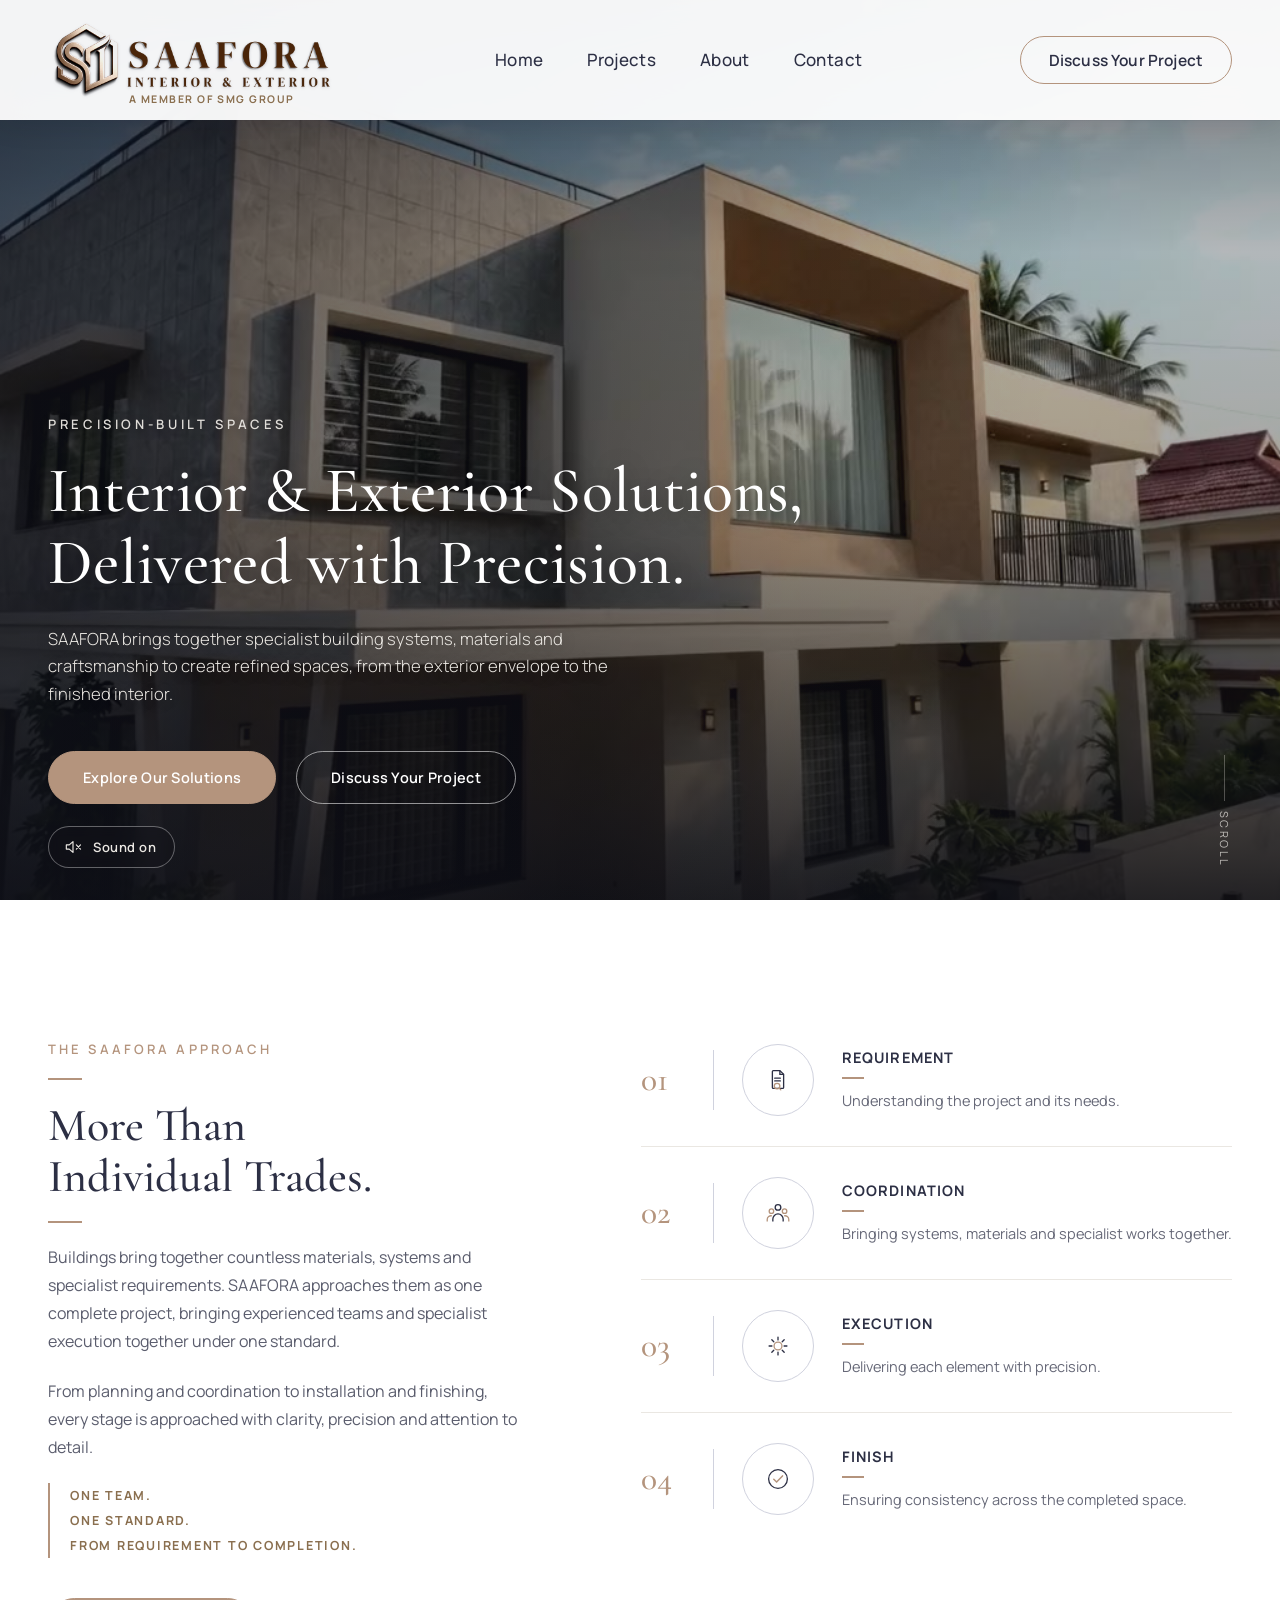
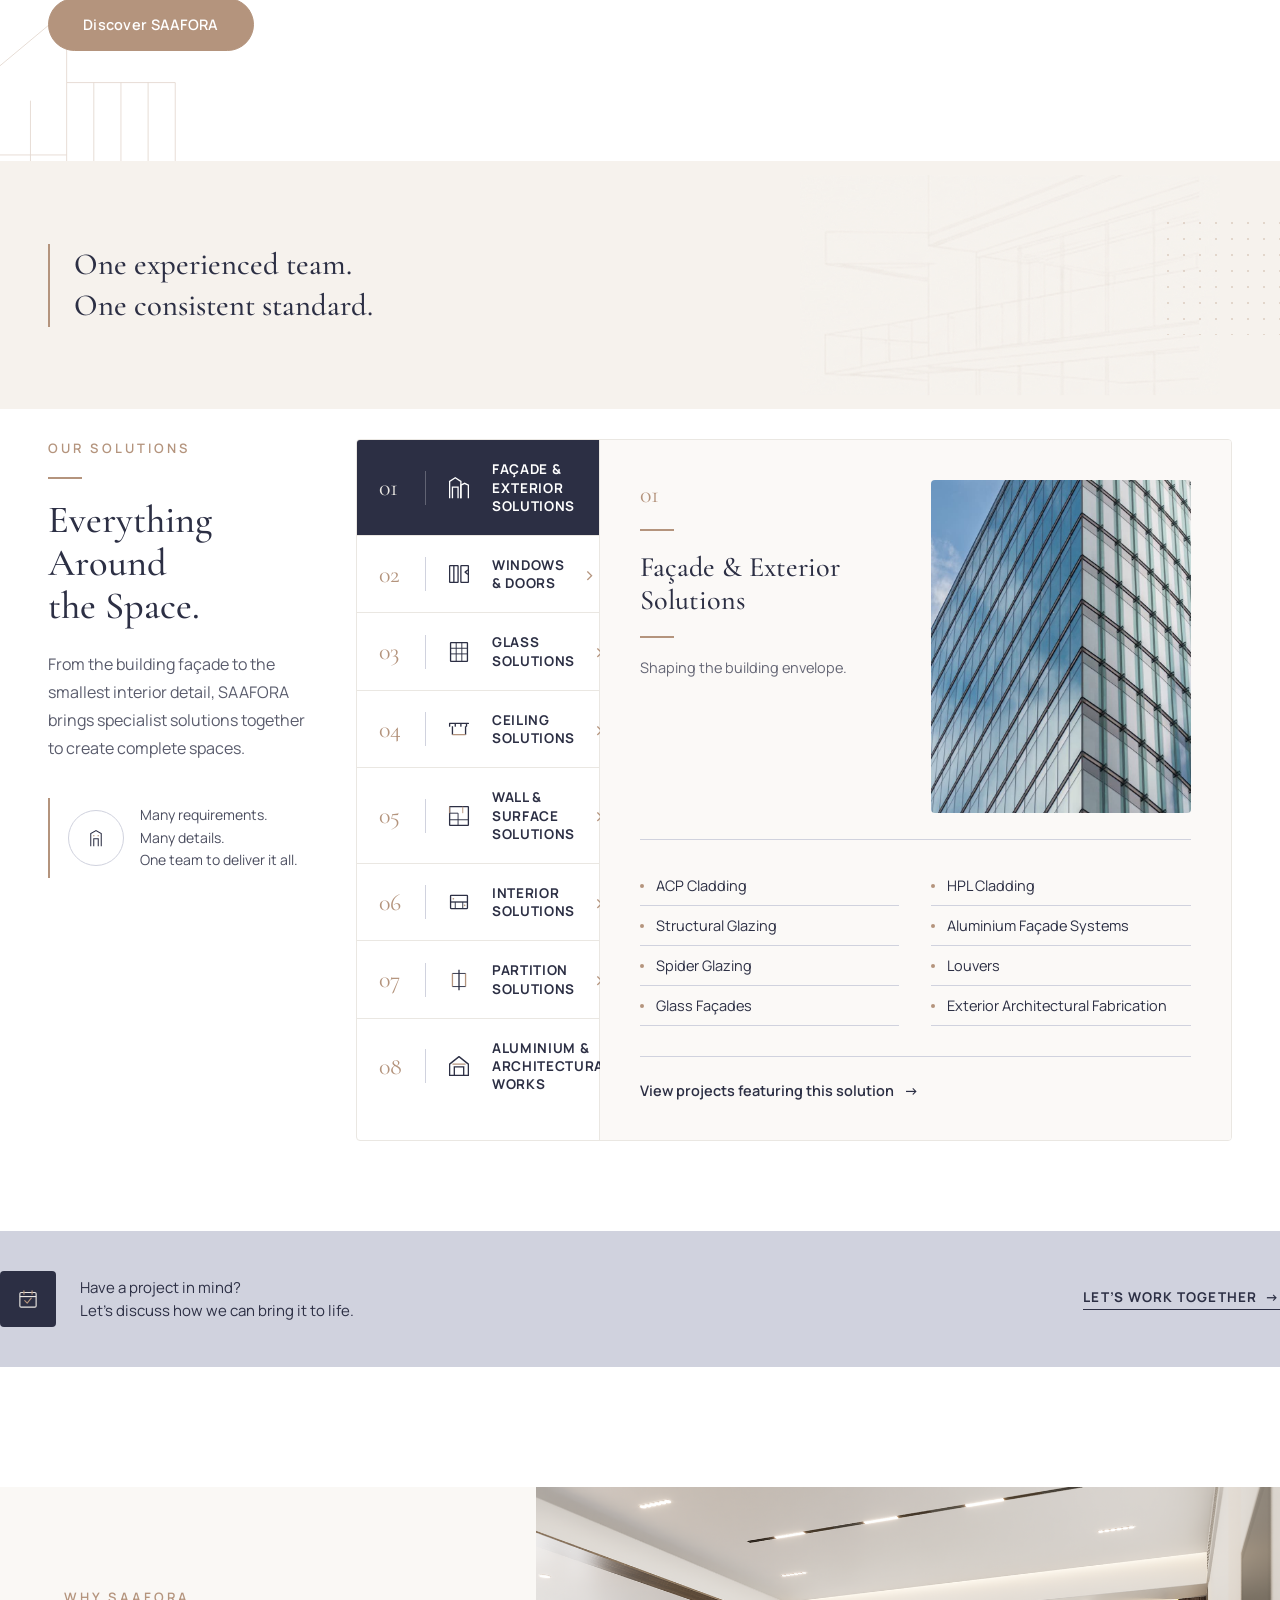
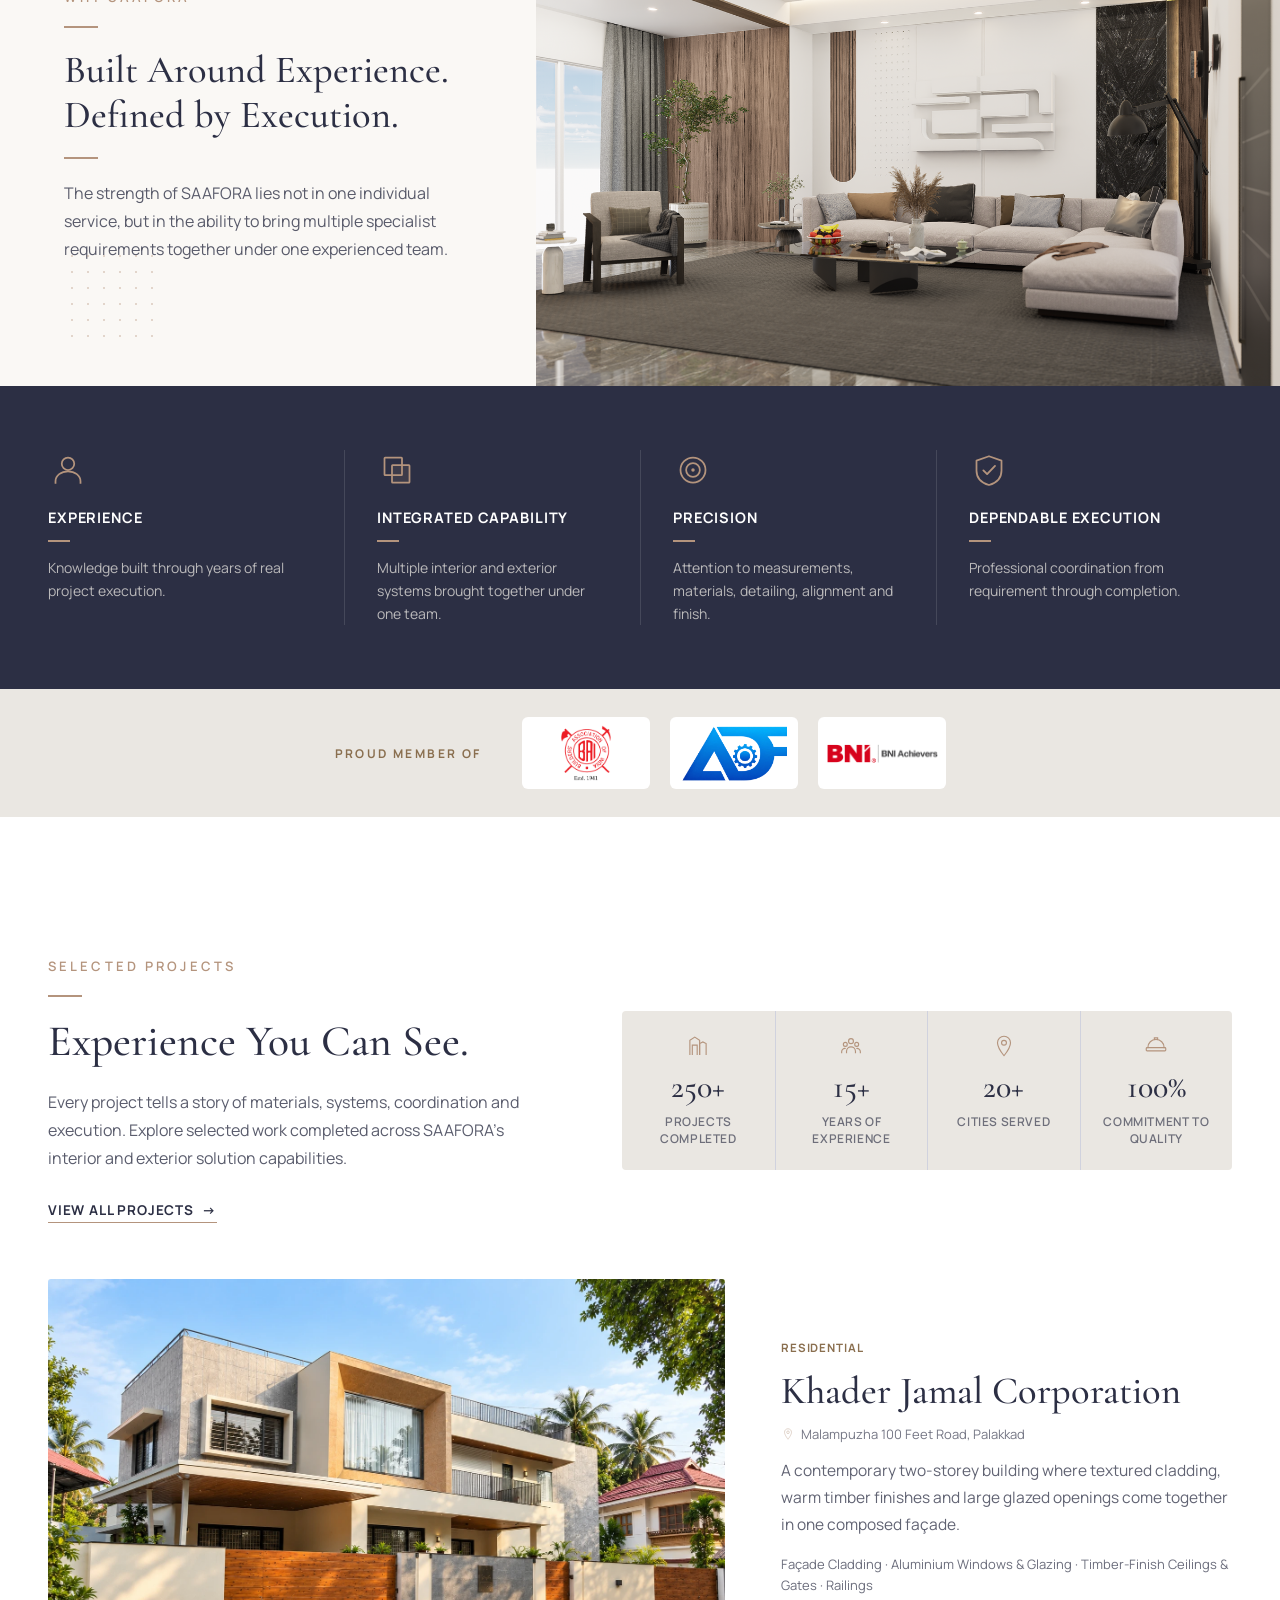
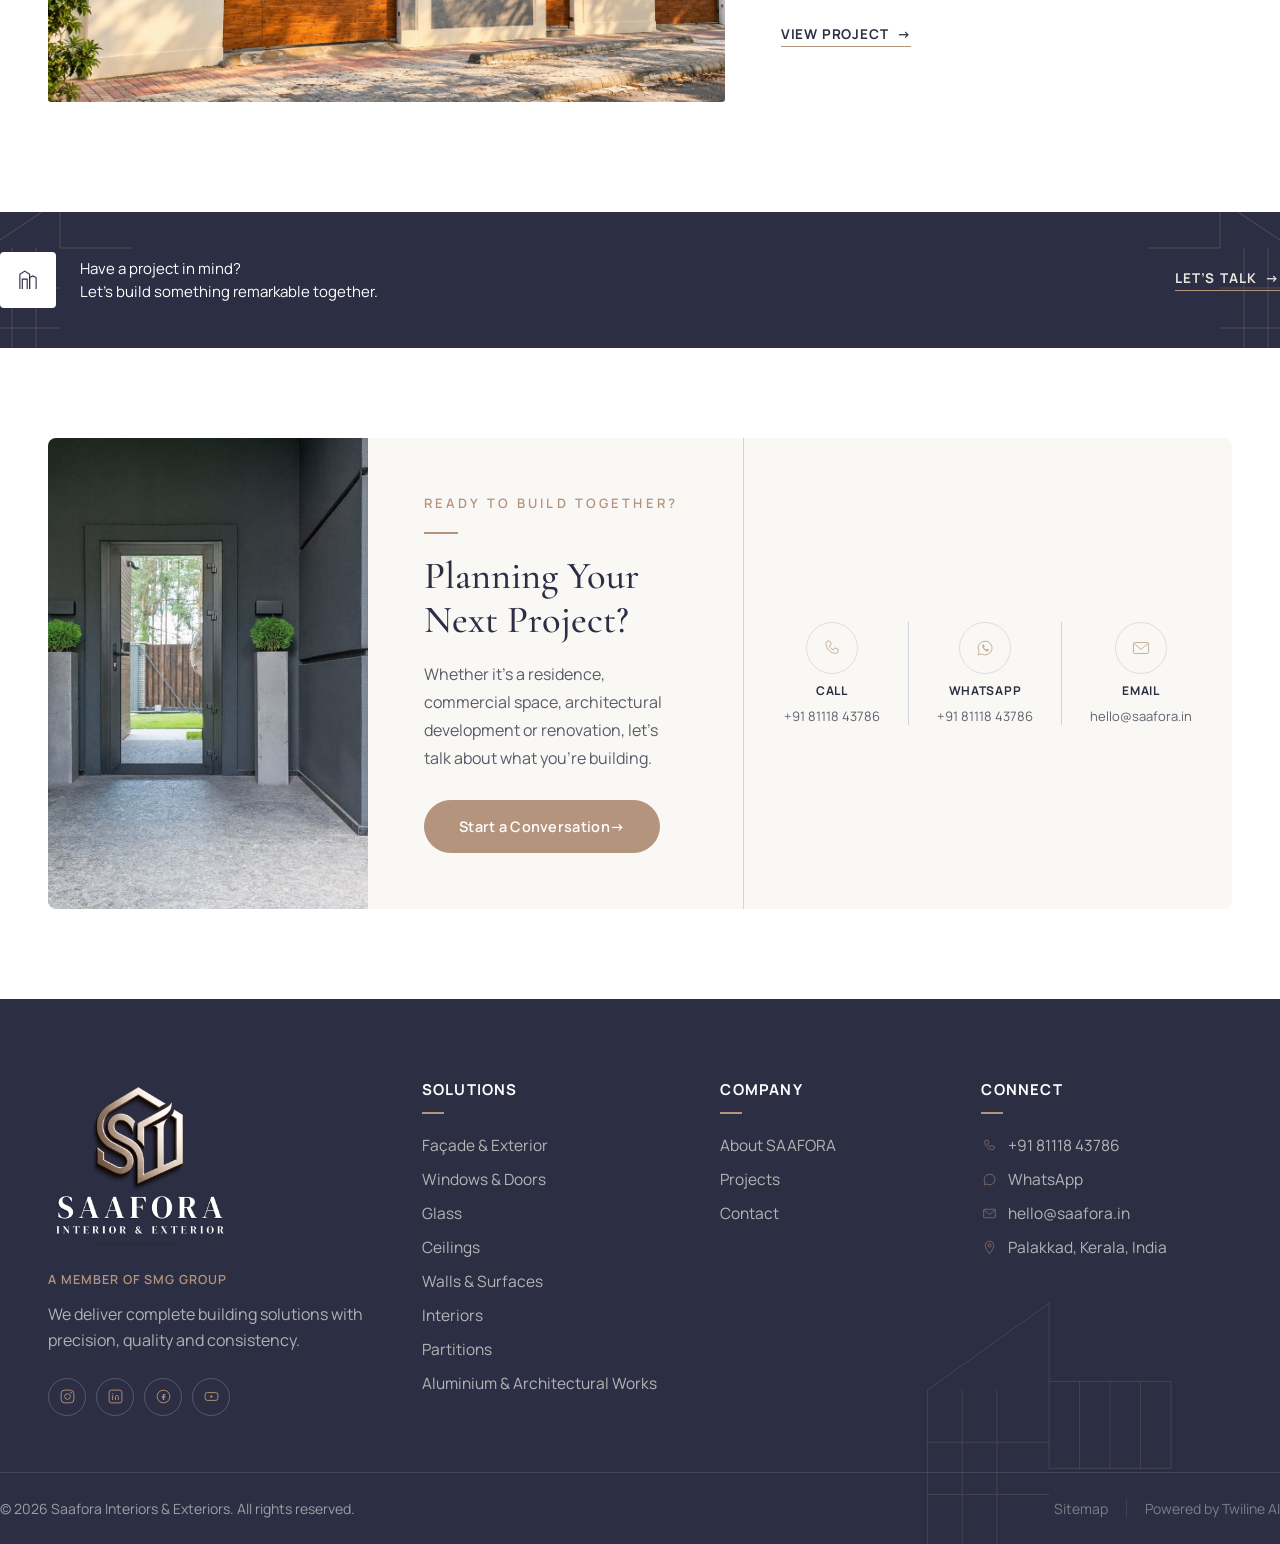
<file: index.html>
<!DOCTYPE html>
<html lang="en">
<head>
<meta charset="UTF-8">
<meta name="viewport" content="width=device-width, initial-scale=1.0">
<title>SAAFORA | Interior & Exterior Solutions, Delivered with Precision</title>
<meta name="description" content="SAAFORA brings together specialist building systems, materials and craftsmanship to create refined spaces, from the exterior envelope to the finished interior.">

<link rel="preconnect" href="https://fonts.googleapis.com">
<link rel="preconnect" href="https://fonts.gstatic.com" crossorigin>
<link href="https://fonts.googleapis.com/css2?family=Cormorant+Garamond:wght@400;500;600&family=Manrope:wght@300;400;500;600;700&display=swap" rel="stylesheet">

<link rel="stylesheet" href="assets/css/style.css?v=20261030">
<link rel="icon" href="assets/img/favicon.png">
</head>
<body>

<header class="site-header" id="siteHeader">
  <div class="nav-inner">
    <a href="index.html" class="brand" aria-label="SAAFORA">
      <img src="assets/img/saafora-lockup-color.png" alt="SAAFORA">
      <span class="brand-tag">A member of SMG Group</span>
    </a>

    <nav>
      <ul class="nav-links">
        <li><a href="index.html">Home</a></li>
        <li><a href="projects.html">Projects</a></li>
        <li><a href="about.html">About</a></li>
        <li><a href="contact.html">Contact</a></li>
        <li class="nav-menu-cta"><a href="contact.html" data-open-promo>Discuss Your Project</a></li>
      </ul>
    </nav>

    <a href="contact.html" class="nav-cta" data-open-promo>Discuss Your Project</a>

    <button class="nav-toggle" id="navToggle" aria-label="Toggle menu">
      <span></span><span></span><span></span>
    </button>
  </div>
</header>

<section class="hero">
  <div class="hero-media">
    <img src="assets/videos/hero-poster.jpg" alt="" id="heroPoster">
    <video
      id="heroVideo"
      autoplay
      muted
      loop
      playsinline
      poster="assets/videos/hero-poster.jpg">
      <source src="assets/videos/hero-saafora.mp4" type="video/mp4">
    </video>
  </div>
  <div class="hero-overlay"></div>

  <div class="hero-content">
    <span class="hero-eyebrow">Precision-Built Spaces</span>
    <h1 class="hero-title">Interior &amp; Exterior Solutions,<br>Delivered with Precision.</h1>
    <p class="hero-subtext">SAAFORA brings together specialist building systems, materials and craftsmanship to create refined spaces, from the exterior envelope to the finished interior.</p>
    <div class="hero-actions">
      <a href="projects.html" class="btn btn-primary">Explore Our Solutions</a>
      <a href="contact.html" class="btn btn-ghost" data-open-promo>Discuss Your Project</a>
    </div>
  </div>

  <button class="hero-sound" id="heroSound" type="button" aria-label="Turn sound on" aria-pressed="false">
    <svg class="icon-muted" viewBox="0 0 24 24" fill="none" xmlns="http://www.w3.org/2000/svg"><path d="M4 9.5v5h3.5L12 18.5v-13L7.5 9.5H4Z" stroke="currentColor" stroke-width="1.4" stroke-linejoin="round"/><path d="M16 9.5l5 5M21 9.5l-5 5" stroke="currentColor" stroke-width="1.4" stroke-linecap="round"/></svg>
    <svg class="icon-sound" viewBox="0 0 24 24" fill="none" xmlns="http://www.w3.org/2000/svg"><path d="M4 9.5v5h3.5L12 18.5v-13L7.5 9.5H4Z" stroke="currentColor" stroke-width="1.4" stroke-linejoin="round"/><path d="M15.5 9a4.2 4.2 0 0 1 0 6M18 6.5a7.8 7.8 0 0 1 0 11" stroke="currentColor" stroke-width="1.4" stroke-linecap="round"/></svg>
    <span class="hero-sound-label">Sound on</span>
  </button>

  <div class="hero-scroll-cue">
    <div class="line"></div>
    <span>Scroll</span>
  </div>
</section>

<section class="approach">
  <div class="approach-bg-art" aria-hidden="true">
    <svg viewBox="0 0 420 520" xmlns="http://www.w3.org/2000/svg" fill="none">
      <path d="M20 500 L20 140 L140 40 L140 120 L260 120" stroke="var(--color-taupe)" stroke-width="1"/>
      <path d="M20 200 L140 200 M20 260 L140 260 M20 320 L140 320 M20 380 L140 380 M20 440 L140 440" stroke="var(--color-taupe)" stroke-width="1"/>
      <path d="M60 140 L60 500 M100 140 L100 500" stroke="var(--color-taupe)" stroke-width="1"/>
      <path d="M140 120 L140 220 L260 220 L260 120" stroke="var(--color-taupe)" stroke-width="1"/>
      <path d="M170 120 L170 220 M200 120 L200 220 M230 120 L230 220" stroke="var(--color-taupe)" stroke-width="1"/>
      <path d="M20 500 L280 500" stroke="var(--color-taupe)" stroke-width="1"/>
    </svg>
  </div>

  <div class="container approach-grid">
    <div class="approach-copy">
      <span class="section-eyebrow">The SAAFORA Approach</span>
      <span class="rule rule-sm"></span>
      <h2 class="approach-title">More Than<br>Individual Trades.</h2>
      <span class="rule rule-sm"></span>
      <p class="approach-text">Buildings bring together countless materials, systems and specialist requirements. SAAFORA approaches them as one complete project, bringing experienced teams and specialist execution together under one standard.</p>
      <p class="approach-text">From planning and coordination to installation and finishing, every stage is approached with clarity, precision and attention to detail.</p>

      <div class="approach-pillars">
        <span>One team.</span>
        <span>One standard.</span>
        <span>From requirement to completion.</span>
      </div>

      <a href="about.html" class="btn btn-primary approach-cta">Discover SAAFORA</a>
    </div>

    <div class="approach-steps">
      <div class="step">
        <span class="step-number">01</span>
        <span class="step-divider"></span>
        <span class="step-icon">
          <svg viewBox="0 0 32 32" fill="none" xmlns="http://www.w3.org/2000/svg">
            <path d="M11 6h7l4 4v14a1 1 0 0 1-1 1H11a1 1 0 0 1-1-1V7a1 1 0 0 1 1-1Z" stroke="var(--color-navy)" stroke-width="1.4"/>
            <path d="M18 6v4h4" stroke="var(--color-navy)" stroke-width="1.4"/>
            <path d="M12.5 14h6M12.5 17h6" stroke="var(--color-navy)" stroke-width="1.4" stroke-linecap="round"/>
            <circle cx="15" cy="22.5" r="3" stroke="var(--color-taupe)" stroke-width="1.4"/>
            <path d="M17.2 24.7 19 26.5" stroke="var(--color-taupe)" stroke-width="1.4" stroke-linecap="round"/>
          </svg>
        </span>
        <div class="step-body">
          <h3>Requirement</h3>
          <span class="rule rule-xs"></span>
          <p>Understanding the project and its needs.</p>
        </div>
      </div>

      <div class="step">
        <span class="step-number">02</span>
        <span class="step-divider"></span>
        <span class="step-icon">
          <svg viewBox="0 0 32 32" fill="none" xmlns="http://www.w3.org/2000/svg">
            <circle cx="16" cy="10" r="3" stroke="var(--color-navy)" stroke-width="1.4"/>
            <circle cx="9" cy="14" r="2.4" stroke="var(--color-taupe)" stroke-width="1.4"/>
            <circle cx="23" cy="14" r="2.4" stroke="var(--color-taupe)" stroke-width="1.4"/>
            <path d="M10.5 25v-2.5a5.5 5.5 0 0 1 11 0V25" stroke="var(--color-navy)" stroke-width="1.4"/>
            <path d="M4.5 25v-2a4 4 0 0 1 5-3.9M27.5 25v-2a4 4 0 0 0-5-3.9" stroke="var(--color-taupe)" stroke-width="1.4"/>
          </svg>
        </span>
        <div class="step-body">
          <h3>Coordination</h3>
          <span class="rule rule-xs"></span>
          <p>Bringing systems, materials and specialist works together.</p>
        </div>
      </div>

      <div class="step">
        <span class="step-number">03</span>
        <span class="step-divider"></span>
        <span class="step-icon">
          <svg viewBox="0 0 32 32" fill="none" xmlns="http://www.w3.org/2000/svg">
            <circle cx="16" cy="16" r="4.2" stroke="var(--color-taupe)" stroke-width="1.4"/>
            <path d="M16 6.5v3M16 22.5v3M25.5 16h-3M9.5 16h-3M22.6 9.4l-2.1 2.1M11.5 20.5l-2.1 2.1M22.6 22.6l-2.1-2.1M11.5 11.5 9.4 9.4" stroke="var(--color-navy)" stroke-width="1.4" stroke-linecap="round"/>
          </svg>
        </span>
        <div class="step-body">
          <h3>Execution</h3>
          <span class="rule rule-xs"></span>
          <p>Delivering each element with precision.</p>
        </div>
      </div>

      <div class="step">
        <span class="step-number">04</span>
        <span class="step-divider"></span>
        <span class="step-icon">
          <svg viewBox="0 0 32 32" fill="none" xmlns="http://www.w3.org/2000/svg">
            <circle cx="16" cy="16" r="10" stroke="var(--color-navy)" stroke-width="1.4"/>
            <path d="M11.5 16.3 14.5 19.3 20.8 12.7" stroke="var(--color-taupe)" stroke-width="1.6" stroke-linecap="round" stroke-linejoin="round"/>
          </svg>
        </span>
        <div class="step-body">
          <h3>Finish</h3>
          <span class="rule rule-xs"></span>
          <p>Ensuring consistency across the completed space.</p>
        </div>
      </div>
    </div>
  </div>

  <div class="approach-band">
    <div class="container band-inner">
      <div class="band-quote-wrap">
        <p class="band-quote">One experienced team.<br>One consistent standard.</p>
      </div>
      <div class="band-art" aria-hidden="true">
        <img src="assets/img/approach-line-art-right.png" alt="">
      </div>
      <div class="band-dots" aria-hidden="true"></div>
    </div>
  </div>
</section>

<section class="solutions" id="solutions">
  <div class="container solutions-grid">
    <div class="solutions-intro">
      <span class="section-eyebrow">Our Solutions</span>
      <span class="rule rule-sm"></span>
      <h2 class="solutions-title">Everything Around<br>the Space.</h2>
      <p class="approach-text">From the building fa&ccedil;ade to the smallest interior detail, SAAFORA brings specialist solutions together to create complete spaces.</p>

      <div class="solutions-callout">
        <span class="callout-icon">
          <svg viewBox="0 0 32 32" fill="none" xmlns="http://www.w3.org/2000/svg">
            <path d="M9 27V10l7-4 7 4v17" stroke="var(--color-navy)" stroke-width="1.4"/>
            <path d="M13 27V17h6v10" stroke="var(--color-navy)" stroke-width="1.4"/>
            <path d="M12 13h2M18 13h2" stroke="var(--color-taupe)" stroke-width="1.4"/>
          </svg>
        </span>
        <p>Many requirements.<br>Many details.<br>One team to deliver it all.</p>
      </div>
    </div>

    <div class="solutions-panel">
      <div class="solutions-tabs" role="tablist" id="solutionsTabs"></div>
      <div class="solutions-detail" id="solutionsDetail"></div>
    </div>
  </div>

  <div class="solutions-band">
    <div class="container band-cta-inner">
      <span class="band-cta-icon">
        <svg viewBox="0 0 32 32" fill="none" xmlns="http://www.w3.org/2000/svg">
          <rect x="6" y="8" width="20" height="18" rx="1.5" stroke="var(--color-cream)" stroke-width="1.4"/>
          <path d="M6 13h20" stroke="var(--color-cream)" stroke-width="1.4"/>
          <path d="M11 6v4M21 6v4" stroke="var(--color-taupe)" stroke-width="1.4" stroke-linecap="round"/>
          <path d="M12 18l3 3 5-6" stroke="var(--color-taupe)" stroke-width="1.4" stroke-linecap="round" stroke-linejoin="round"/>
        </svg>
      </span>
      <p class="band-cta-text">Have a project in mind?<br>Let&rsquo;s discuss how we can bring it to life.</p>
      <a href="contact.html" class="band-cta-link">Let&rsquo;s Work Together <span aria-hidden="true">&rarr;</span></a>
    </div>
  </div>
</section>

<section class="why">
  <div class="why-top">
    <div class="why-copy">
      <span class="section-eyebrow">Why SAAFORA</span>
      <span class="rule rule-sm"></span>
      <h2 class="why-title">Built Around Experience.<br>Defined by Execution.</h2>
      <span class="rule rule-sm"></span>
      <p class="approach-text">The strength of SAAFORA lies not in one individual service, but in the ability to bring multiple specialist requirements together under one experienced team.</p>
      <div class="why-dots" aria-hidden="true"></div>
    </div>
    <div class="why-image">
      <img src="assets/img/why/why-saafora.jpg" alt="Refined interior space delivered by SAAFORA">
    </div>
  </div>

  <div class="why-pillars">
    <div class="container pillars-grid">
      <div class="pillar">
        <span class="pillar-icon">
          <svg viewBox="0 0 32 32" fill="none" xmlns="http://www.w3.org/2000/svg">
            <circle cx="16" cy="11" r="5" stroke="var(--color-taupe)" stroke-width="1.4"/>
            <path d="M6 27v-2c0-4.4 4.5-8 10-8s10 3.6 10 8v2" stroke="var(--color-taupe)" stroke-width="1.4"/>
          </svg>
        </span>
        <h3>Experience</h3>
        <span class="rule rule-xs light"></span>
        <p>Knowledge built through years of real project execution.</p>
      </div>

      <div class="pillar">
        <span class="pillar-icon">
          <svg viewBox="0 0 32 32" fill="none" xmlns="http://www.w3.org/2000/svg">
            <rect x="6" y="6" width="14" height="14" rx="0.5" stroke="var(--color-taupe)" stroke-width="1.4"/>
            <rect x="12" y="12" width="14" height="14" rx="0.5" stroke="var(--color-taupe)" stroke-width="1.4" fill="rgba(180,148,125,0.12)"/>
          </svg>
        </span>
        <h3>Integrated Capability</h3>
        <span class="rule rule-xs light"></span>
        <p>Multiple interior and exterior systems brought together under one team.</p>
      </div>

      <div class="pillar">
        <span class="pillar-icon">
          <svg viewBox="0 0 32 32" fill="none" xmlns="http://www.w3.org/2000/svg">
            <circle cx="16" cy="16" r="10" stroke="var(--color-taupe)" stroke-width="1.4"/>
            <circle cx="16" cy="16" r="5.5" stroke="var(--color-taupe)" stroke-width="1.4"/>
            <circle cx="16" cy="16" r="1.4" fill="var(--color-taupe)"/>
          </svg>
        </span>
        <h3>Precision</h3>
        <span class="rule rule-xs light"></span>
        <p>Attention to measurements, materials, detailing, alignment and finish.</p>
      </div>

      <div class="pillar">
        <span class="pillar-icon">
          <svg viewBox="0 0 32 32" fill="none" xmlns="http://www.w3.org/2000/svg">
            <path d="M16 5l10 3.5v8c0 6-4.2 9.8-10 11.5C10.2 26.3 6 22.5 6 16.5v-8L16 5Z" stroke="var(--color-taupe)" stroke-width="1.4" stroke-linejoin="round"/>
            <path d="M11.5 16.3 14.5 19.3 20.8 12.7" stroke="var(--color-taupe)" stroke-width="1.5" stroke-linecap="round" stroke-linejoin="round"/>
          </svg>
        </span>
        <h3>Dependable Execution</h3>
        <span class="rule rule-xs light"></span>
        <p>Professional coordination from requirement through completion.</p>
      </div>
    </div>
  </div>

  <div class="memberships-strip" id="memberships">
    <div class="container memberships-inner">
      <span class="memberships-label">Proud Member Of</span>
      <ul class="memberships-logos">
        <li><span class="membership-logo"><img src="assets/img/about/bai.png" alt="Builders&rsquo; Association of India" loading="lazy"></span></li>
        <li><span class="membership-logo"><img src="assets/img/about/adf.webp" alt="The Aluminium Dealers Forum" loading="lazy"></span></li>
        <li><span class="membership-logo"><img src="assets/img/about/bni.webp" alt="BNI Achievers Palakkad" loading="lazy"></span></li>
      </ul>
    </div>
  </div>
</section>

<section class="projects">
  <div class="container projects-top">
    <div class="projects-intro">
      <span class="section-eyebrow">Selected Projects</span>
      <span class="rule rule-sm"></span>
      <h2 class="projects-title">Experience You Can See.</h2>
      <p class="approach-text">Every project tells a story of materials, systems, coordination and execution. Explore selected work completed across SAAFORA&rsquo;s interior and exterior solution capabilities.</p>
      <a href="projects.html" class="text-link">View All Projects <span aria-hidden="true">&rarr;</span></a>
    </div>

    <div class="projects-stats">
      <div class="stat">
        <svg viewBox="0 0 32 32" fill="none" xmlns="http://www.w3.org/2000/svg">
          <path d="M6 27V9l6-4 6 4v18" stroke="var(--color-taupe)" stroke-width="1.4"/>
          <path d="M18 27V13l4-2 4 2v14" stroke="var(--color-taupe)" stroke-width="1.4"/>
          <path d="M9 27V15h6v12" stroke="var(--color-taupe)" stroke-width="1.4"/>
        </svg>
        <strong>250+</strong>
        <span>Projects Completed</span>
      </div>
      <div class="stat">
        <svg viewBox="0 0 32 32" fill="none" xmlns="http://www.w3.org/2000/svg">
          <circle cx="16" cy="10" r="3" stroke="var(--color-taupe)" stroke-width="1.4"/>
          <circle cx="9" cy="14" r="2.4" stroke="var(--color-taupe)" stroke-width="1.4"/>
          <circle cx="23" cy="14" r="2.4" stroke="var(--color-taupe)" stroke-width="1.4"/>
          <path d="M10.5 25v-2.5a5.5 5.5 0 0 1 11 0V25" stroke="var(--color-taupe)" stroke-width="1.4"/>
          <path d="M4.5 25v-2a4 4 0 0 1 5-3.9M27.5 25v-2a4 4 0 0 0-5-3.9" stroke="var(--color-taupe)" stroke-width="1.4"/>
        </svg>
        <strong>15+</strong>
        <span>Years of Experience</span>
      </div>
      <div class="stat">
        <svg viewBox="0 0 32 32" fill="none" xmlns="http://www.w3.org/2000/svg">
          <path d="M16 4c-4.4 0-8 3.5-8 8 0 6 8 16 8 16s8-10 8-16c0-4.5-3.6-8-8-8Z" stroke="var(--color-taupe)" stroke-width="1.4" stroke-linejoin="round"/>
          <circle cx="16" cy="12" r="3" stroke="var(--color-taupe)" stroke-width="1.4"/>
        </svg>
        <strong>20+</strong>
        <span>Cities Served</span>
      </div>
      <div class="stat">
        <svg viewBox="0 0 32 32" fill="none" xmlns="http://www.w3.org/2000/svg">
          <path d="M6 18c0-6 4.5-10 10-10s10 4 10 10" stroke="var(--color-taupe)" stroke-width="1.4" stroke-linecap="round"/>
          <rect x="4" y="18" width="24" height="4" rx="1" stroke="var(--color-taupe)" stroke-width="1.4"/>
          <path d="M14 8.5V6h4v2.5" stroke="var(--color-taupe)" stroke-width="1.4"/>
        </svg>
        <strong>100%</strong>
        <span>Commitment to Quality</span>
      </div>
    </div>
  </div>

  <div class="container projects-grid is-single" id="projectsGrid">
    <article class="project-card is-featured" data-category="residential">
      <a href="project-detail.html?slug=khader-jamal-corporation" class="project-media">
        <img src="assets/img/projects/khader-jamal/cover.webp" alt="Khader Jamal Corporation building, Malampuzha 100 Feet Road, Palakkad">
      </a>
      <div class="project-body">
        <span class="project-category">Residential</span>
        <h3><a href="project-detail.html?slug=khader-jamal-corporation">Khader Jamal Corporation</a></h3>
        <span class="project-location">
          <svg viewBox="0 0 32 32" fill="none" xmlns="http://www.w3.org/2000/svg"><path d="M16 4c-4.4 0-8 3.5-8 8 0 6 8 16 8 16s8-10 8-16c0-4.5-3.6-8-8-8Z" stroke="var(--color-taupe)" stroke-width="1.4" stroke-linejoin="round"/><circle cx="16" cy="12" r="3" stroke="var(--color-taupe)" stroke-width="1.4"/></svg>
          Malampuzha 100 Feet Road, Palakkad
        </span>
        <p class="project-summary">A contemporary two-storey building where textured cladding, warm timber finishes and large glazed openings come together in one composed fa&ccedil;ade.</p>
        <p class="project-scope">Fa&ccedil;ade Cladding &middot; Aluminium Windows &amp; Glazing &middot; Timber-Finish Ceilings &amp; Gates &middot; Railings</p>
        <a href="project-detail.html?slug=khader-jamal-corporation" class="text-link">View Project <span aria-hidden="true">&rarr;</span></a>
      </div>
    </article>
  </div>

  <div class="projects-band">
    <svg class="band-art-left" viewBox="0 0 300 260" fill="none" xmlns="http://www.w3.org/2000/svg" aria-hidden="true">
      <path d="M10 250 L10 90 L100 30 L100 90 L190 90" stroke="var(--color-taupe)" stroke-width="1"/>
      <path d="M40 90 L40 250 M70 90 L70 250" stroke="var(--color-taupe)" stroke-width="1"/>
      <path d="M10 140 L100 140 M10 190 L100 190" stroke="var(--color-taupe)" stroke-width="1"/>
    </svg>
    <div class="container band-cta-inner">
      <span class="band-cta-icon light">
        <svg viewBox="0 0 32 32" fill="none" xmlns="http://www.w3.org/2000/svg">
          <path d="M6 27V9l6-4 6 4v18" stroke="var(--color-navy)" stroke-width="1.4"/>
          <path d="M18 27V13l4-2 4 2v14" stroke="var(--color-navy)" stroke-width="1.4"/>
          <path d="M9 27V15h6v12" stroke="var(--color-navy)" stroke-width="1.4"/>
        </svg>
      </span>
      <p class="band-cta-text">Have a project in mind?<br>Let&rsquo;s build something remarkable together.</p>
      <a href="contact.html" class="band-cta-link">Let&rsquo;s Talk <span aria-hidden="true">&rarr;</span></a>
    </div>
    <svg class="band-art-right" viewBox="0 0 300 260" fill="none" xmlns="http://www.w3.org/2000/svg" aria-hidden="true">
      <path d="M290 250 L290 90 L200 30 L200 90 L110 90" stroke="var(--color-taupe)" stroke-width="1"/>
      <path d="M260 90 L260 250 M230 90 L230 250" stroke="var(--color-taupe)" stroke-width="1"/>
      <path d="M290 140 L200 140 M290 190 L200 190" stroke="var(--color-taupe)" stroke-width="1"/>
    </svg>
  </div>
</section>

<section class="cta-band">
  <div class="container cta-inner">
    <div class="cta-image">
      <img src="assets/img/cta/planning-next-project.jpg" alt="Modern entrance detail">
    </div>

    <div class="cta-content">
      <span class="section-eyebrow">Ready to Build Together?</span>
      <span class="rule rule-sm"></span>
      <h2 class="cta-title">Planning Your<br>Next Project?</h2>
      <p class="approach-text">Whether it&rsquo;s a residence, commercial space, architectural development or renovation, let&rsquo;s talk about what you&rsquo;re building.</p>
      <a href="contact.html" class="btn btn-primary">Start a Conversation <span aria-hidden="true">&rarr;</span></a>
    </div>

    <div class="cta-contacts">
      <a href="tel:+918111843786" class="cta-contact">
        <span class="cta-contact-icon">
          <svg viewBox="0 0 32 32" fill="none" xmlns="http://www.w3.org/2000/svg"><path d="M9 6h4l2 5-3 2c1.2 2.6 3.2 4.6 5.8 5.8l2-3 5 2v4c0 1.1-.9 2-2 2C13.4 23.8 8.2 18.6 7 9c0-1.1.9-2 2-2Z" stroke="var(--color-taupe)" stroke-width="1.4" stroke-linejoin="round"/></svg>
        </span>
        <strong>Call</strong>
        <span>+91 81118 43786</span>
      </a>
      <a href="https://wa.me/918111843786" target="_blank" rel="noopener" class="cta-contact">
        <span class="cta-contact-icon">
          <svg viewBox="0 0 32 32" fill="none" xmlns="http://www.w3.org/2000/svg"><path d="M16 6a10 10 0 0 0-8.7 15L6 26l5.2-1.4A10 10 0 1 0 16 6Z" stroke="var(--color-taupe)" stroke-width="1.4" stroke-linejoin="round"/><path d="M12 12.2c0-.7.6-1.2 1.2-1.2h.9c.3 0 .6.2.7.5l.8 2c.1.3 0 .6-.2.8l-.9.9c.6 1.4 1.7 2.5 3.1 3.1l.9-.9c.2-.2.5-.3.8-.2l2 .8c.3.1.5.4.5.7v.9c0 .7-.6 1.2-1.3 1.2-4.6-.1-8.4-3.9-8.5-8.6Z" fill="var(--color-taupe)"/></svg>
        </span>
        <strong>WhatsApp</strong>
        <span>+91 81118 43786</span>
      </a>
      <a href="mailto:hello@saafora.in" class="cta-contact">
        <span class="cta-contact-icon">
          <svg viewBox="0 0 32 32" fill="none" xmlns="http://www.w3.org/2000/svg"><rect x="5" y="8" width="22" height="16" rx="1.5" stroke="var(--color-taupe)" stroke-width="1.4"/><path d="M6 9.5 16 18l10-8.5" stroke="var(--color-taupe)" stroke-width="1.4" stroke-linecap="round" stroke-linejoin="round"/></svg>
        </span>
        <strong>Email</strong>
        <span>hello@saafora.in</span>
      </a>
    </div>
  </div>
</section>

<footer class="site-footer">
  <svg class="footer-bg-art" viewBox="0 0 460 360" fill="none" xmlns="http://www.w3.org/2000/svg" aria-hidden="true">
    <path d="M20 340 L20 160 L160 60 L160 150 L300 150" stroke="var(--color-taupe)" stroke-width="1"/>
    <path d="M20 220 L160 220 M20 280 L160 280" stroke="var(--color-taupe)" stroke-width="1"/>
    <path d="M60 160 L60 340 M100 160 L100 340" stroke="var(--color-taupe)" stroke-width="1"/>
    <path d="M160 150 L160 250 L300 250 L300 150" stroke="var(--color-taupe)" stroke-width="1"/>
    <path d="M195 150 L195 250 M230 150 L230 250 M265 150 L265 250" stroke="var(--color-taupe)" stroke-width="1"/>
    <path d="M20 340 L340 340" stroke="var(--color-taupe)" stroke-width="1"/>
  </svg>

  <div class="container footer-top">
    <div class="footer-brand">
      <img src="assets/img/saafora-lockup-navy.png" alt="SAAFORA" class="footer-logo">
      <span class="footer-group-tag">A member of SMG Group</span>
      <p>We deliver complete building solutions with precision, quality and consistency.</p>
      <div class="footer-social">
        <a href="#" aria-label="Instagram"><svg viewBox="0 0 24 24" fill="none" xmlns="http://www.w3.org/2000/svg"><rect x="3" y="3" width="18" height="18" rx="5" stroke="currentColor" stroke-width="1.3"/><circle cx="12" cy="12" r="4" stroke="currentColor" stroke-width="1.3"/><circle cx="17.2" cy="6.8" r="1" fill="currentColor"/></svg></a>
        <a href="#" aria-label="LinkedIn"><svg viewBox="0 0 24 24" fill="none" xmlns="http://www.w3.org/2000/svg"><rect x="3" y="3" width="18" height="18" rx="3" stroke="currentColor" stroke-width="1.3"/><path d="M8 10.5v6M8 7.8v.1M12 16.5v-3.7c0-1.5 1-2.3 2.2-2.3 1.2 0 1.8.8 1.8 2.3v3.7" stroke="currentColor" stroke-width="1.3" stroke-linecap="round"/></svg></a>
        <a href="#" aria-label="Facebook"><svg viewBox="0 0 24 24" fill="none" xmlns="http://www.w3.org/2000/svg"><circle cx="12" cy="12" r="9" stroke="currentColor" stroke-width="1.3"/><path d="M13.8 8.5h-1.3c-.9 0-1.5.6-1.5 1.5v1.5H9.5v2h1.5V17h2v-3.5h1.5l.3-2h-1.8v-1.2c0-.4.2-.7.7-.7h1.1V8.5Z" fill="currentColor"/></svg></a>
        <a href="#" aria-label="YouTube"><svg viewBox="0 0 24 24" fill="none" xmlns="http://www.w3.org/2000/svg"><rect x="3" y="6.5" width="18" height="11" rx="3" stroke="currentColor" stroke-width="1.3"/><path d="M10.5 9.8v4.4l3.8-2.2-3.8-2.2Z" fill="currentColor"/></svg></a>
      </div>
    </div>

    <div class="footer-col">
      <h4>Solutions</h4>
      <span class="rule rule-xs light"></span>
      <ul>
        <li><a href="index.html#solutions">Fa&ccedil;ade &amp; Exterior</a></li>
        <li><a href="index.html#solutions">Windows &amp; Doors</a></li>
        <li><a href="index.html#solutions">Glass</a></li>
        <li><a href="index.html#solutions">Ceilings</a></li>
        <li><a href="index.html#solutions">Walls &amp; Surfaces</a></li>
        <li><a href="index.html#solutions">Interiors</a></li>
        <li><a href="index.html#solutions">Partitions</a></li>
        <li><a href="index.html#solutions">Aluminium &amp; Architectural Works</a></li>
      </ul>
    </div>

    <div class="footer-col">
      <h4>Company</h4>
      <span class="rule rule-xs light"></span>
      <ul>
        <li><a href="about.html">About SAAFORA</a></li>
        <li><a href="projects.html">Projects</a></li>
        <li><a href="contact.html">Contact</a></li>
      </ul>
    </div>

    <div class="footer-col">
      <h4>Connect</h4>
      <span class="rule rule-xs light"></span>
      <ul class="footer-connect">
        <li>
          <a href="tel:+918111843786">
            <svg viewBox="0 0 32 32" fill="none" xmlns="http://www.w3.org/2000/svg"><path d="M9 6h4l2 5-3 2c1.2 2.6 3.2 4.6 5.8 5.8l2-3 5 2v4c0 1.1-.9 2-2 2C13.4 23.8 8.2 18.6 7 9c0-1.1.9-2 2-2Z" stroke="var(--color-taupe)" stroke-width="1.4" stroke-linejoin="round"/></svg>
            +91 81118 43786
          </a>
        </li>
        <li>
          <a href="https://wa.me/918111843786" target="_blank" rel="noopener">
            <svg viewBox="0 0 32 32" fill="none" xmlns="http://www.w3.org/2000/svg"><path d="M16 6a10 10 0 0 0-8.7 15L6 26l5.2-1.4A10 10 0 1 0 16 6Z" stroke="var(--color-taupe)" stroke-width="1.4" stroke-linejoin="round"/></svg>
            WhatsApp
          </a>
        </li>
        <li>
          <a href="mailto:hello@saafora.in">
            <svg viewBox="0 0 32 32" fill="none" xmlns="http://www.w3.org/2000/svg"><rect x="5" y="8" width="22" height="16" rx="1.5" stroke="var(--color-taupe)" stroke-width="1.4"/><path d="M6 9.5 16 18l10-8.5" stroke="var(--color-taupe)" stroke-width="1.4" stroke-linecap="round" stroke-linejoin="round"/></svg>
            hello@saafora.in
          </a>
        </li>
        <li>
          <span class="footer-location">
            <svg viewBox="0 0 32 32" fill="none" xmlns="http://www.w3.org/2000/svg"><path d="M16 4c-4.4 0-8 3.5-8 8 0 6 8 16 8 16s8-10 8-16c0-4.5-3.6-8-8-8Z" stroke="var(--color-taupe)" stroke-width="1.4" stroke-linejoin="round"/><circle cx="16" cy="12" r="3" stroke="var(--color-taupe)" stroke-width="1.4"/></svg>
            Palakkad, Kerala, India
          </span>
        </li>
      </ul>
    </div>
  </div>

  <div class="container footer-bottom">
    <span>&copy; <span id="footerYear"></span> Saafora Interiors &amp; Exteriors. All rights reserved.</span>
    <div class="footer-legal">
      <a href="sitemap.html">Sitemap</a>
      <a href="https://twilineai.com/" target="_blank" rel="noopener">Powered by Twiline AI</a>
    </div>
  </div>
</footer>

<div class="promo-overlay" id="promoOverlay" aria-hidden="true">
  <div class="promo-modal" role="dialog" aria-modal="true" aria-labelledby="promoHeading">
    <button class="promo-close" id="promoClose" aria-label="Close">&times;</button>
    <div class="promo-content">
      <span class="promo-eyebrow">A Welcome Offer from SAAFORA</span>
      <span class="rule rule-xs"></span>
      <h2 id="promoHeading" class="promo-heading">Planning Something New?</h2>
      <p class="promo-sub">Let SAAFORA make the first step a little more rewarding.</p>
      <div class="promo-offer">
        <span class="promo-offer-amount">10% <em>OFF</em></span>
        <span class="promo-offer-note">On Any Selected Service</span>
      </div>
      <a href="#" id="promoClaim" class="promo-cta" target="_blank" rel="noopener">Claim 10% Off <span aria-hidden="true">&rarr;</span></a>
      <button class="promo-later" id="promoLater" type="button">Maybe Later</button>
      <p class="promo-disclaimer">Offer applicable to new project enquiries only. Terms and conditions apply.</p>
    </div>
    <div class="promo-media">
      <img src="assets/img/popup/welcome-offer.jpg" alt="">
    </div>
  </div>
</div>

<script src="assets/js/solutions-data.js"></script>
<script src="assets/js/solutions.js"></script>
<script src="assets/js/main.js?v=20261029"></script>
<script src="assets/js/welcome-popup.js?v=20261031"></script>
</body>
</html>
</file>
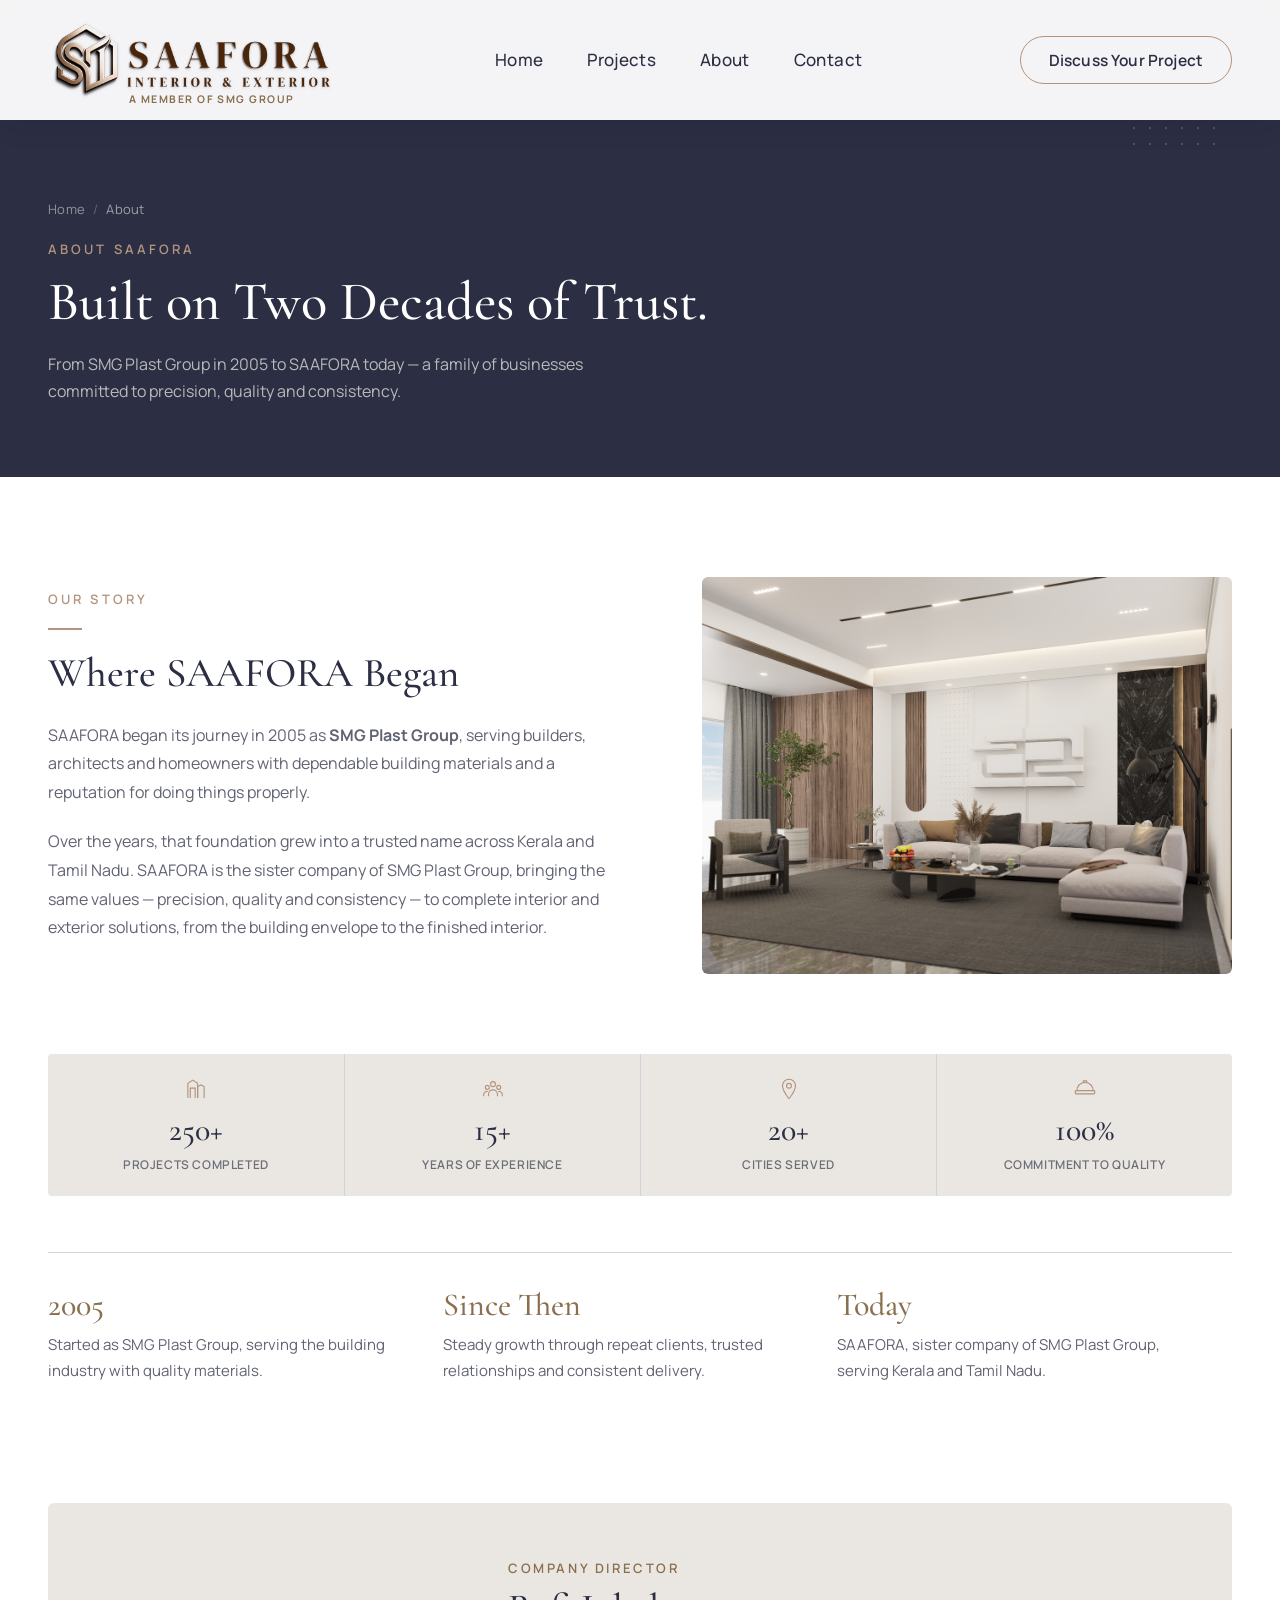
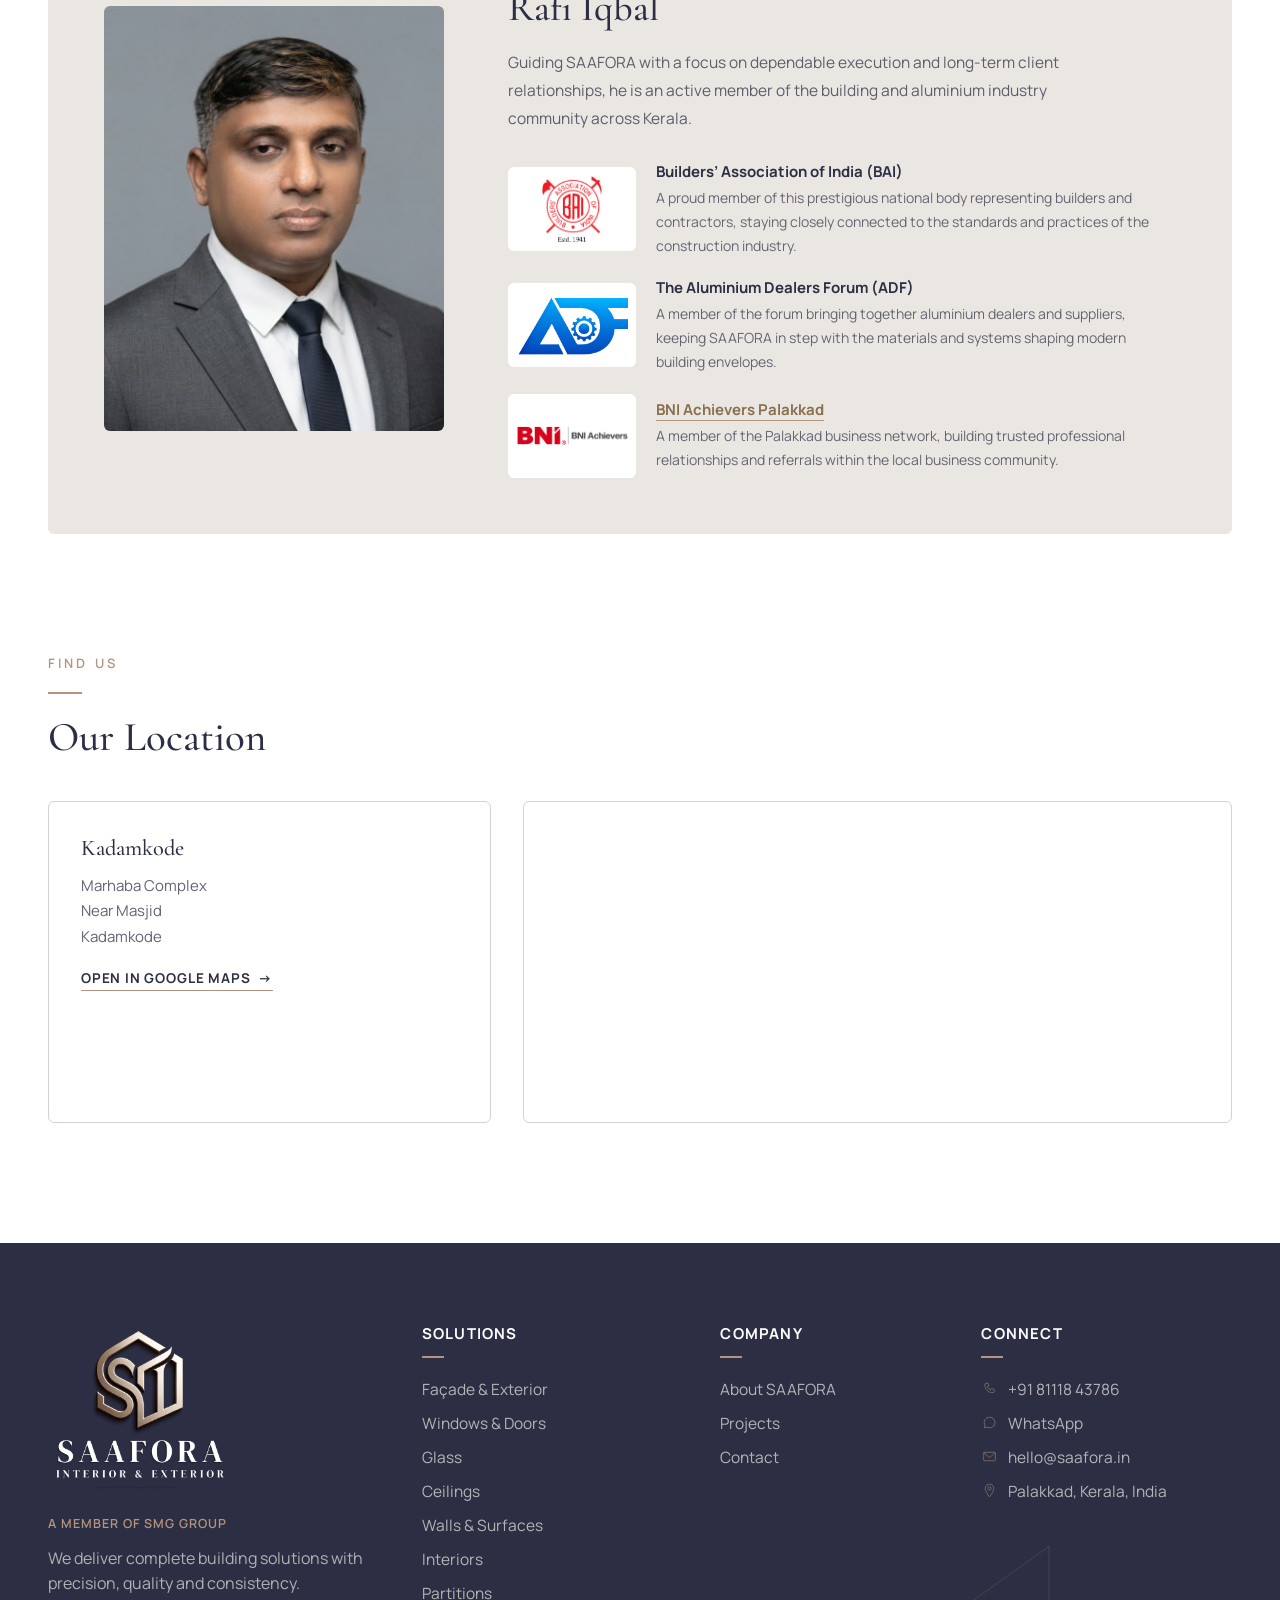
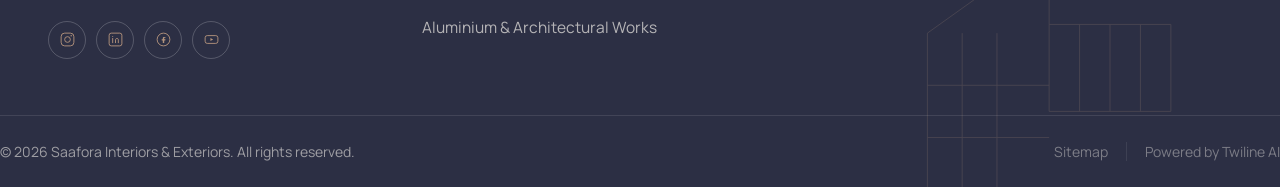
<file: about.html>
<!DOCTYPE html>
<html lang="en">
<head>
<meta charset="UTF-8">
<meta name="viewport" content="width=device-width, initial-scale=1.0">
<title>About | SAAFORA Interior & Exterior Solutions</title>
<meta name="description" content="SAAFORA began as SMG Plast Group in 2005. Learn about our story, our director and our commitment to precision, quality and consistency across Kerala and Tamil Nadu.">

<link rel="preconnect" href="https://fonts.googleapis.com">
<link rel="preconnect" href="https://fonts.gstatic.com" crossorigin>
<link href="https://fonts.googleapis.com/css2?family=Cormorant+Garamond:wght@400;500;600&family=Manrope:wght@300;400;500;600;700&display=swap" rel="stylesheet">

<link rel="stylesheet" href="assets/css/style.css?v=20261030">
<link rel="icon" href="assets/img/favicon.png">
</head>
<body>

<header class="site-header" id="siteHeader">
  <div class="nav-inner">
    <a href="index.html" class="brand" aria-label="SAAFORA">
      <img src="assets/img/saafora-lockup-color.png" alt="SAAFORA">
      <span class="brand-tag">A member of SMG Group</span>
    </a>

    <nav>
      <ul class="nav-links">
        <li><a href="index.html">Home</a></li>
        <li><a href="projects.html">Projects</a></li>
        <li><a href="about.html">About</a></li>
        <li><a href="contact.html">Contact</a></li>
        <li class="nav-menu-cta"><a href="contact.html" data-open-promo>Discuss Your Project</a></li>
      </ul>
    </nav>

    <a href="contact.html" class="nav-cta" data-open-promo>Discuss Your Project</a>

    <button class="nav-toggle" id="navToggle" aria-label="Toggle menu">
      <span></span><span></span><span></span>
    </button>
  </div>
</header>

<section class="page-header">
  <span class="page-header-dots" aria-hidden="true"></span>
  <div class="container">
    <div class="breadcrumb">
      <a href="index.html">Home</a><span class="sep">/</span><span>About</span>
    </div>
    <span class="page-header-eyebrow">About SAAFORA</span>
    <h1 class="page-header-heading">Built on Two Decades of Trust.</h1>
    <p>From SMG Plast Group in 2005 to SAAFORA today &mdash; a family of businesses committed to precision, quality and consistency.</p>
  </div>
</section>

<section class="about-story">
  <div class="container about-story-grid">
    <div class="about-text">
      <span class="section-eyebrow">Our Story</span>
      <span class="rule rule-sm"></span>
      <h2 class="about-title">Where SAAFORA Began</h2>
      <p>SAAFORA began its journey in 2005 as <strong>SMG Plast Group</strong>, serving builders, architects and homeowners with dependable building materials and a reputation for doing things properly.</p>
      <p>Over the years, that foundation grew into a trusted name across Kerala and Tamil Nadu. SAAFORA is the sister company of SMG Plast Group, bringing the same values &mdash; precision, quality and consistency &mdash; to complete interior and exterior solutions, from the building envelope to the finished interior.</p>
    </div>
    <div class="about-media">
      <img src="assets/img/why/why-saafora.jpg" alt="Interior finished by SAAFORA">
    </div>
  </div>
</section>

<section class="about-stats">
  <div class="container">
    <div class="projects-stats">
      <div class="stat">
        <svg viewBox="0 0 32 32" fill="none" xmlns="http://www.w3.org/2000/svg">
          <path d="M6 27V9l6-4 6 4v18" stroke="var(--color-taupe)" stroke-width="1.4"/>
          <path d="M18 27V13l4-2 4 2v14" stroke="var(--color-taupe)" stroke-width="1.4"/>
          <path d="M9 27V15h6v12" stroke="var(--color-taupe)" stroke-width="1.4"/>
        </svg>
        <strong>250+</strong>
        <span>Projects Completed</span>
      </div>
      <div class="stat">
        <svg viewBox="0 0 32 32" fill="none" xmlns="http://www.w3.org/2000/svg">
          <circle cx="16" cy="10" r="3" stroke="var(--color-taupe)" stroke-width="1.4"/>
          <circle cx="9" cy="14" r="2.4" stroke="var(--color-taupe)" stroke-width="1.4"/>
          <circle cx="23" cy="14" r="2.4" stroke="var(--color-taupe)" stroke-width="1.4"/>
          <path d="M10.5 25v-2.5a5.5 5.5 0 0 1 11 0V25" stroke="var(--color-taupe)" stroke-width="1.4"/>
          <path d="M4.5 25v-2a4 4 0 0 1 5-3.9M27.5 25v-2a4 4 0 0 0-5-3.9" stroke="var(--color-taupe)" stroke-width="1.4"/>
        </svg>
        <strong>15+</strong>
        <span>Years of Experience</span>
      </div>
      <div class="stat">
        <svg viewBox="0 0 32 32" fill="none" xmlns="http://www.w3.org/2000/svg">
          <path d="M16 4c-4.4 0-8 3.5-8 8 0 6 8 16 8 16s8-10 8-16c0-4.5-3.6-8-8-8Z" stroke="var(--color-taupe)" stroke-width="1.4" stroke-linejoin="round"/>
          <circle cx="16" cy="12" r="3" stroke="var(--color-taupe)" stroke-width="1.4"/>
        </svg>
        <strong>20+</strong>
        <span>Cities Served</span>
      </div>
      <div class="stat">
        <svg viewBox="0 0 32 32" fill="none" xmlns="http://www.w3.org/2000/svg">
          <path d="M6 18c0-6 4.5-10 10-10s10 4 10 10" stroke="var(--color-taupe)" stroke-width="1.4" stroke-linecap="round"/>
          <rect x="4" y="18" width="24" height="4" rx="1" stroke="var(--color-taupe)" stroke-width="1.4"/>
          <path d="M14 8.5V6h4v2.5" stroke="var(--color-taupe)" stroke-width="1.4"/>
        </svg>
        <strong>100%</strong>
        <span>Commitment to Quality</span>
      </div>
    </div>

    <div class="about-timeline">
      <div class="about-timeline-item">
        <strong>2005</strong>
        <span>Started as SMG Plast Group, serving the building industry with quality materials.</span>
      </div>
      <div class="about-timeline-item">
        <strong>Since Then</strong>
        <span>Steady growth through repeat clients, trusted relationships and consistent delivery.</span>
      </div>
      <div class="about-timeline-item">
        <strong>Today</strong>
        <span>SAAFORA, sister company of SMG Plast Group, serving Kerala and Tamil Nadu.</span>
      </div>
    </div>
  </div>
</section>

<section class="about-director">
  <div class="container">
    <div class="about-director-card">
      <div class="director-photo">
        <img src="assets/img/about/director.jpg" alt="Rafi Iqbal, Director of SAAFORA">
      </div>
      <div>
        <span class="director-role">Company Director</span>
        <h2 class="director-name">Rafi Iqbal</h2>
        <p class="director-bio">Guiding SAAFORA with a focus on dependable execution and long-term client relationships, he is an active member of the building and aluminium industry community across Kerala.</p>
        <ul class="director-memberships">
          <li>
            <span class="membership-logo"><img src="assets/img/about/bai.png" alt="Builders&rsquo; Association of India logo"></span>
            <div>
              <strong>Builders&rsquo; Association of India (BAI)</strong>
            <span>A proud member of this prestigious national body representing builders and contractors, staying closely connected to the standards and practices of the construction industry.</span>
            </div>
          </li>
          <li>
            <span class="membership-logo"><img src="assets/img/about/adf.webp" alt="Aluminium Dealers Forum logo"></span>
            <div>
              <strong>The Aluminium Dealers Forum (ADF)</strong>
            <span>A member of the forum bringing together aluminium dealers and suppliers, keeping SAAFORA in step with the materials and systems shaping modern building envelopes.</span>
            </div>
          </li>
          <li>
            <span class="membership-logo"><img src="assets/img/about/bni.webp" alt="BNI Achievers logo"></span>
            <div>
              <strong><a href="https://bni-palakkad.in/palakkad-bni-achievers/en-IN/memberdetails?encryptedMemberId=DWJMJkYLAkpD8GUg%2FbLczA%3D%3D&amp;cmsv3=true&amp;name=RAFI+IQBAL" target="_blank" rel="noopener">BNI Achievers Palakkad</a></strong>
            <span>A member of the Palakkad business network, building trusted professional relationships and referrals within the local business community.</span>
            </div>
          </li>
        </ul>
      </div>
    </div>
  </div>
</section>

<section class="about-locations">
  <div class="container">
    <span class="section-eyebrow">Find Us</span>
    <span class="rule rule-sm"></span>
    <h2 class="about-title">Our Location</h2>
    <div class="about-locations-grid">
      <div class="location-card">
        <h3>Kadamkode</h3>
        <p>Marhaba Complex<br>Near Masjid<br>Kadamkode</p>
        <a href="https://www.google.com/maps/place/SMG+PLAST/@10.757546,76.6724818,968m/data=!3m2!1e3!4b1!4m6!3m5!1s0x3ba86db884f9aca1:0xb04b085a59408b13!8m2!3d10.757546!4d76.6724818!16s%2Fg%2F11npy81379" target="_blank" rel="noopener" class="text-link">Open in Google Maps <span aria-hidden="true">&rarr;</span></a>
      </div>
      <div class="location-map">
        <iframe src="https://maps.google.com/maps?q=10.757546,76.6724818&z=17&output=embed" loading="lazy" referrerpolicy="no-referrer-when-downgrade" title="SMG Plast location map"></iframe>
      </div>
    </div>
  </div>
</section>

<footer class="site-footer">
  <svg class="footer-bg-art" viewBox="0 0 460 360" fill="none" xmlns="http://www.w3.org/2000/svg" aria-hidden="true">
    <path d="M20 340 L20 160 L160 60 L160 150 L300 150" stroke="var(--color-taupe)" stroke-width="1"/>
    <path d="M20 220 L160 220 M20 280 L160 280" stroke="var(--color-taupe)" stroke-width="1"/>
    <path d="M60 160 L60 340 M100 160 L100 340" stroke="var(--color-taupe)" stroke-width="1"/>
    <path d="M160 150 L160 250 L300 250 L300 150" stroke="var(--color-taupe)" stroke-width="1"/>
    <path d="M195 150 L195 250 M230 150 L230 250 M265 150 L265 250" stroke="var(--color-taupe)" stroke-width="1"/>
    <path d="M20 340 L340 340" stroke="var(--color-taupe)" stroke-width="1"/>
  </svg>

  <div class="container footer-top">
    <div class="footer-brand">
      <img src="assets/img/saafora-lockup-navy.png" alt="SAAFORA" class="footer-logo">
      <span class="footer-group-tag">A member of SMG Group</span>
      <p>We deliver complete building solutions with precision, quality and consistency.</p>
      <div class="footer-social">
        <a href="#" aria-label="Instagram"><svg viewBox="0 0 24 24" fill="none" xmlns="http://www.w3.org/2000/svg"><rect x="3" y="3" width="18" height="18" rx="5" stroke="currentColor" stroke-width="1.3"/><circle cx="12" cy="12" r="4" stroke="currentColor" stroke-width="1.3"/><circle cx="17.2" cy="6.8" r="1" fill="currentColor"/></svg></a>
        <a href="#" aria-label="LinkedIn"><svg viewBox="0 0 24 24" fill="none" xmlns="http://www.w3.org/2000/svg"><rect x="3" y="3" width="18" height="18" rx="3" stroke="currentColor" stroke-width="1.3"/><path d="M8 10.5v6M8 7.8v.1M12 16.5v-3.7c0-1.5 1-2.3 2.2-2.3 1.2 0 1.8.8 1.8 2.3v3.7" stroke="currentColor" stroke-width="1.3" stroke-linecap="round"/></svg></a>
        <a href="#" aria-label="Facebook"><svg viewBox="0 0 24 24" fill="none" xmlns="http://www.w3.org/2000/svg"><circle cx="12" cy="12" r="9" stroke="currentColor" stroke-width="1.3"/><path d="M13.8 8.5h-1.3c-.9 0-1.5.6-1.5 1.5v1.5H9.5v2h1.5V17h2v-3.5h1.5l.3-2h-1.8v-1.2c0-.4.2-.7.7-.7h1.1V8.5Z" fill="currentColor"/></svg></a>
        <a href="#" aria-label="YouTube"><svg viewBox="0 0 24 24" fill="none" xmlns="http://www.w3.org/2000/svg"><rect x="3" y="6.5" width="18" height="11" rx="3" stroke="currentColor" stroke-width="1.3"/><path d="M10.5 9.8v4.4l3.8-2.2-3.8-2.2Z" fill="currentColor"/></svg></a>
      </div>
    </div>

    <div class="footer-col">
      <h4>Solutions</h4>
      <span class="rule rule-xs light"></span>
      <ul>
        <li><a href="index.html#solutions">Fa&ccedil;ade &amp; Exterior</a></li>
        <li><a href="index.html#solutions">Windows &amp; Doors</a></li>
        <li><a href="index.html#solutions">Glass</a></li>
        <li><a href="index.html#solutions">Ceilings</a></li>
        <li><a href="index.html#solutions">Walls &amp; Surfaces</a></li>
        <li><a href="index.html#solutions">Interiors</a></li>
        <li><a href="index.html#solutions">Partitions</a></li>
        <li><a href="index.html#solutions">Aluminium &amp; Architectural Works</a></li>
      </ul>
    </div>

    <div class="footer-col">
      <h4>Company</h4>
      <span class="rule rule-xs light"></span>
      <ul>
        <li><a href="about.html">About SAAFORA</a></li>
        <li><a href="projects.html">Projects</a></li>
        <li><a href="contact.html">Contact</a></li>
      </ul>
    </div>

    <div class="footer-col">
      <h4>Connect</h4>
      <span class="rule rule-xs light"></span>
      <ul class="footer-connect">
        <li>
          <a href="tel:+918111843786">
            <svg viewBox="0 0 32 32" fill="none" xmlns="http://www.w3.org/2000/svg"><path d="M9 6h4l2 5-3 2c1.2 2.6 3.2 4.6 5.8 5.8l2-3 5 2v4c0 1.1-.9 2-2 2C13.4 23.8 8.2 18.6 7 9c0-1.1.9-2 2-2Z" stroke="var(--color-taupe)" stroke-width="1.4" stroke-linejoin="round"/></svg>
            +91 81118 43786
          </a>
        </li>
        <li>
          <a href="https://wa.me/918111843786" target="_blank" rel="noopener">
            <svg viewBox="0 0 32 32" fill="none" xmlns="http://www.w3.org/2000/svg"><path d="M16 6a10 10 0 0 0-8.7 15L6 26l5.2-1.4A10 10 0 1 0 16 6Z" stroke="var(--color-taupe)" stroke-width="1.4" stroke-linejoin="round"/></svg>
            WhatsApp
          </a>
        </li>
        <li>
          <a href="mailto:hello@saafora.in">
            <svg viewBox="0 0 32 32" fill="none" xmlns="http://www.w3.org/2000/svg"><rect x="5" y="8" width="22" height="16" rx="1.5" stroke="var(--color-taupe)" stroke-width="1.4"/><path d="M6 9.5 16 18l10-8.5" stroke="var(--color-taupe)" stroke-width="1.4" stroke-linecap="round" stroke-linejoin="round"/></svg>
            hello@saafora.in
          </a>
        </li>
        <li>
          <span class="footer-location">
            <svg viewBox="0 0 32 32" fill="none" xmlns="http://www.w3.org/2000/svg"><path d="M16 4c-4.4 0-8 3.5-8 8 0 6 8 16 8 16s8-10 8-16c0-4.5-3.6-8-8-8Z" stroke="var(--color-taupe)" stroke-width="1.4" stroke-linejoin="round"/><circle cx="16" cy="12" r="3" stroke="var(--color-taupe)" stroke-width="1.4"/></svg>
            Palakkad, Kerala, India
          </span>
        </li>
      </ul>
    </div>
  </div>

  <div class="container footer-bottom">
    <span>&copy; <span id="footerYear"></span> Saafora Interiors &amp; Exteriors. All rights reserved.</span>
    <div class="footer-legal">
      <a href="sitemap.html">Sitemap</a>
      <a href="https://twilineai.com/" target="_blank" rel="noopener">Powered by Twiline AI</a>
    </div>
  </div>
</footer>

<div class="promo-overlay" id="promoOverlay" aria-hidden="true">
  <div class="promo-modal" role="dialog" aria-modal="true" aria-labelledby="promoHeading">
    <button class="promo-close" id="promoClose" aria-label="Close">&times;</button>
    <div class="promo-content">
      <span class="promo-eyebrow">A Welcome Offer from SAAFORA</span>
      <span class="rule rule-xs"></span>
      <h2 id="promoHeading" class="promo-heading">Planning Something New?</h2>
      <p class="promo-sub">Let SAAFORA make the first step a little more rewarding.</p>
      <div class="promo-offer">
        <span class="promo-offer-amount">10% <em>OFF</em></span>
        <span class="promo-offer-note">On Any Selected Service</span>
      </div>
      <a href="#" id="promoClaim" class="promo-cta" target="_blank" rel="noopener">Claim 10% Off <span aria-hidden="true">&rarr;</span></a>
      <button class="promo-later" id="promoLater" type="button">Maybe Later</button>
      <p class="promo-disclaimer">Offer applicable to new project enquiries only. Terms and conditions apply.</p>
    </div>
    <div class="promo-media">
      <img src="assets/img/popup/welcome-offer.jpg" alt="">
    </div>
  </div>
</div>

<script src="assets/js/main.js?v=20261029"></script>
<script src="assets/js/welcome-popup.js?v=20261031"></script>
</body>
</html>
</file>
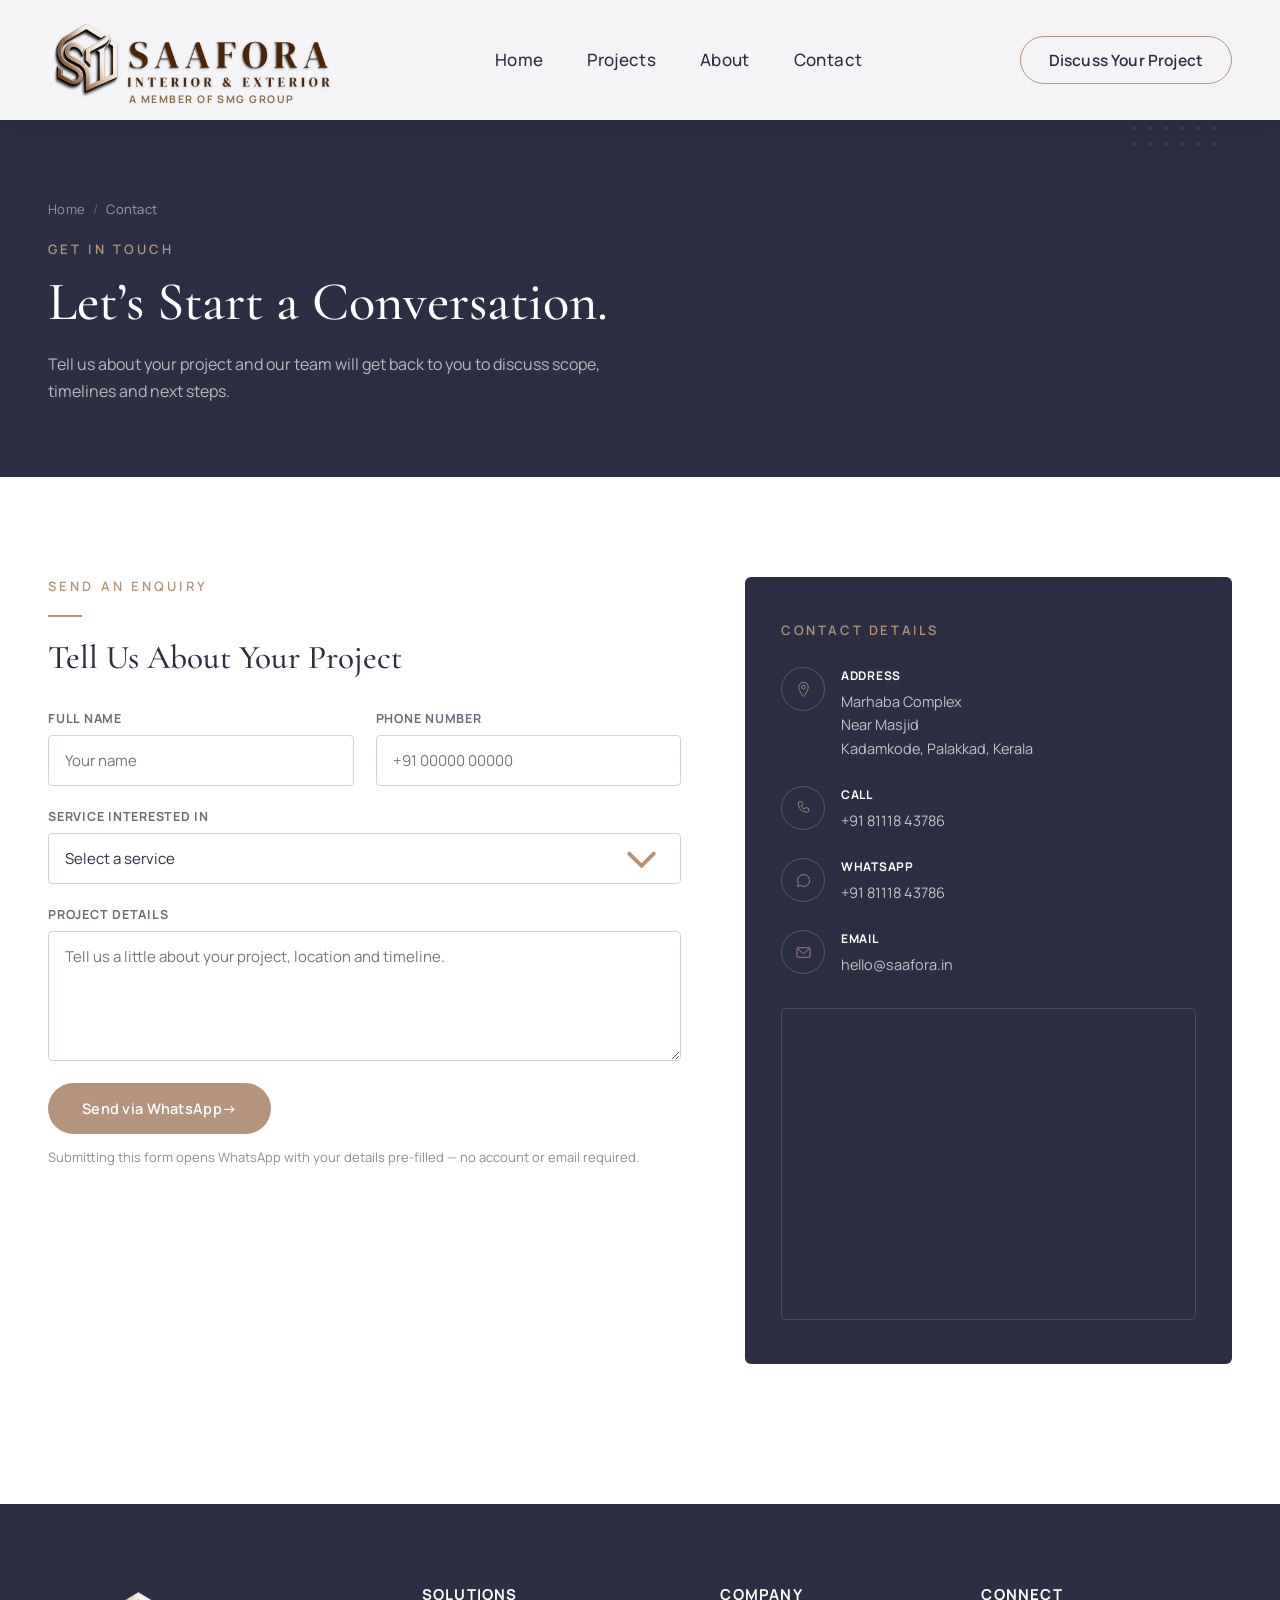
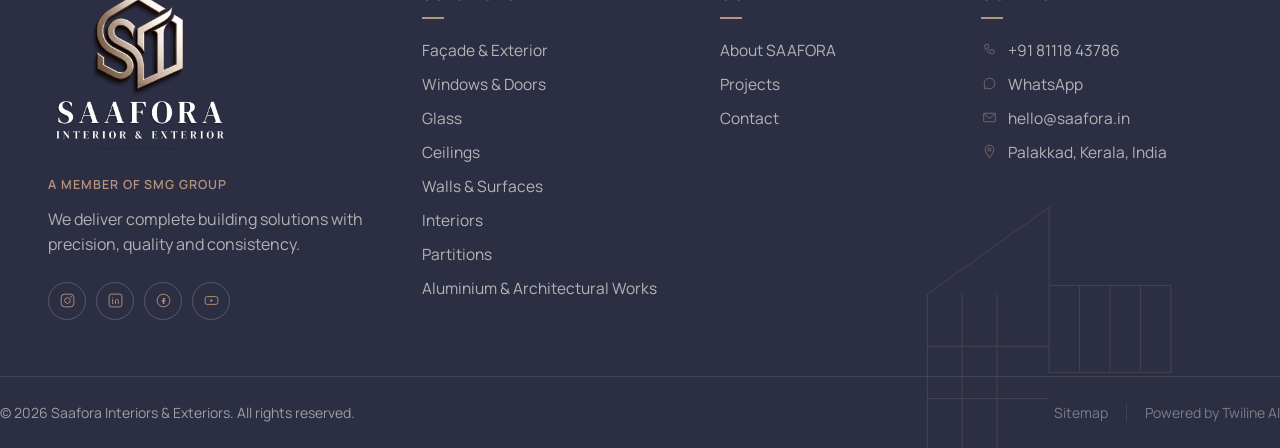
<file: contact.html>
<!DOCTYPE html>
<html lang="en">
<head>
<meta charset="UTF-8">
<meta name="viewport" content="width=device-width, initial-scale=1.0">
<title>Contact | SAAFORA Interior & Exterior Solutions</title>
<meta name="description" content="Get in touch with SAAFORA to discuss your interior or exterior project. Call, WhatsApp or send an enquiry and our team will get back to you.">

<link rel="preconnect" href="https://fonts.googleapis.com">
<link rel="preconnect" href="https://fonts.gstatic.com" crossorigin>
<link href="https://fonts.googleapis.com/css2?family=Cormorant+Garamond:wght@400;500;600&family=Manrope:wght@300;400;500;600;700&display=swap" rel="stylesheet">

<link rel="stylesheet" href="assets/css/style.css?v=20261030">
<link rel="icon" href="assets/img/favicon.png">
</head>
<body>

<header class="site-header" id="siteHeader">
  <div class="nav-inner">
    <a href="index.html" class="brand" aria-label="SAAFORA">
      <img src="assets/img/saafora-lockup-color.png" alt="SAAFORA">
      <span class="brand-tag">A member of SMG Group</span>
    </a>

    <nav>
      <ul class="nav-links">
        <li><a href="index.html">Home</a></li>
        <li><a href="projects.html">Projects</a></li>
        <li><a href="about.html">About</a></li>
        <li><a href="contact.html">Contact</a></li>
        <li class="nav-menu-cta"><a href="contact.html" data-open-promo>Discuss Your Project</a></li>
      </ul>
    </nav>

    <a href="contact.html" class="nav-cta" data-open-promo>Discuss Your Project</a>

    <button class="nav-toggle" id="navToggle" aria-label="Toggle menu">
      <span></span><span></span><span></span>
    </button>
  </div>
</header>

<section class="page-header">
  <span class="page-header-dots" aria-hidden="true"></span>
  <div class="container">
    <div class="breadcrumb">
      <a href="index.html">Home</a><span class="sep">/</span><span>Contact</span>
    </div>
    <span class="page-header-eyebrow">Get In Touch</span>
    <h1 class="page-header-heading">Let&rsquo;s Start a Conversation.</h1>
    <p>Tell us about your project and our team will get back to you to discuss scope, timelines and next steps.</p>
  </div>
</section>

<section class="contact-section">
  <div class="container contact-grid">
    <div class="contact-form-card">
      <span class="section-eyebrow">Send an Enquiry</span>
      <span class="rule rule-sm"></span>
      <h2 class="contact-form-title">Tell Us About Your Project</h2>

      <form id="contactForm">
        <div class="form-row">
          <div class="form-group">
            <label for="contactName">Full Name</label>
            <input type="text" id="contactName" name="name" placeholder="Your name" required>
          </div>
          <div class="form-group">
            <label for="contactPhone">Phone Number</label>
            <input type="tel" id="contactPhone" name="phone" placeholder="+91 00000 00000" required>
          </div>
        </div>

        <div class="form-group">
          <label for="contactService">Service Interested In</label>
          <select id="contactService" name="service" required>
            <option value="" disabled selected>Select a service</option>
            <option value="Fa&ccedil;ade &amp; Exterior">Fa&ccedil;ade &amp; Exterior</option>
            <option value="Windows &amp; Doors">Windows &amp; Doors</option>
            <option value="Glass">Glass</option>
            <option value="Ceilings">Ceilings</option>
            <option value="Walls &amp; Surfaces">Walls &amp; Surfaces</option>
            <option value="Interiors">Interiors</option>
            <option value="Partitions">Partitions</option>
            <option value="Aluminium &amp; Architectural Works">Aluminium &amp; Architectural Works</option>
            <option value="Not Sure Yet">Not Sure Yet</option>
          </select>
        </div>

        <div class="form-group">
          <label for="contactMessage">Project Details</label>
          <textarea id="contactMessage" name="message" placeholder="Tell us a little about your project, location and timeline."></textarea>
        </div>

        <div class="form-submit">
          <button type="submit" class="btn btn-primary">Send via WhatsApp <span aria-hidden="true">&rarr;</span></button>
          <p class="form-note">Submitting this form opens WhatsApp with your details pre-filled &mdash; no account or email required.</p>
        </div>
      </form>
    </div>

    <aside class="contact-info-card">
      <span class="contact-info-title">Contact Details</span>

      <div class="contact-info-item">
        <span class="contact-info-icon">
          <svg viewBox="0 0 32 32" fill="none" xmlns="http://www.w3.org/2000/svg"><path d="M16 4c-4.4 0-8 3.5-8 8 0 6 8 16 8 16s8-10 8-16c0-4.5-3.6-8-8-8Z" stroke="var(--color-taupe)" stroke-width="1.4" stroke-linejoin="round"/><circle cx="16" cy="12" r="3" stroke="var(--color-taupe)" stroke-width="1.4"/></svg>
        </span>
        <div>
          <strong>Address</strong>
          <span>Marhaba Complex<br>Near Masjid<br>Kadamkode, Palakkad, Kerala</span>
        </div>
      </div>

      <div class="contact-info-item">
        <span class="contact-info-icon">
          <svg viewBox="0 0 32 32" fill="none" xmlns="http://www.w3.org/2000/svg"><path d="M9 6h4l2 5-3 2c1.2 2.6 3.2 4.6 5.8 5.8l2-3 5 2v4c0 1.1-.9 2-2 2C13.4 23.8 8.2 18.6 7 9c0-1.1.9-2 2-2Z" stroke="var(--color-taupe)" stroke-width="1.4" stroke-linejoin="round"/></svg>
        </span>
        <div>
          <strong>Call</strong>
          <a href="tel:+918111843786">+91 81118 43786</a>
        </div>
      </div>

      <div class="contact-info-item">
        <span class="contact-info-icon">
          <svg viewBox="0 0 32 32" fill="none" xmlns="http://www.w3.org/2000/svg"><path d="M16 6a10 10 0 0 0-8.7 15L6 26l5.2-1.4A10 10 0 1 0 16 6Z" stroke="var(--color-taupe)" stroke-width="1.4" stroke-linejoin="round"/></svg>
        </span>
        <div>
          <strong>WhatsApp</strong>
          <a href="https://wa.me/918111843786" target="_blank" rel="noopener">+91 81118 43786</a>
        </div>
      </div>

      <div class="contact-info-item">
        <span class="contact-info-icon">
          <svg viewBox="0 0 32 32" fill="none" xmlns="http://www.w3.org/2000/svg"><rect x="5" y="8" width="22" height="16" rx="1.5" stroke="var(--color-taupe)" stroke-width="1.4"/><path d="M6 9.5 16 18l10-8.5" stroke="var(--color-taupe)" stroke-width="1.4" stroke-linecap="round" stroke-linejoin="round"/></svg>
        </span>
        <div>
          <strong>Email</strong>
          <a href="mailto:hello@saafora.in">hello@saafora.in</a>
        </div>
      </div>

      <div class="contact-map">
        <iframe src="https://maps.google.com/maps?q=10.757546,76.6724818&z=17&output=embed" loading="lazy" referrerpolicy="no-referrer-when-downgrade" title="SAAFORA location map"></iframe>
      </div>
    </aside>
  </div>
</section>

<footer class="site-footer">
  <svg class="footer-bg-art" viewBox="0 0 460 360" fill="none" xmlns="http://www.w3.org/2000/svg" aria-hidden="true">
    <path d="M20 340 L20 160 L160 60 L160 150 L300 150" stroke="var(--color-taupe)" stroke-width="1"/>
    <path d="M20 220 L160 220 M20 280 L160 280" stroke="var(--color-taupe)" stroke-width="1"/>
    <path d="M60 160 L60 340 M100 160 L100 340" stroke="var(--color-taupe)" stroke-width="1"/>
    <path d="M160 150 L160 250 L300 250 L300 150" stroke="var(--color-taupe)" stroke-width="1"/>
    <path d="M195 150 L195 250 M230 150 L230 250 M265 150 L265 250" stroke="var(--color-taupe)" stroke-width="1"/>
    <path d="M20 340 L340 340" stroke="var(--color-taupe)" stroke-width="1"/>
  </svg>

  <div class="container footer-top">
    <div class="footer-brand">
      <img src="assets/img/saafora-lockup-navy.png" alt="SAAFORA" class="footer-logo">
      <span class="footer-group-tag">A member of SMG Group</span>
      <p>We deliver complete building solutions with precision, quality and consistency.</p>
      <div class="footer-social">
        <a href="#" aria-label="Instagram"><svg viewBox="0 0 24 24" fill="none" xmlns="http://www.w3.org/2000/svg"><rect x="3" y="3" width="18" height="18" rx="5" stroke="currentColor" stroke-width="1.3"/><circle cx="12" cy="12" r="4" stroke="currentColor" stroke-width="1.3"/><circle cx="17.2" cy="6.8" r="1" fill="currentColor"/></svg></a>
        <a href="#" aria-label="LinkedIn"><svg viewBox="0 0 24 24" fill="none" xmlns="http://www.w3.org/2000/svg"><rect x="3" y="3" width="18" height="18" rx="3" stroke="currentColor" stroke-width="1.3"/><path d="M8 10.5v6M8 7.8v.1M12 16.5v-3.7c0-1.5 1-2.3 2.2-2.3 1.2 0 1.8.8 1.8 2.3v3.7" stroke="currentColor" stroke-width="1.3" stroke-linecap="round"/></svg></a>
        <a href="#" aria-label="Facebook"><svg viewBox="0 0 24 24" fill="none" xmlns="http://www.w3.org/2000/svg"><circle cx="12" cy="12" r="9" stroke="currentColor" stroke-width="1.3"/><path d="M13.8 8.5h-1.3c-.9 0-1.5.6-1.5 1.5v1.5H9.5v2h1.5V17h2v-3.5h1.5l.3-2h-1.8v-1.2c0-.4.2-.7.7-.7h1.1V8.5Z" fill="currentColor"/></svg></a>
        <a href="#" aria-label="YouTube"><svg viewBox="0 0 24 24" fill="none" xmlns="http://www.w3.org/2000/svg"><rect x="3" y="6.5" width="18" height="11" rx="3" stroke="currentColor" stroke-width="1.3"/><path d="M10.5 9.8v4.4l3.8-2.2-3.8-2.2Z" fill="currentColor"/></svg></a>
      </div>
    </div>

    <div class="footer-col">
      <h4>Solutions</h4>
      <span class="rule rule-xs light"></span>
      <ul>
        <li><a href="index.html#solutions">Fa&ccedil;ade &amp; Exterior</a></li>
        <li><a href="index.html#solutions">Windows &amp; Doors</a></li>
        <li><a href="index.html#solutions">Glass</a></li>
        <li><a href="index.html#solutions">Ceilings</a></li>
        <li><a href="index.html#solutions">Walls &amp; Surfaces</a></li>
        <li><a href="index.html#solutions">Interiors</a></li>
        <li><a href="index.html#solutions">Partitions</a></li>
        <li><a href="index.html#solutions">Aluminium &amp; Architectural Works</a></li>
      </ul>
    </div>

    <div class="footer-col">
      <h4>Company</h4>
      <span class="rule rule-xs light"></span>
      <ul>
        <li><a href="about.html">About SAAFORA</a></li>
        <li><a href="projects.html">Projects</a></li>
        <li><a href="contact.html">Contact</a></li>
      </ul>
    </div>

    <div class="footer-col">
      <h4>Connect</h4>
      <span class="rule rule-xs light"></span>
      <ul class="footer-connect">
        <li>
          <a href="tel:+918111843786">
            <svg viewBox="0 0 32 32" fill="none" xmlns="http://www.w3.org/2000/svg"><path d="M9 6h4l2 5-3 2c1.2 2.6 3.2 4.6 5.8 5.8l2-3 5 2v4c0 1.1-.9 2-2 2C13.4 23.8 8.2 18.6 7 9c0-1.1.9-2 2-2Z" stroke="var(--color-taupe)" stroke-width="1.4" stroke-linejoin="round"/></svg>
            +91 81118 43786
          </a>
        </li>
        <li>
          <a href="https://wa.me/918111843786" target="_blank" rel="noopener">
            <svg viewBox="0 0 32 32" fill="none" xmlns="http://www.w3.org/2000/svg"><path d="M16 6a10 10 0 0 0-8.7 15L6 26l5.2-1.4A10 10 0 1 0 16 6Z" stroke="var(--color-taupe)" stroke-width="1.4" stroke-linejoin="round"/></svg>
            WhatsApp
          </a>
        </li>
        <li>
          <a href="mailto:hello@saafora.in">
            <svg viewBox="0 0 32 32" fill="none" xmlns="http://www.w3.org/2000/svg"><rect x="5" y="8" width="22" height="16" rx="1.5" stroke="var(--color-taupe)" stroke-width="1.4"/><path d="M6 9.5 16 18l10-8.5" stroke="var(--color-taupe)" stroke-width="1.4" stroke-linecap="round" stroke-linejoin="round"/></svg>
            hello@saafora.in
          </a>
        </li>
        <li>
          <span class="footer-location">
            <svg viewBox="0 0 32 32" fill="none" xmlns="http://www.w3.org/2000/svg"><path d="M16 4c-4.4 0-8 3.5-8 8 0 6 8 16 8 16s8-10 8-16c0-4.5-3.6-8-8-8Z" stroke="var(--color-taupe)" stroke-width="1.4" stroke-linejoin="round"/><circle cx="16" cy="12" r="3" stroke="var(--color-taupe)" stroke-width="1.4"/></svg>
            Palakkad, Kerala, India
          </span>
        </li>
      </ul>
    </div>
  </div>

  <div class="container footer-bottom">
    <span>&copy; <span id="footerYear"></span> Saafora Interiors &amp; Exteriors. All rights reserved.</span>
    <div class="footer-legal">
      <a href="sitemap.html">Sitemap</a>
      <a href="https://twilineai.com/" target="_blank" rel="noopener">Powered by Twiline AI</a>
    </div>
  </div>
</footer>

<div class="promo-overlay" id="promoOverlay" aria-hidden="true">
  <div class="promo-modal" role="dialog" aria-modal="true" aria-labelledby="promoHeading">
    <button class="promo-close" id="promoClose" aria-label="Close">&times;</button>
    <div class="promo-content">
      <span class="promo-eyebrow">A Welcome Offer from SAAFORA</span>
      <span class="rule rule-xs"></span>
      <h2 id="promoHeading" class="promo-heading">Planning Something New?</h2>
      <p class="promo-sub">Let SAAFORA make the first step a little more rewarding.</p>
      <div class="promo-offer">
        <span class="promo-offer-amount">10% <em>OFF</em></span>
        <span class="promo-offer-note">On Any Selected Service</span>
      </div>
      <a href="#" id="promoClaim" class="promo-cta" target="_blank" rel="noopener">Claim 10% Off <span aria-hidden="true">&rarr;</span></a>
      <button class="promo-later" id="promoLater" type="button">Maybe Later</button>
      <p class="promo-disclaimer">Offer applicable to new project enquiries only. Terms and conditions apply.</p>
    </div>
    <div class="promo-media">
      <img src="assets/img/popup/welcome-offer.jpg" alt="">
    </div>
  </div>
</div>

<script src="assets/js/main.js?v=20261029"></script>
<script src="assets/js/contact-form.js"></script>
<script src="assets/js/welcome-popup.js?v=20261031"></script>
</body>
</html>
</file>
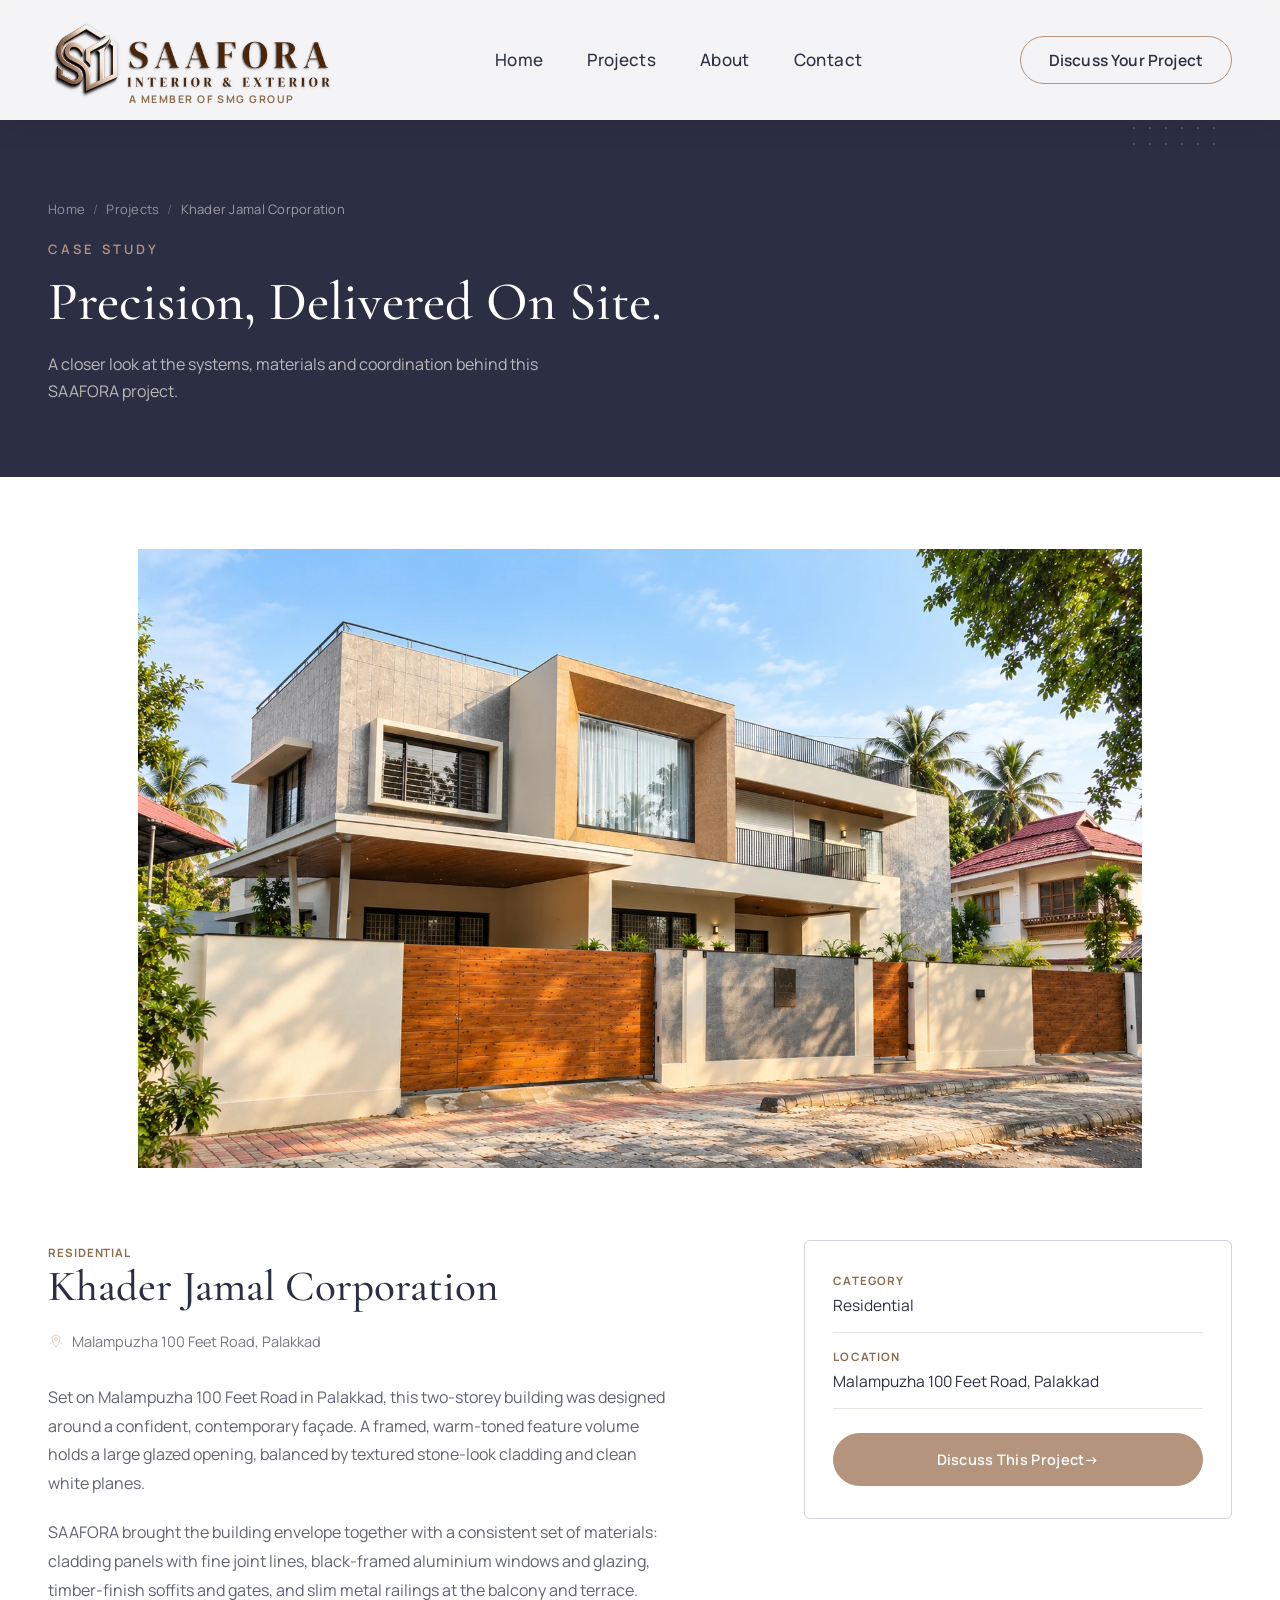
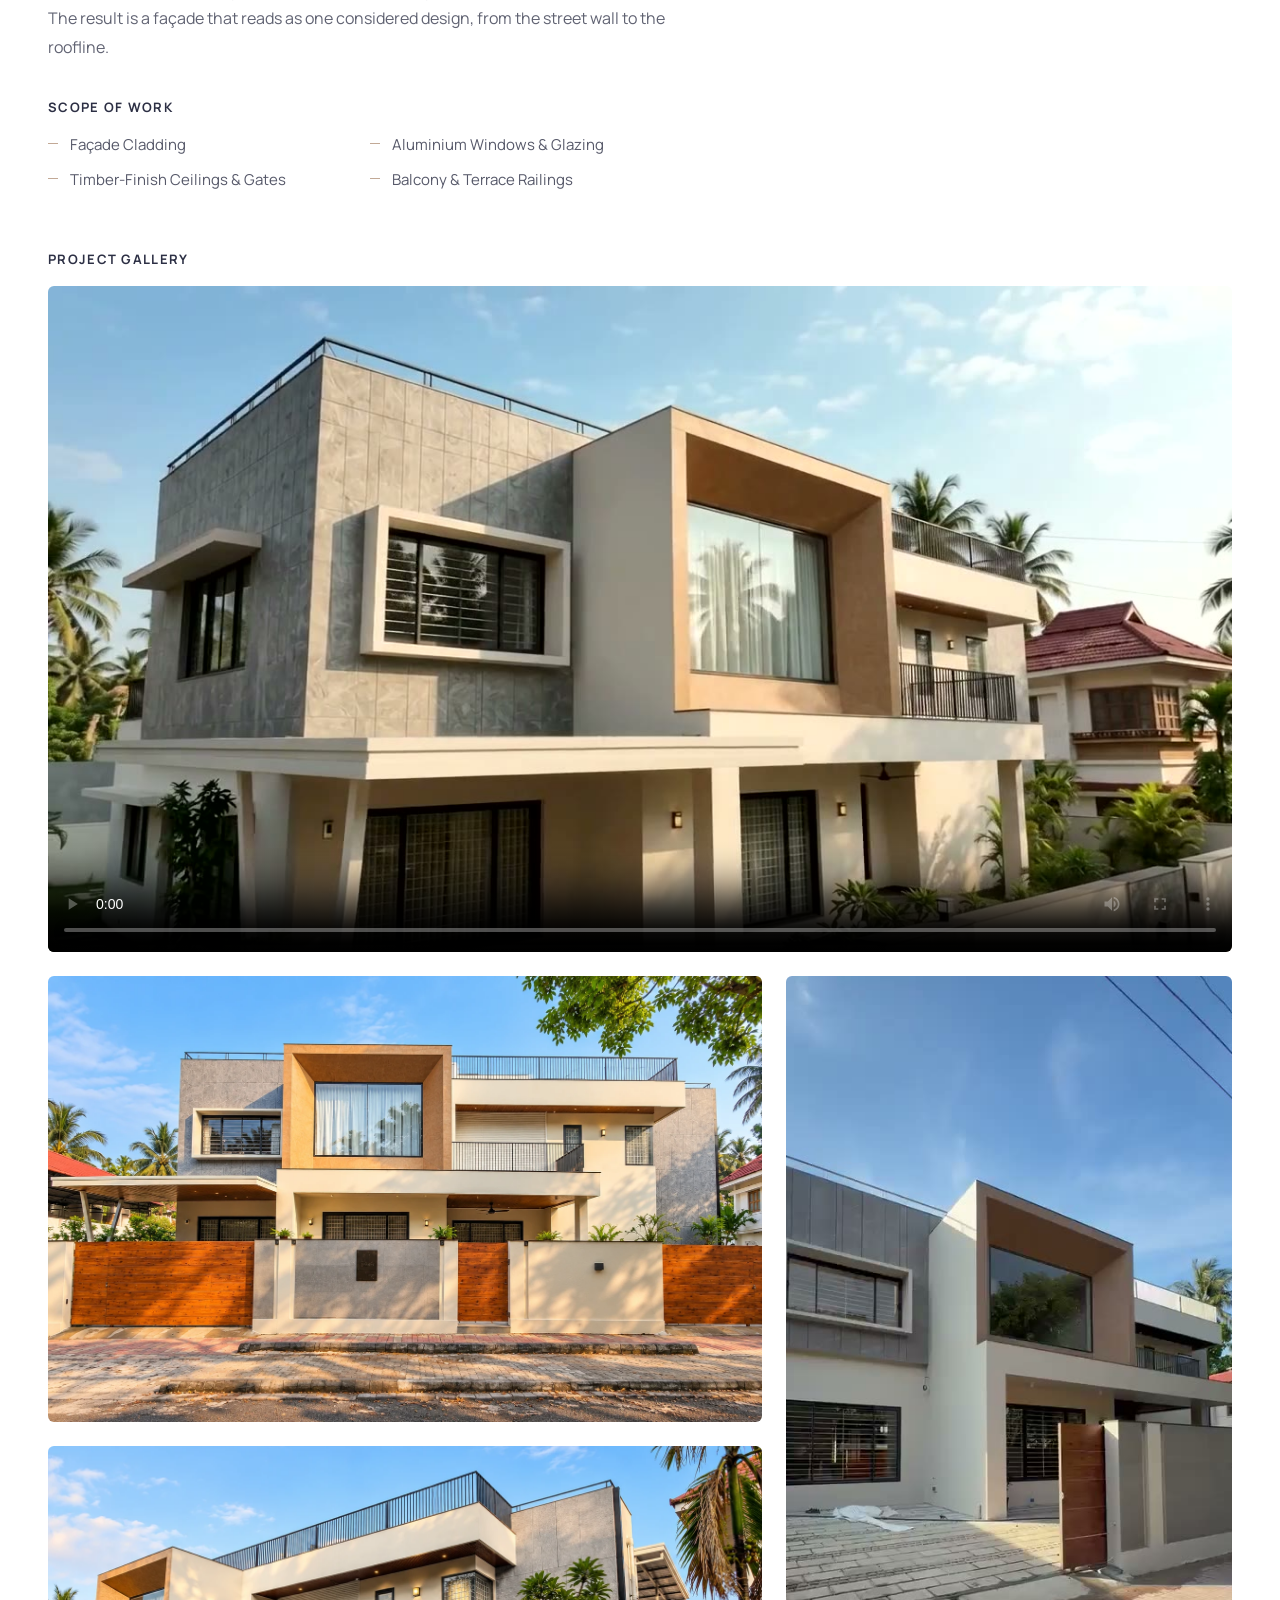
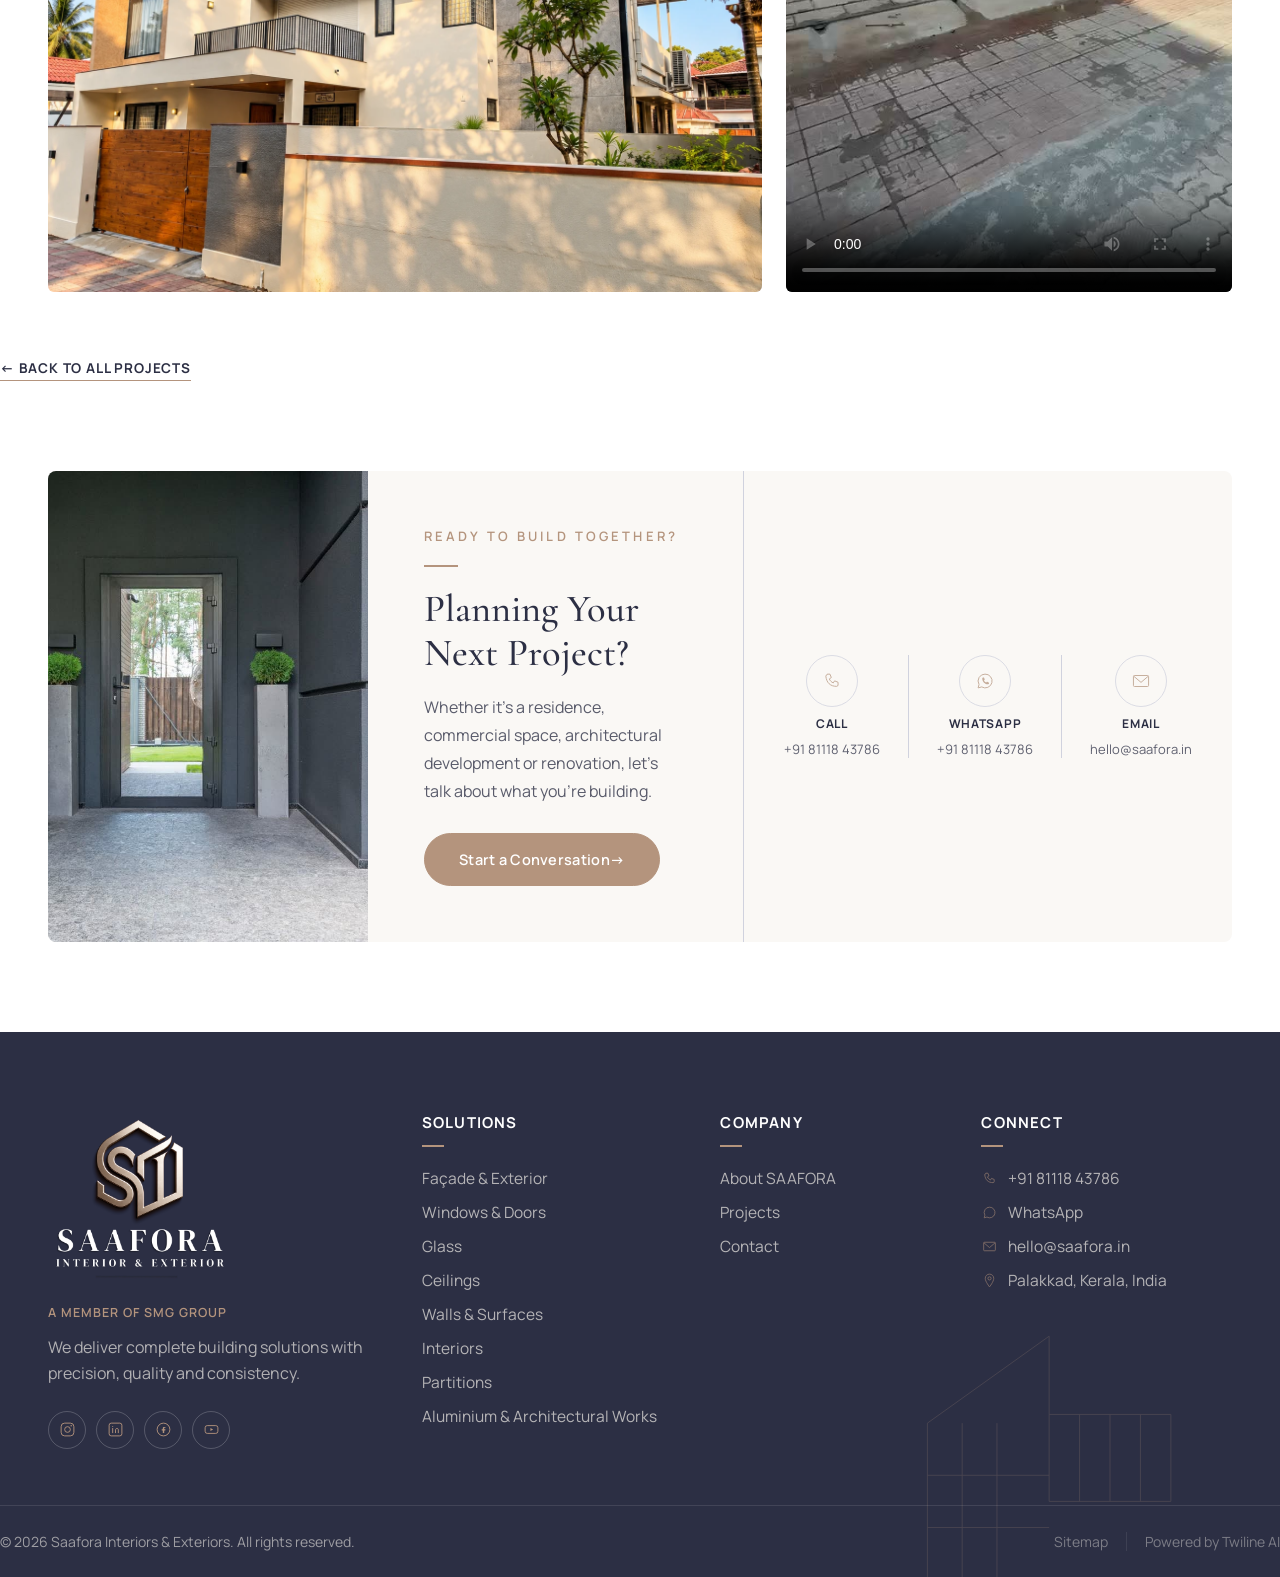
<file: project-detail.html>
<!DOCTYPE html>
<html lang="en">
<head>
<meta charset="UTF-8">
<meta name="viewport" content="width=device-width, initial-scale=1.0">
<title>Project | SAAFORA</title>
<meta name="description" content="Explore how SAAFORA delivered this project, from façade and glazing systems to interiors, with precision, quality and consistency.">

<link rel="preconnect" href="https://fonts.googleapis.com">
<link rel="preconnect" href="https://fonts.gstatic.com" crossorigin>
<link href="https://fonts.googleapis.com/css2?family=Cormorant+Garamond:wght@400;500;600&family=Manrope:wght@300;400;500;600;700&display=swap" rel="stylesheet">

<link rel="stylesheet" href="assets/css/style.css?v=20261030">
<link rel="icon" href="assets/img/favicon.png">
</head>
<body>

<header class="site-header" id="siteHeader">
  <div class="nav-inner">
    <a href="index.html" class="brand" aria-label="SAAFORA">
      <img src="assets/img/saafora-lockup-color.png" alt="SAAFORA">
      <span class="brand-tag">A member of SMG Group</span>
    </a>

    <nav>
      <ul class="nav-links">
        <li><a href="index.html">Home</a></li>
        <li><a href="projects.html">Projects</a></li>
        <li><a href="about.html">About</a></li>
        <li><a href="contact.html">Contact</a></li>
        <li class="nav-menu-cta"><a href="contact.html" data-open-promo>Discuss Your Project</a></li>
      </ul>
    </nav>

    <a href="contact.html" class="nav-cta" data-open-promo>Discuss Your Project</a>

    <button class="nav-toggle" id="navToggle" aria-label="Toggle menu">
      <span></span><span></span><span></span>
    </button>
  </div>
</header>

<section class="page-header">
  <span class="page-header-dots" aria-hidden="true"></span>
  <div class="container">
    <div class="breadcrumb">
      <a href="index.html">Home</a><span class="sep">/</span><a href="projects.html">Projects</a><span class="sep">/</span><span id="breadcrumbCurrent">Project</span>
    </div>
    <span class="page-header-eyebrow">Case Study</span>
    <h2 class="page-header-heading">Precision, Delivered On Site.</h2>
    <p>A closer look at the systems, materials and coordination behind this SAAFORA project.</p>
  </div>
</section>

<section class="detail-hero">
  <div class="container detail-hero-media">
    <img src="" alt="" id="detailHeroImage">
  </div>
</section>

<section class="detail-body">
  <div class="container detail-grid" id="projectDetail">
    <div class="detail-main">
      <span class="project-category" id="detailCategory">Category</span>
      <h1 id="detailTitle">Project Name</h1>
      <span class="detail-location" id="detailLocation"></span>

      <div class="detail-text" id="detailText"></div>

      <h3 class="detail-scope-title">Scope of Work</h3>
      <ul class="detail-scope-list" id="detailScopeList"></ul>
    </div>

    <aside class="detail-facts">
      <div class="detail-fact">
        <span class="detail-fact-label">Category</span>
        <span class="detail-fact-value" id="factCategory">&mdash;</span>
      </div>
      <div class="detail-fact">
        <span class="detail-fact-label">Location</span>
        <span class="detail-fact-value" id="factLocation">&mdash;</span>
      </div>
      <div class="detail-fact" id="factClientRow" hidden>
        <span class="detail-fact-label">Client</span>
        <span class="detail-fact-value" id="factClient"></span>
      </div>
      <div class="detail-fact" id="factDurationRow" hidden>
        <span class="detail-fact-label">Duration</span>
        <span class="detail-fact-value" id="factDuration"></span>
      </div>
      <div class="detail-fact" id="factCompletedRow" hidden>
        <span class="detail-fact-label">Completed</span>
        <span class="detail-fact-value" id="factCompleted"></span>
      </div>
      <a href="#" id="detailWhatsapp" class="btn btn-primary" target="_blank" rel="noopener">Discuss This Project <span aria-hidden="true">&rarr;</span></a>
    </aside>
  </div>

  <div class="container detail-gallery" id="detailGallery" hidden>
    <h3 class="detail-scope-title">Project Gallery</h3>
    <div class="detail-gallery-grid" id="detailGalleryGrid"></div>
  </div>

  <div class="container detail-back">
    <a href="projects.html" class="text-link">&larr; Back to All Projects</a>
  </div>
</section>

<section class="cta-band">
  <div class="container cta-inner">
    <div class="cta-image">
      <img src="assets/img/cta/planning-next-project.jpg" alt="Modern entrance detail">
    </div>

    <div class="cta-content">
      <span class="section-eyebrow">Ready to Build Together?</span>
      <span class="rule rule-sm"></span>
      <h2 class="cta-title">Planning Your<br>Next Project?</h2>
      <p class="approach-text">Whether it&rsquo;s a residence, commercial space, architectural development or renovation, let&rsquo;s talk about what you&rsquo;re building.</p>
      <a href="contact.html" class="btn btn-primary">Start a Conversation <span aria-hidden="true">&rarr;</span></a>
    </div>

    <div class="cta-contacts">
      <a href="tel:+918111843786" class="cta-contact">
        <span class="cta-contact-icon">
          <svg viewBox="0 0 32 32" fill="none" xmlns="http://www.w3.org/2000/svg"><path d="M9 6h4l2 5-3 2c1.2 2.6 3.2 4.6 5.8 5.8l2-3 5 2v4c0 1.1-.9 2-2 2C13.4 23.8 8.2 18.6 7 9c0-1.1.9-2 2-2Z" stroke="var(--color-taupe)" stroke-width="1.4" stroke-linejoin="round"/></svg>
        </span>
        <strong>Call</strong>
        <span>+91 81118 43786</span>
      </a>
      <a href="https://wa.me/918111843786" target="_blank" rel="noopener" class="cta-contact">
        <span class="cta-contact-icon">
          <svg viewBox="0 0 32 32" fill="none" xmlns="http://www.w3.org/2000/svg"><path d="M16 6a10 10 0 0 0-8.7 15L6 26l5.2-1.4A10 10 0 1 0 16 6Z" stroke="var(--color-taupe)" stroke-width="1.4" stroke-linejoin="round"/><path d="M12 12.2c0-.7.6-1.2 1.2-1.2h.9c.3 0 .6.2.7.5l.8 2c.1.3 0 .6-.2.8l-.9.9c.6 1.4 1.7 2.5 3.1 3.1l.9-.9c.2-.2.5-.3.8-.2l2 .8c.3.1.5.4.5.7v.9c0 .7-.6 1.2-1.3 1.2-4.6-.1-8.4-3.9-8.5-8.6Z" fill="var(--color-taupe)"/></svg>
        </span>
        <strong>WhatsApp</strong>
        <span>+91 81118 43786</span>
      </a>
      <a href="mailto:hello@saafora.in" class="cta-contact">
        <span class="cta-contact-icon">
          <svg viewBox="0 0 32 32" fill="none" xmlns="http://www.w3.org/2000/svg"><rect x="5" y="8" width="22" height="16" rx="1.5" stroke="var(--color-taupe)" stroke-width="1.4"/><path d="M6 9.5 16 18l10-8.5" stroke="var(--color-taupe)" stroke-width="1.4" stroke-linecap="round" stroke-linejoin="round"/></svg>
        </span>
        <strong>Email</strong>
        <span>hello@saafora.in</span>
      </a>
    </div>
  </div>
</section>

<footer class="site-footer">
  <svg class="footer-bg-art" viewBox="0 0 460 360" fill="none" xmlns="http://www.w3.org/2000/svg" aria-hidden="true">
    <path d="M20 340 L20 160 L160 60 L160 150 L300 150" stroke="var(--color-taupe)" stroke-width="1"/>
    <path d="M20 220 L160 220 M20 280 L160 280" stroke="var(--color-taupe)" stroke-width="1"/>
    <path d="M60 160 L60 340 M100 160 L100 340" stroke="var(--color-taupe)" stroke-width="1"/>
    <path d="M160 150 L160 250 L300 250 L300 150" stroke="var(--color-taupe)" stroke-width="1"/>
    <path d="M195 150 L195 250 M230 150 L230 250 M265 150 L265 250" stroke="var(--color-taupe)" stroke-width="1"/>
    <path d="M20 340 L340 340" stroke="var(--color-taupe)" stroke-width="1"/>
  </svg>

  <div class="container footer-top">
    <div class="footer-brand">
      <img src="assets/img/saafora-lockup-navy.png" alt="SAAFORA" class="footer-logo">
      <span class="footer-group-tag">A member of SMG Group</span>
      <p>We deliver complete building solutions with precision, quality and consistency.</p>
      <div class="footer-social">
        <a href="#" aria-label="Instagram"><svg viewBox="0 0 24 24" fill="none" xmlns="http://www.w3.org/2000/svg"><rect x="3" y="3" width="18" height="18" rx="5" stroke="currentColor" stroke-width="1.3"/><circle cx="12" cy="12" r="4" stroke="currentColor" stroke-width="1.3"/><circle cx="17.2" cy="6.8" r="1" fill="currentColor"/></svg></a>
        <a href="#" aria-label="LinkedIn"><svg viewBox="0 0 24 24" fill="none" xmlns="http://www.w3.org/2000/svg"><rect x="3" y="3" width="18" height="18" rx="3" stroke="currentColor" stroke-width="1.3"/><path d="M8 10.5v6M8 7.8v.1M12 16.5v-3.7c0-1.5 1-2.3 2.2-2.3 1.2 0 1.8.8 1.8 2.3v3.7" stroke="currentColor" stroke-width="1.3" stroke-linecap="round"/></svg></a>
        <a href="#" aria-label="Facebook"><svg viewBox="0 0 24 24" fill="none" xmlns="http://www.w3.org/2000/svg"><circle cx="12" cy="12" r="9" stroke="currentColor" stroke-width="1.3"/><path d="M13.8 8.5h-1.3c-.9 0-1.5.6-1.5 1.5v1.5H9.5v2h1.5V17h2v-3.5h1.5l.3-2h-1.8v-1.2c0-.4.2-.7.7-.7h1.1V8.5Z" fill="currentColor"/></svg></a>
        <a href="#" aria-label="YouTube"><svg viewBox="0 0 24 24" fill="none" xmlns="http://www.w3.org/2000/svg"><rect x="3" y="6.5" width="18" height="11" rx="3" stroke="currentColor" stroke-width="1.3"/><path d="M10.5 9.8v4.4l3.8-2.2-3.8-2.2Z" fill="currentColor"/></svg></a>
      </div>
    </div>

    <div class="footer-col">
      <h4>Solutions</h4>
      <span class="rule rule-xs light"></span>
      <ul>
        <li><a href="index.html#solutions">Fa&ccedil;ade &amp; Exterior</a></li>
        <li><a href="index.html#solutions">Windows &amp; Doors</a></li>
        <li><a href="index.html#solutions">Glass</a></li>
        <li><a href="index.html#solutions">Ceilings</a></li>
        <li><a href="index.html#solutions">Walls &amp; Surfaces</a></li>
        <li><a href="index.html#solutions">Interiors</a></li>
        <li><a href="index.html#solutions">Partitions</a></li>
        <li><a href="index.html#solutions">Aluminium &amp; Architectural Works</a></li>
      </ul>
    </div>

    <div class="footer-col">
      <h4>Company</h4>
      <span class="rule rule-xs light"></span>
      <ul>
        <li><a href="about.html">About SAAFORA</a></li>
        <li><a href="projects.html">Projects</a></li>
        <li><a href="contact.html">Contact</a></li>
      </ul>
    </div>

    <div class="footer-col">
      <h4>Connect</h4>
      <span class="rule rule-xs light"></span>
      <ul class="footer-connect">
        <li>
          <a href="tel:+918111843786">
            <svg viewBox="0 0 32 32" fill="none" xmlns="http://www.w3.org/2000/svg"><path d="M9 6h4l2 5-3 2c1.2 2.6 3.2 4.6 5.8 5.8l2-3 5 2v4c0 1.1-.9 2-2 2C13.4 23.8 8.2 18.6 7 9c0-1.1.9-2 2-2Z" stroke="var(--color-taupe)" stroke-width="1.4" stroke-linejoin="round"/></svg>
            +91 81118 43786
          </a>
        </li>
        <li>
          <a href="https://wa.me/918111843786" target="_blank" rel="noopener">
            <svg viewBox="0 0 32 32" fill="none" xmlns="http://www.w3.org/2000/svg"><path d="M16 6a10 10 0 0 0-8.7 15L6 26l5.2-1.4A10 10 0 1 0 16 6Z" stroke="var(--color-taupe)" stroke-width="1.4" stroke-linejoin="round"/></svg>
            WhatsApp
          </a>
        </li>
        <li>
          <a href="mailto:hello@saafora.in">
            <svg viewBox="0 0 32 32" fill="none" xmlns="http://www.w3.org/2000/svg"><rect x="5" y="8" width="22" height="16" rx="1.5" stroke="var(--color-taupe)" stroke-width="1.4"/><path d="M6 9.5 16 18l10-8.5" stroke="var(--color-taupe)" stroke-width="1.4" stroke-linecap="round" stroke-linejoin="round"/></svg>
            hello@saafora.in
          </a>
        </li>
        <li>
          <span class="footer-location">
            <svg viewBox="0 0 32 32" fill="none" xmlns="http://www.w3.org/2000/svg"><path d="M16 4c-4.4 0-8 3.5-8 8 0 6 8 16 8 16s8-10 8-16c0-4.5-3.6-8-8-8Z" stroke="var(--color-taupe)" stroke-width="1.4" stroke-linejoin="round"/><circle cx="16" cy="12" r="3" stroke="var(--color-taupe)" stroke-width="1.4"/></svg>
            Palakkad, Kerala, India
          </span>
        </li>
      </ul>
    </div>
  </div>

  <div class="container footer-bottom">
    <span>&copy; <span id="footerYear"></span> Saafora Interiors &amp; Exteriors. All rights reserved.</span>
    <div class="footer-legal">
      <a href="sitemap.html">Sitemap</a>
      <a href="https://twilineai.com/" target="_blank" rel="noopener">Powered by Twiline AI</a>
    </div>
  </div>
</footer>

<div class="promo-overlay" id="promoOverlay" aria-hidden="true">
  <div class="promo-modal" role="dialog" aria-modal="true" aria-labelledby="promoHeading">
    <button class="promo-close" id="promoClose" aria-label="Close">&times;</button>
    <div class="promo-content">
      <span class="promo-eyebrow">A Welcome Offer from SAAFORA</span>
      <span class="rule rule-xs"></span>
      <h2 id="promoHeading" class="promo-heading">Planning Something New?</h2>
      <p class="promo-sub">Let SAAFORA make the first step a little more rewarding.</p>
      <div class="promo-offer">
        <span class="promo-offer-amount">10% <em>OFF</em></span>
        <span class="promo-offer-note">On Any Selected Service</span>
      </div>
      <a href="#" id="promoClaim" class="promo-cta" target="_blank" rel="noopener">Claim 10% Off <span aria-hidden="true">&rarr;</span></a>
      <button class="promo-later" id="promoLater" type="button">Maybe Later</button>
      <p class="promo-disclaimer">Offer applicable to new project enquiries only. Terms and conditions apply.</p>
    </div>
    <div class="promo-media">
      <img src="assets/img/popup/welcome-offer.jpg" alt="">
    </div>
  </div>
</div>

<script src="assets/js/main.js?v=20261029"></script>
<script src="assets/js/projects-data.js"></script>
<script src="assets/js/project-detail.js"></script>
<script src="assets/js/welcome-popup.js?v=20261031"></script>
</body>
</html>
</file>
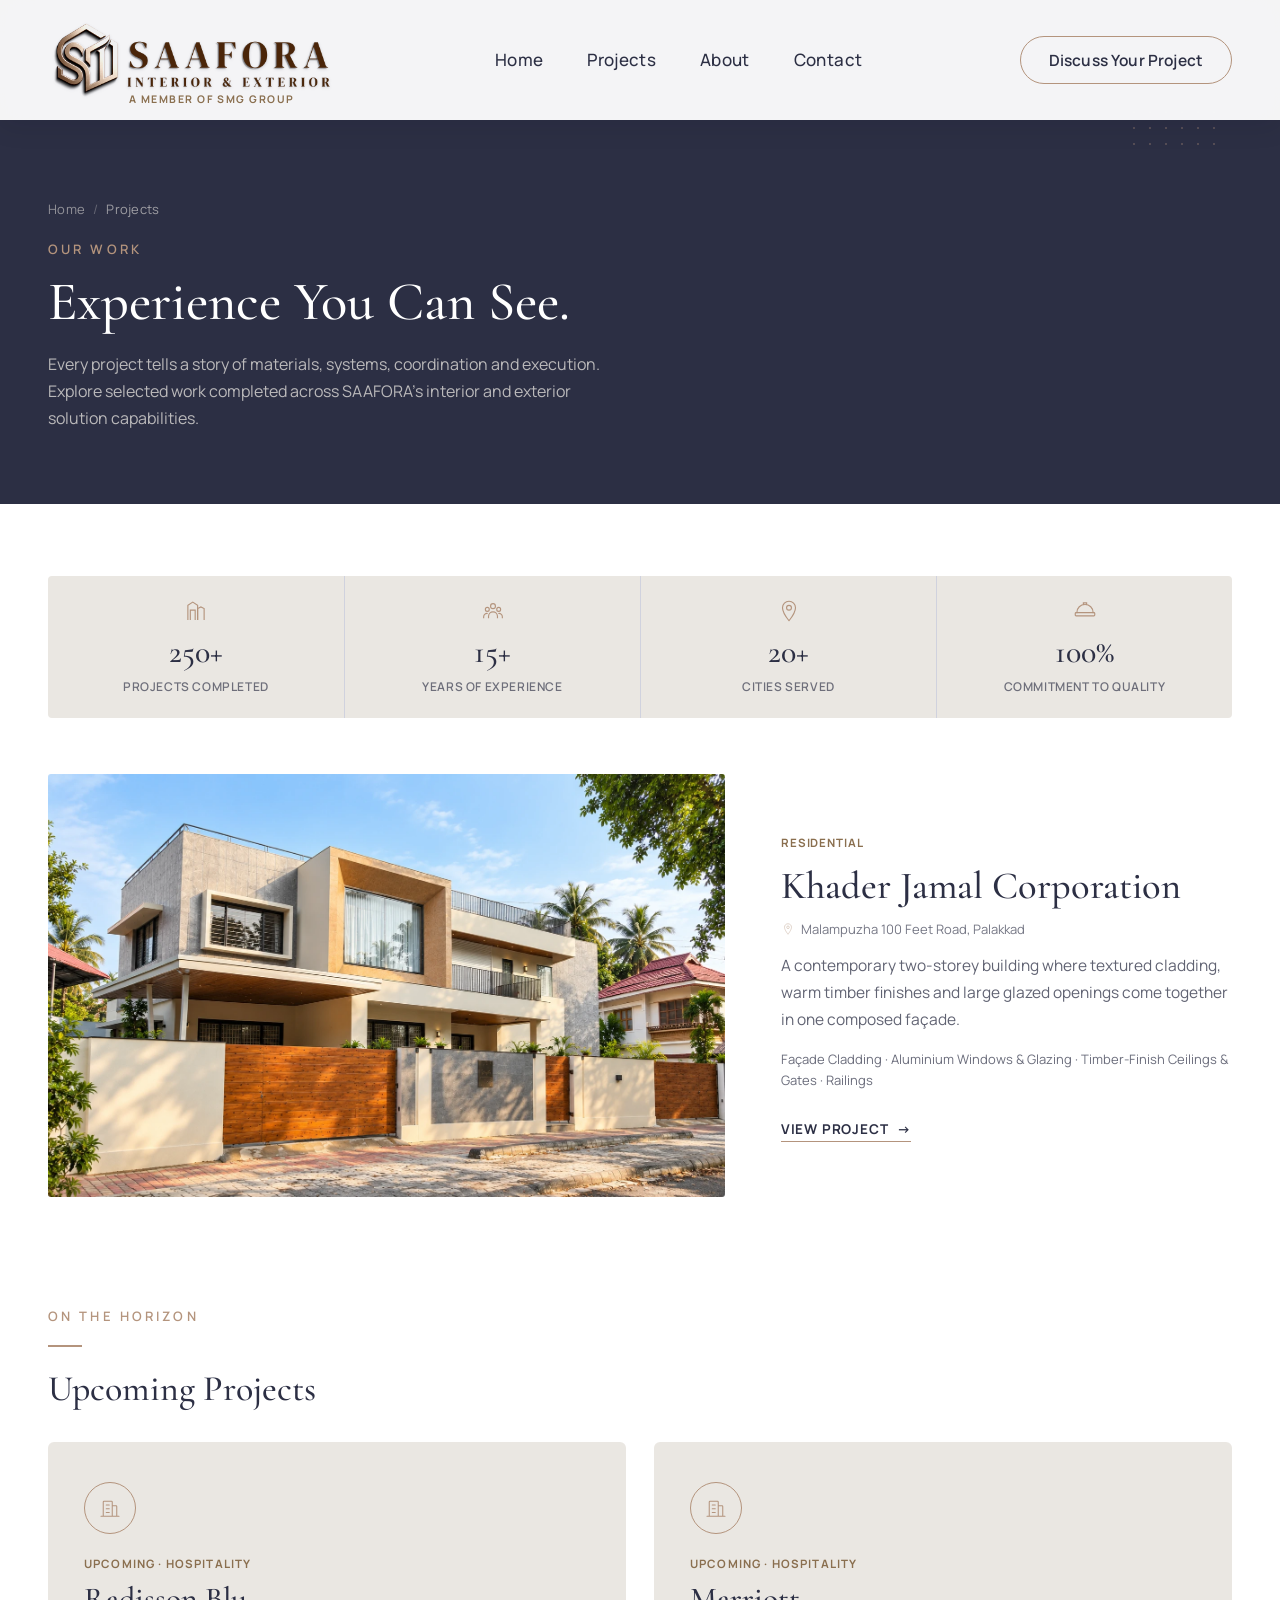
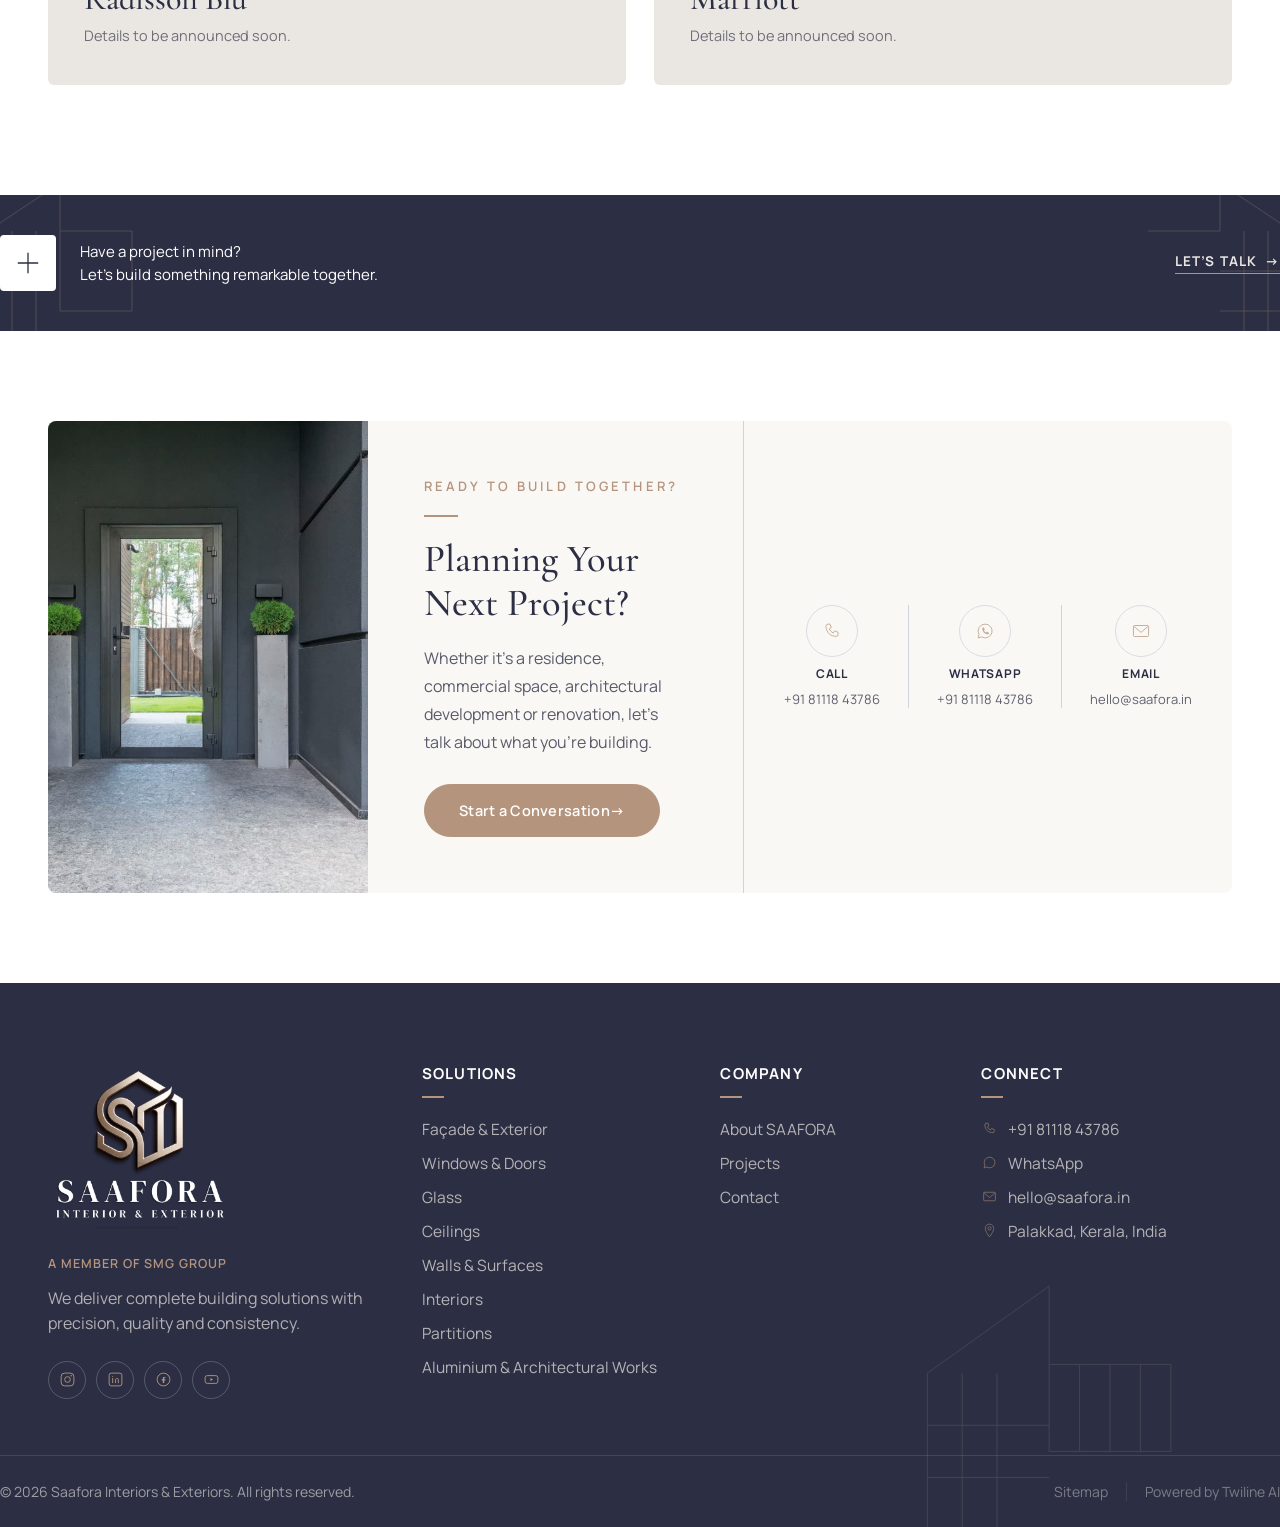
<file: projects.html>
<!DOCTYPE html>
<html lang="en">
<head>
<meta charset="UTF-8">
<meta name="viewport" content="width=device-width, initial-scale=1.0">
<title>Projects | SAAFORA Interior & Exterior Solutions</title>
<meta name="description" content="Explore SAAFORA's completed commercial, residential, institutional and interior projects, delivered with precision, quality and consistency.">

<link rel="preconnect" href="https://fonts.googleapis.com">
<link rel="preconnect" href="https://fonts.gstatic.com" crossorigin>
<link href="https://fonts.googleapis.com/css2?family=Cormorant+Garamond:wght@400;500;600&family=Manrope:wght@300;400;500;600;700&display=swap" rel="stylesheet">

<link rel="stylesheet" href="assets/css/style.css?v=20261030">
<link rel="icon" href="assets/img/favicon.png">
</head>
<body>

<header class="site-header" id="siteHeader">
  <div class="nav-inner">
    <a href="index.html" class="brand" aria-label="SAAFORA">
      <img src="assets/img/saafora-lockup-color.png" alt="SAAFORA">
      <span class="brand-tag">A member of SMG Group</span>
    </a>

    <nav>
      <ul class="nav-links">
        <li><a href="index.html">Home</a></li>
        <li><a href="projects.html">Projects</a></li>
        <li><a href="about.html">About</a></li>
        <li><a href="contact.html">Contact</a></li>
        <li class="nav-menu-cta"><a href="contact.html" data-open-promo>Discuss Your Project</a></li>
      </ul>
    </nav>

    <a href="contact.html" class="nav-cta" data-open-promo>Discuss Your Project</a>

    <button class="nav-toggle" id="navToggle" aria-label="Toggle menu">
      <span></span><span></span><span></span>
    </button>
  </div>
</header>

<section class="page-header">
  <span class="page-header-dots" aria-hidden="true"></span>
  <div class="container">
    <div class="breadcrumb">
      <a href="index.html">Home</a><span class="sep">/</span><span>Projects</span>
    </div>
    <span class="page-header-eyebrow">Our Work</span>
    <h1 class="page-header-heading">Experience You Can See.</h1>
    <p>Every project tells a story of materials, systems, coordination and execution. Explore selected work completed across SAAFORA&rsquo;s interior and exterior solution capabilities.</p>
  </div>
</section>

<section class="projects no-hero-padding">
  <div class="container projects-top stats-only">
    <div class="projects-stats">
      <div class="stat">
        <svg viewBox="0 0 32 32" fill="none" xmlns="http://www.w3.org/2000/svg">
          <path d="M6 27V9l6-4 6 4v18" stroke="var(--color-taupe)" stroke-width="1.4"/>
          <path d="M18 27V13l4-2 4 2v14" stroke="var(--color-taupe)" stroke-width="1.4"/>
          <path d="M9 27V15h6v12" stroke="var(--color-taupe)" stroke-width="1.4"/>
        </svg>
        <strong>250+</strong>
        <span>Projects Completed</span>
      </div>
      <div class="stat">
        <svg viewBox="0 0 32 32" fill="none" xmlns="http://www.w3.org/2000/svg">
          <circle cx="16" cy="10" r="3" stroke="var(--color-taupe)" stroke-width="1.4"/>
          <circle cx="9" cy="14" r="2.4" stroke="var(--color-taupe)" stroke-width="1.4"/>
          <circle cx="23" cy="14" r="2.4" stroke="var(--color-taupe)" stroke-width="1.4"/>
          <path d="M10.5 25v-2.5a5.5 5.5 0 0 1 11 0V25" stroke="var(--color-taupe)" stroke-width="1.4"/>
          <path d="M4.5 25v-2a4 4 0 0 1 5-3.9M27.5 25v-2a4 4 0 0 0-5-3.9" stroke="var(--color-taupe)" stroke-width="1.4"/>
        </svg>
        <strong>15+</strong>
        <span>Years of Experience</span>
      </div>
      <div class="stat">
        <svg viewBox="0 0 32 32" fill="none" xmlns="http://www.w3.org/2000/svg">
          <path d="M16 4c-4.4 0-8 3.5-8 8 0 6 8 16 8 16s8-10 8-16c0-4.5-3.6-8-8-8Z" stroke="var(--color-taupe)" stroke-width="1.4" stroke-linejoin="round"/>
          <circle cx="16" cy="12" r="3" stroke="var(--color-taupe)" stroke-width="1.4"/>
        </svg>
        <strong>20+</strong>
        <span>Cities Served</span>
      </div>
      <div class="stat">
        <svg viewBox="0 0 32 32" fill="none" xmlns="http://www.w3.org/2000/svg">
          <path d="M6 18c0-6 4.5-10 10-10s10 4 10 10" stroke="var(--color-taupe)" stroke-width="1.4" stroke-linecap="round"/>
          <rect x="4" y="18" width="24" height="4" rx="1" stroke="var(--color-taupe)" stroke-width="1.4"/>
          <path d="M14 8.5V6h4v2.5" stroke="var(--color-taupe)" stroke-width="1.4"/>
        </svg>
        <strong>100%</strong>
        <span>Commitment to Quality</span>
      </div>
    </div>
  </div>

  <div class="container projects-grid is-single" id="projectsGrid">
    <article class="project-card is-featured" data-category="residential">
      <a href="project-detail.html?slug=khader-jamal-corporation" class="project-media">
        <img src="assets/img/projects/khader-jamal/cover.webp" alt="Khader Jamal Corporation building, Malampuzha 100 Feet Road, Palakkad">
      </a>
      <div class="project-body">
        <span class="project-category">Residential</span>
        <h3><a href="project-detail.html?slug=khader-jamal-corporation">Khader Jamal Corporation</a></h3>
        <span class="project-location">
          <svg viewBox="0 0 32 32" fill="none" xmlns="http://www.w3.org/2000/svg"><path d="M16 4c-4.4 0-8 3.5-8 8 0 6 8 16 8 16s8-10 8-16c0-4.5-3.6-8-8-8Z" stroke="var(--color-taupe)" stroke-width="1.4" stroke-linejoin="round"/><circle cx="16" cy="12" r="3" stroke="var(--color-taupe)" stroke-width="1.4"/></svg>
          Malampuzha 100 Feet Road, Palakkad
        </span>
        <p class="project-summary">A contemporary two-storey building where textured cladding, warm timber finishes and large glazed openings come together in one composed fa&ccedil;ade.</p>
        <p class="project-scope">Fa&ccedil;ade Cladding &middot; Aluminium Windows &amp; Glazing &middot; Timber-Finish Ceilings &amp; Gates &middot; Railings</p>
        <a href="project-detail.html?slug=khader-jamal-corporation" class="text-link">View Project <span aria-hidden="true">&rarr;</span></a>
      </div>
    </article>
  </div>

  <div class="container upcoming">
    <span class="section-eyebrow">On the Horizon</span>
    <span class="rule rule-sm"></span>
    <h2 class="upcoming-title">Upcoming Projects</h2>
    <div class="upcoming-grid">
      <article class="upcoming-card">
        <span class="upcoming-icon"><svg viewBox="0 0 32 32" fill="none" xmlns="http://www.w3.org/2000/svg"><path d="M7 27V8a1 1 0 0 1 1-1h10a1 1 0 0 1 1 1v19M19 13h5a1 1 0 0 1 1 1v13M4 27h24" stroke="var(--color-taupe)" stroke-width="1.4" stroke-linecap="round" stroke-linejoin="round"/><path d="M11 12h4M11 17h4M11 22h4" stroke="var(--color-taupe)" stroke-width="1.4" stroke-linecap="round"/></svg></span>
        <span class="upcoming-tag">Upcoming &middot; Hospitality</span>
        <h3>Radisson Blu</h3>
        <p>Details to be announced soon.</p>
      </article>
      <article class="upcoming-card">
        <span class="upcoming-icon"><svg viewBox="0 0 32 32" fill="none" xmlns="http://www.w3.org/2000/svg"><path d="M7 27V8a1 1 0 0 1 1-1h10a1 1 0 0 1 1 1v19M19 13h5a1 1 0 0 1 1 1v13M4 27h24" stroke="var(--color-taupe)" stroke-width="1.4" stroke-linecap="round" stroke-linejoin="round"/><path d="M11 12h4M11 17h4M11 22h4" stroke="var(--color-taupe)" stroke-width="1.4" stroke-linecap="round"/></svg></span>
        <span class="upcoming-tag">Upcoming &middot; Hospitality</span>
        <h3>Marriott</h3>
        <p>Details to be announced soon.</p>
      </article>
    </div>
  </div>

  <div class="projects-band">
    <svg class="band-art-left" viewBox="0 0 300 260" fill="none" xmlns="http://www.w3.org/2000/svg" aria-hidden="true">
      <path d="M10 250 L10 90 L100 30 L100 90 L190 90" stroke="var(--color-taupe)" stroke-width="1"/>
      <path d="M40 90 L40 250 M70 90 L70 250" stroke="var(--color-taupe)" stroke-width="1"/>
      <path d="M100 90 L100 190 L190 190 L190 90" stroke="var(--color-taupe)" stroke-width="1"/>
    </svg>
    <div class="container band-cta-inner">
      <span class="band-cta-icon light" aria-hidden="true">
        <svg viewBox="0 0 32 32" fill="none" xmlns="http://www.w3.org/2000/svg"><path d="M16 4v24M4 16h24" stroke="var(--color-navy)" stroke-width="1.6" stroke-linecap="round"/></svg>
      </span>
      <p class="band-cta-text">Have a project in mind?<br>Let&rsquo;s build something remarkable together.</p>
      <a href="contact.html" class="band-cta-link">Let&rsquo;s Talk <span aria-hidden="true">&rarr;</span></a>
    </div>
    <svg class="band-art-right" viewBox="0 0 300 260" fill="none" xmlns="http://www.w3.org/2000/svg" aria-hidden="true">
      <path d="M290 250 L290 90 L200 30 L200 90 L110 90" stroke="var(--color-taupe)" stroke-width="1"/>
      <path d="M260 90 L260 250 M230 90 L230 250" stroke="var(--color-taupe)" stroke-width="1"/>
      <path d="M290 140 L200 140 M290 190 L200 190" stroke="var(--color-taupe)" stroke-width="1"/>
    </svg>
  </div>
</section>

<section class="cta-band">
  <div class="container cta-inner">
    <div class="cta-image">
      <img src="assets/img/cta/planning-next-project.jpg" alt="Modern entrance detail">
    </div>

    <div class="cta-content">
      <span class="section-eyebrow">Ready to Build Together?</span>
      <span class="rule rule-sm"></span>
      <h2 class="cta-title">Planning Your<br>Next Project?</h2>
      <p class="approach-text">Whether it&rsquo;s a residence, commercial space, architectural development or renovation, let&rsquo;s talk about what you&rsquo;re building.</p>
      <a href="contact.html" class="btn btn-primary">Start a Conversation <span aria-hidden="true">&rarr;</span></a>
    </div>

    <div class="cta-contacts">
      <a href="tel:+918111843786" class="cta-contact">
        <span class="cta-contact-icon">
          <svg viewBox="0 0 32 32" fill="none" xmlns="http://www.w3.org/2000/svg"><path d="M9 6h4l2 5-3 2c1.2 2.6 3.2 4.6 5.8 5.8l2-3 5 2v4c0 1.1-.9 2-2 2C13.4 23.8 8.2 18.6 7 9c0-1.1.9-2 2-2Z" stroke="var(--color-taupe)" stroke-width="1.4" stroke-linejoin="round"/></svg>
        </span>
        <strong>Call</strong>
        <span>+91 81118 43786</span>
      </a>
      <a href="https://wa.me/918111843786" target="_blank" rel="noopener" class="cta-contact">
        <span class="cta-contact-icon">
          <svg viewBox="0 0 32 32" fill="none" xmlns="http://www.w3.org/2000/svg"><path d="M16 6a10 10 0 0 0-8.7 15L6 26l5.2-1.4A10 10 0 1 0 16 6Z" stroke="var(--color-taupe)" stroke-width="1.4" stroke-linejoin="round"/><path d="M12 12.2c0-.7.6-1.2 1.2-1.2h.9c.3 0 .6.2.7.5l.8 2c.1.3 0 .6-.2.8l-.9.9c.6 1.4 1.7 2.5 3.1 3.1l.9-.9c.2-.2.5-.3.8-.2l2 .8c.3.1.5.4.5.7v.9c0 .7-.6 1.2-1.3 1.2-4.6-.1-8.4-3.9-8.5-8.6Z" fill="var(--color-taupe)"/></svg>
        </span>
        <strong>WhatsApp</strong>
        <span>+91 81118 43786</span>
      </a>
      <a href="mailto:hello@saafora.in" class="cta-contact">
        <span class="cta-contact-icon">
          <svg viewBox="0 0 32 32" fill="none" xmlns="http://www.w3.org/2000/svg"><rect x="5" y="8" width="22" height="16" rx="1.5" stroke="var(--color-taupe)" stroke-width="1.4"/><path d="M6 9.5 16 18l10-8.5" stroke="var(--color-taupe)" stroke-width="1.4" stroke-linecap="round" stroke-linejoin="round"/></svg>
        </span>
        <strong>Email</strong>
        <span>hello@saafora.in</span>
      </a>
    </div>
  </div>
</section>

<footer class="site-footer">
  <svg class="footer-bg-art" viewBox="0 0 460 360" fill="none" xmlns="http://www.w3.org/2000/svg" aria-hidden="true">
    <path d="M20 340 L20 160 L160 60 L160 150 L300 150" stroke="var(--color-taupe)" stroke-width="1"/>
    <path d="M20 220 L160 220 M20 280 L160 280" stroke="var(--color-taupe)" stroke-width="1"/>
    <path d="M60 160 L60 340 M100 160 L100 340" stroke="var(--color-taupe)" stroke-width="1"/>
    <path d="M160 150 L160 250 L300 250 L300 150" stroke="var(--color-taupe)" stroke-width="1"/>
    <path d="M195 150 L195 250 M230 150 L230 250 M265 150 L265 250" stroke="var(--color-taupe)" stroke-width="1"/>
    <path d="M20 340 L340 340" stroke="var(--color-taupe)" stroke-width="1"/>
  </svg>

  <div class="container footer-top">
    <div class="footer-brand">
      <img src="assets/img/saafora-lockup-navy.png" alt="SAAFORA" class="footer-logo">
      <span class="footer-group-tag">A member of SMG Group</span>
      <p>We deliver complete building solutions with precision, quality and consistency.</p>
      <div class="footer-social">
        <a href="#" aria-label="Instagram"><svg viewBox="0 0 24 24" fill="none" xmlns="http://www.w3.org/2000/svg"><rect x="3" y="3" width="18" height="18" rx="5" stroke="currentColor" stroke-width="1.3"/><circle cx="12" cy="12" r="4" stroke="currentColor" stroke-width="1.3"/><circle cx="17.2" cy="6.8" r="1" fill="currentColor"/></svg></a>
        <a href="#" aria-label="LinkedIn"><svg viewBox="0 0 24 24" fill="none" xmlns="http://www.w3.org/2000/svg"><rect x="3" y="3" width="18" height="18" rx="3" stroke="currentColor" stroke-width="1.3"/><path d="M8 10.5v6M8 7.8v.1M12 16.5v-3.7c0-1.5 1-2.3 2.2-2.3 1.2 0 1.8.8 1.8 2.3v3.7" stroke="currentColor" stroke-width="1.3" stroke-linecap="round"/></svg></a>
        <a href="#" aria-label="Facebook"><svg viewBox="0 0 24 24" fill="none" xmlns="http://www.w3.org/2000/svg"><circle cx="12" cy="12" r="9" stroke="currentColor" stroke-width="1.3"/><path d="M13.8 8.5h-1.3c-.9 0-1.5.6-1.5 1.5v1.5H9.5v2h1.5V17h2v-3.5h1.5l.3-2h-1.8v-1.2c0-.4.2-.7.7-.7h1.1V8.5Z" fill="currentColor"/></svg></a>
        <a href="#" aria-label="YouTube"><svg viewBox="0 0 24 24" fill="none" xmlns="http://www.w3.org/2000/svg"><rect x="3" y="6.5" width="18" height="11" rx="3" stroke="currentColor" stroke-width="1.3"/><path d="M10.5 9.8v4.4l3.8-2.2-3.8-2.2Z" fill="currentColor"/></svg></a>
      </div>
    </div>

    <div class="footer-col">
      <h4>Solutions</h4>
      <span class="rule rule-xs light"></span>
      <ul>
        <li><a href="index.html#solutions">Fa&ccedil;ade &amp; Exterior</a></li>
        <li><a href="index.html#solutions">Windows &amp; Doors</a></li>
        <li><a href="index.html#solutions">Glass</a></li>
        <li><a href="index.html#solutions">Ceilings</a></li>
        <li><a href="index.html#solutions">Walls &amp; Surfaces</a></li>
        <li><a href="index.html#solutions">Interiors</a></li>
        <li><a href="index.html#solutions">Partitions</a></li>
        <li><a href="index.html#solutions">Aluminium &amp; Architectural Works</a></li>
      </ul>
    </div>

    <div class="footer-col">
      <h4>Company</h4>
      <span class="rule rule-xs light"></span>
      <ul>
        <li><a href="about.html">About SAAFORA</a></li>
        <li><a href="projects.html">Projects</a></li>
        <li><a href="contact.html">Contact</a></li>
      </ul>
    </div>

    <div class="footer-col">
      <h4>Connect</h4>
      <span class="rule rule-xs light"></span>
      <ul class="footer-connect">
        <li>
          <a href="tel:+918111843786">
            <svg viewBox="0 0 32 32" fill="none" xmlns="http://www.w3.org/2000/svg"><path d="M9 6h4l2 5-3 2c1.2 2.6 3.2 4.6 5.8 5.8l2-3 5 2v4c0 1.1-.9 2-2 2C13.4 23.8 8.2 18.6 7 9c0-1.1.9-2 2-2Z" stroke="var(--color-taupe)" stroke-width="1.4" stroke-linejoin="round"/></svg>
            +91 81118 43786
          </a>
        </li>
        <li>
          <a href="https://wa.me/918111843786" target="_blank" rel="noopener">
            <svg viewBox="0 0 32 32" fill="none" xmlns="http://www.w3.org/2000/svg"><path d="M16 6a10 10 0 0 0-8.7 15L6 26l5.2-1.4A10 10 0 1 0 16 6Z" stroke="var(--color-taupe)" stroke-width="1.4" stroke-linejoin="round"/></svg>
            WhatsApp
          </a>
        </li>
        <li>
          <a href="mailto:hello@saafora.in">
            <svg viewBox="0 0 32 32" fill="none" xmlns="http://www.w3.org/2000/svg"><rect x="5" y="8" width="22" height="16" rx="1.5" stroke="var(--color-taupe)" stroke-width="1.4"/><path d="M6 9.5 16 18l10-8.5" stroke="var(--color-taupe)" stroke-width="1.4" stroke-linecap="round" stroke-linejoin="round"/></svg>
            hello@saafora.in
          </a>
        </li>
        <li>
          <span class="footer-location">
            <svg viewBox="0 0 32 32" fill="none" xmlns="http://www.w3.org/2000/svg"><path d="M16 4c-4.4 0-8 3.5-8 8 0 6 8 16 8 16s8-10 8-16c0-4.5-3.6-8-8-8Z" stroke="var(--color-taupe)" stroke-width="1.4" stroke-linejoin="round"/><circle cx="16" cy="12" r="3" stroke="var(--color-taupe)" stroke-width="1.4"/></svg>
            Palakkad, Kerala, India
          </span>
        </li>
      </ul>
    </div>
  </div>

  <div class="container footer-bottom">
    <span>&copy; <span id="footerYear"></span> Saafora Interiors &amp; Exteriors. All rights reserved.</span>
    <div class="footer-legal">
      <a href="sitemap.html">Sitemap</a>
      <a href="https://twilineai.com/" target="_blank" rel="noopener">Powered by Twiline AI</a>
    </div>
  </div>
</footer>

<div class="promo-overlay" id="promoOverlay" aria-hidden="true">
  <div class="promo-modal" role="dialog" aria-modal="true" aria-labelledby="promoHeading">
    <button class="promo-close" id="promoClose" aria-label="Close">&times;</button>
    <div class="promo-content">
      <span class="promo-eyebrow">A Welcome Offer from SAAFORA</span>
      <span class="rule rule-xs"></span>
      <h2 id="promoHeading" class="promo-heading">Planning Something New?</h2>
      <p class="promo-sub">Let SAAFORA make the first step a little more rewarding.</p>
      <div class="promo-offer">
        <span class="promo-offer-amount">10% <em>OFF</em></span>
        <span class="promo-offer-note">On Any Selected Service</span>
      </div>
      <a href="#" id="promoClaim" class="promo-cta" target="_blank" rel="noopener">Claim 10% Off <span aria-hidden="true">&rarr;</span></a>
      <button class="promo-later" id="promoLater" type="button">Maybe Later</button>
      <p class="promo-disclaimer">Offer applicable to new project enquiries only. Terms and conditions apply.</p>
    </div>
    <div class="promo-media">
      <img src="assets/img/popup/welcome-offer.jpg" alt="">
    </div>
  </div>
</div>

<script src="assets/js/main.js?v=20261029"></script>
<script src="assets/js/welcome-popup.js?v=20261031"></script>
</body>
</html>
</file>
<file: assets/css/style.css>
/* ===========================
   SAAFORA — Design Tokens
=========================== */
:root {
  --color-white: #FFFFFF;
  --color-taupe: #b4947d;
  --color-taupe-dark: #8a6f4f;
  --color-navy: #2C2F44;
  --color-grey: #A4B5B9;
  --color-mist: #D0D2DE;
  --color-cream: #EAE7E2;

  --font-heading: 'Cormorant Garamond', 'Georgia', serif;
  --font-body: 'Manrope', -apple-system, BlinkMacSystemFont, sans-serif;

  --nav-height: 120px;
  --ease: cubic-bezier(0.65, 0, 0.35, 1);
}

* { margin: 0; padding: 0; box-sizing: border-box; }

html { scroll-behavior: smooth; }

body {
  font-family: var(--font-body);
  color: var(--color-navy);
  background: var(--color-white);
  -webkit-font-smoothing: antialiased;
  overflow-x: hidden;
}

img { max-width: 100%; display: block; }

a { text-decoration: none; color: inherit; }

button { font-family: inherit; cursor: pointer; border: none; background: none; }

.container {
  width: 100%;
  max-width: 1360px;
  margin: 0 auto;
  padding: 0 48px;
}

/* ===========================
   Navigation
=========================== */
.site-header {
  position: fixed;
  top: 0;
  left: 0;
  width: 100%;
  height: var(--nav-height);
  z-index: 1000;
  display: flex;
  align-items: center;
  transition: background-color 0.5s var(--ease), box-shadow 0.5s var(--ease), height 0.4s var(--ease);
  background: rgba(255, 255, 255, 0.95);
  backdrop-filter: blur(16px) saturate(160%);
  -webkit-backdrop-filter: blur(16px) saturate(160%);
  box-shadow: 0 1px 0 rgba(44, 47, 68, 0.05), 0 8px 24px rgba(16, 17, 26, 0.08);
}

.site-header.is-scrolled {
  background: rgba(255, 255, 255, 0.98);
  box-shadow: 0 1px 0 rgba(44, 47, 68, 0.06);
  height: 92px;
}

.site-header.is-scrolled { --brand-h: 68px; }

.site-header.is-scrolled .brand img {
  height: var(--brand-h);
}

.nav-inner {
  width: 100%;
  max-width: 1360px;
  margin: 0 auto;
  padding: 0 48px;
  display: flex;
  align-items: center;
  justify-content: space-between;
}

.brand {
  --brand-h: 86px;
  display: flex;
  flex-direction: column;
  align-items: flex-start;
}

.brand-tag {
  display: block;
  /* start under the wordmark: the icon takes ~28% of the 3.36:1 lockup */
  padding-left: calc(var(--brand-h) * 0.94);
  margin-top: calc(var(--brand-h) * -0.09);
  transition: padding-left 0.4s var(--ease), margin-top 0.4s var(--ease);
  font-family: var(--font-body);
  font-size: 10.5px;
  font-weight: 700;
  letter-spacing: 0.14em;
  text-transform: uppercase;
  line-height: 1;
  color: var(--color-taupe-dark);
  white-space: nowrap;
}

.brand img {
  height: var(--brand-h);
  width: auto;
  display: block;
  transition: height 0.4s var(--ease);
  filter: contrast(1.25) saturate(1.15) brightness(0.94) drop-shadow(0 1px 1.5px rgba(44, 47, 68, 0.2));
}

.nav-links {
  display: flex;
  align-items: center;
  gap: 44px;
  list-style: none;
}

.nav-links a {
  font-size: 17px;
  font-weight: 500;
  letter-spacing: 0.02em;
  color: var(--color-navy);
  position: relative;
  padding: 6px 0;
  transition: color 0.4s var(--ease);
}

.nav-links a::after {
  content: '';
  position: absolute;
  left: 0;
  bottom: 0;
  width: 0;
  height: 1px;
  background: var(--color-taupe);
  transition: width 0.35s var(--ease);
}

.nav-links a:hover::after { width: 100%; }

.nav-cta {
  white-space: nowrap;
  display: inline-flex;
  align-items: center;
  padding: 12px 28px;
  border: 1px solid var(--color-taupe);
  border-radius: 100px;
  font-size: 15.5px;
  font-weight: 600;
  letter-spacing: 0.01em;
  color: var(--color-navy);
  transition: all 0.4s var(--ease);
}

.nav-menu-cta { display: none; }

.nav-cta:hover {
  background: var(--color-taupe);
  border-color: var(--color-taupe);
  color: var(--color-white);
}

.nav-toggle {
  display: none;
  flex-direction: column;
  gap: 5px;
  width: 28px;
  z-index: 1100;
}

.nav-toggle span {
  height: 1.5px;
  width: 100%;
  background: var(--color-navy);
  transition: all 0.4s var(--ease);
}

.nav-toggle.is-open span:nth-child(1) {
  transform: translateY(6.5px) rotate(45deg);
}
.nav-toggle.is-open span:nth-child(2) {
  opacity: 0;
}
.nav-toggle.is-open span:nth-child(3) {
  transform: translateY(-6.5px) rotate(-45deg);
}

/* ===========================
   Hero
=========================== */
.hero {
  position: relative;
  width: 100%;
  height: 100svh;
  min-height: 640px;
  display: flex;
  align-items: flex-end;
  overflow: hidden;
  background: var(--color-navy);
}

.hero-media {
  position: absolute;
  inset: 0;
  width: 100%;
  height: 100%;
}

.hero-media video,
.hero-media img {
  position: absolute;
  inset: 0;
  width: 100%;
  height: 100%;
  object-fit: cover;
  object-position: center;
}

.hero-media img {
  transition: opacity 0.8s var(--ease) 0.4s;
}

.hero-media video {
  opacity: 0;
  transition: opacity 1.2s var(--ease);
}

.hero-media video.is-loaded {
  opacity: 1;
}

.hero-overlay {
  position: absolute;
  inset: 0;
  background:
    linear-gradient(100deg, rgba(16, 17, 26, 0.6) 0%, rgba(16, 17, 26, 0.28) 42%, rgba(16, 17, 26, 0.08) 62%, rgba(16, 17, 26, 0) 78%),
    linear-gradient(180deg, rgba(16, 17, 26, 0.62) 0%, rgba(16, 17, 26, 0.3) 28%, rgba(16, 17, 26, 0.38) 55%, rgba(12, 13, 20, 0.9) 100%);
}

.hero-content {
  position: relative;
  z-index: 2;
  width: 100%;
  padding: 0 48px 96px;
  max-width: 1360px;
  margin: 0 auto;
}

.hero-eyebrow {
  font-family: var(--font-body);
  font-size: 13px;
  font-weight: 600;
  letter-spacing: 0.28em;
  text-transform: uppercase;
  color: var(--color-cream);
  opacity: 0.95;
  margin-bottom: 22px;
  display: block;
  text-shadow: 0 2px 12px rgba(0, 0, 0, 0.35);
}

.hero-title {
  font-family: var(--font-heading);
  font-weight: 500;
  font-size: clamp(2.4rem, 5vw, 4.4rem);
  line-height: 1.12;
  color: var(--color-white);
  max-width: 900px;
  letter-spacing: 0.005em;
  margin-bottom: 26px;
  text-shadow: 0 4px 24px rgba(0, 0, 0, 0.4);
}

.hero-subtext {
  font-family: var(--font-body);
  font-weight: 300;
  font-size: clamp(1rem, 1.3vw, 1.15rem);
  line-height: 1.65;
  color: var(--color-cream);
  max-width: 560px;
  margin-bottom: 44px;
  text-shadow: 0 2px 14px rgba(0, 0, 0, 0.35);
}

.hero-actions {
  display: flex;
  align-items: center;
  gap: 20px;
  flex-wrap: wrap;
}

.btn {
  display: inline-flex;
  align-items: center;
  justify-content: center;
  padding: 16px 34px;
  border-radius: 100px;
  font-size: 14.5px;
  font-weight: 600;
  letter-spacing: 0.02em;
  transition: all 0.4s var(--ease);
  white-space: nowrap;
}

.btn-primary {
  background: var(--color-taupe);
  color: var(--color-white);
  border: 1px solid var(--color-taupe);
}

.btn-primary:hover {
  background: var(--color-taupe-dark);
  border-color: var(--color-taupe-dark);
  transform: translateY(-1px);
}

.btn-ghost {
  background: transparent;
  color: var(--color-white);
  border: 1px solid rgba(255, 255, 255, 0.55);
}

.btn-ghost:hover {
  background: rgba(255, 255, 255, 0.12);
  border-color: var(--color-white);
}

.hero-sound {
  position: absolute;
  left: 48px;
  bottom: 32px;
  z-index: 2;
  display: inline-flex;
  align-items: center;
  gap: 10px;
  padding: 10px 18px 10px 14px;
  background: rgba(18, 19, 26, 0.45);
  border: 1px solid rgba(255, 255, 255, 0.35);
  border-radius: 100px;
  color: var(--color-cream);
  font-family: var(--font-body);
  font-size: 13px;
  font-weight: 600;
  letter-spacing: 0.04em;
  cursor: pointer;
  backdrop-filter: blur(6px);
  transition: background 0.3s var(--ease), border-color 0.3s var(--ease);
}

.hero-sound:hover { background: rgba(18, 19, 26, 0.7); border-color: var(--color-white); }
.hero-sound svg { width: 20px; height: 20px; }
.hero-sound .icon-sound { display: none; }
.hero-sound.is-on .icon-sound { display: block; }
.hero-sound.is-on .icon-muted { display: none; }

.hero-scroll-cue {
  position: absolute;
  bottom: 32px;
  right: 48px;
  z-index: 2;
  display: flex;
  flex-direction: column;
  align-items: center;
  gap: 10px;
  color: var(--color-cream);
  opacity: 0.75;
}

.hero-scroll-cue span {
  font-size: 11px;
  letter-spacing: 0.22em;
  text-transform: uppercase;
  writing-mode: vertical-rl;
}

.hero-scroll-cue .line {
  width: 1px;
  height: 46px;
  background: rgba(234, 231, 226, 0.4);
  position: relative;
  overflow: hidden;
}

.hero-scroll-cue .line::after {
  content: '';
  position: absolute;
  top: -100%;
  left: 0;
  width: 100%;
  height: 100%;
  background: var(--color-taupe);
  animation: scrollLine 2.2s ease-in-out infinite;
}

@keyframes scrollLine {
  0% { top: -100%; }
  60% { top: 100%; }
  100% { top: 100%; }
}

/* ===========================
   Approach
=========================== */
.rule {
  display: block;
  height: 2px;
  background: var(--color-taupe);
}

.rule-sm { width: 34px; margin: 20px 0; }
.rule-xs { width: 22px; margin: 10px 0; }

.approach {
  position: relative;
  padding: 140px 0 0;
  overflow: hidden;
  background: var(--color-white);
}

.approach-bg-art {
  position: absolute;
  left: -60px;
  bottom: -40px;
  width: 380px;
  height: auto;
  opacity: 0.35;
  pointer-events: none;
  z-index: 0;
}

.approach-bg-art svg { width: 100%; height: auto; }

.approach-grid {
  position: relative;
  z-index: 1;
  display: grid;
  grid-template-columns: minmax(0, 0.85fr) minmax(0, 1fr);
  gap: 90px;
  padding-bottom: 110px;
}

.section-eyebrow {
  font-family: var(--font-body);
  font-size: 13px;
  font-weight: 600;
  letter-spacing: 0.24em;
  text-transform: uppercase;
  color: var(--color-taupe);
  display: block;
}

.approach-title {
  font-family: var(--font-heading);
  font-weight: 500;
  font-size: clamp(2.2rem, 3.6vw, 3.4rem);
  line-height: 1.1;
  color: var(--color-navy);
}

.approach-text {
  font-family: var(--font-body);
  font-weight: 400;
  font-size: 16px;
  line-height: 1.75;
  color: var(--color-navy);
  opacity: 0.78;
  max-width: 480px;
  margin-bottom: 22px;
}

.approach-pillars {
  display: flex;
  flex-direction: column;
  gap: 8px;
  border-left: 2px solid var(--color-taupe);
  padding: 4px 0 4px 20px;
  margin: 12px 0 40px;
}

.approach-pillars span {
  font-family: var(--font-body);
  font-size: 12.5px;
  font-weight: 700;
  letter-spacing: 0.14em;
  text-transform: uppercase;
  color: var(--color-taupe-dark);
}

.approach-cta {
  display: inline-flex;
}

.approach-steps {
  display: flex;
  flex-direction: column;
}

.step {
  display: grid;
  grid-template-columns: 44px 1px 72px 1fr;
  align-items: center;
  gap: 28px;
  padding: 30px 0;
  border-bottom: 1px solid var(--color-cream);
}

.step:first-child { padding-top: 4px; }
.step:last-child { border-bottom: none; }

.step-number {
  font-family: var(--font-heading);
  font-size: 2.1rem;
  font-weight: 500;
  color: var(--color-taupe);
  line-height: 1;
}

.step-divider {
  width: 1px;
  height: 60px;
  background: var(--color-mist);
  justify-self: center;
}

.step-icon {
  width: 72px;
  height: 72px;
  border-radius: 50%;
  border: 1px solid var(--color-mist);
  display: flex;
  align-items: center;
  justify-content: center;
  flex-shrink: 0;
}

.step-icon svg { width: 30px; height: 30px; }

.step-body h3 {
  font-family: var(--font-body);
  font-size: 14.5px;
  font-weight: 700;
  letter-spacing: 0.08em;
  text-transform: uppercase;
  color: var(--color-navy);
}

.step-body p {
  font-family: var(--font-body);
  font-size: 14.5px;
  line-height: 1.6;
  color: var(--color-navy);
  opacity: 0.72;
}

.approach-band {
  position: relative;
  background: #F6F2ED;
  padding: 64px 0;
  overflow: hidden;
}

.band-inner {
  position: relative;
  display: flex;
  align-items: center;
  min-height: 120px;
}

.band-quote-wrap {
  position: relative;
  z-index: 2;
  border-left: 2px solid var(--color-taupe);
  padding-left: 24px;
}

.band-quote {
  font-family: var(--font-heading);
  font-weight: 500;
  font-size: clamp(1.5rem, 2.4vw, 2.1rem);
  line-height: 1.35;
  color: var(--color-navy);
}

.band-art {
  position: absolute;
  right: 60px;
  top: 50%;
  transform: translateY(-50%);
  width: 420px;
  opacity: 0.65;
  pointer-events: none;
}

.band-art img { width: 100%; height: auto; display: block; }

.band-dots {
  position: absolute;
  right: 0;
  top: -10px;
  width: 120px;
  height: 120px;
  background-image: radial-gradient(var(--color-taupe) 1.4px, transparent 1.4px);
  background-size: 16px 16px;
  opacity: 0.3;
  pointer-events: none;
}

/* ===========================
   Solutions
=========================== */
.solutions {
  position: relative;
  padding: 30px 0 120px;
  background: var(--color-white);
}

.solutions-grid {
  display: grid;
  grid-template-columns: minmax(220px, 260px) 1fr;
  gap: 48px;
  align-items: start;
}

.solutions-title {
  font-family: var(--font-heading);
  font-weight: 500;
  font-size: clamp(2rem, 3vw, 2.8rem);
  line-height: 1.12;
  color: var(--color-navy);
  margin-bottom: 22px;
}

.solutions-callout {
  display: flex;
  align-items: center;
  gap: 16px;
  border-left: 2px solid var(--color-taupe);
  padding: 6px 0 6px 18px;
  margin-top: 36px;
}

.callout-icon {
  width: 56px;
  height: 56px;
  border-radius: 50%;
  border: 1px solid var(--color-mist);
  display: flex;
  align-items: center;
  justify-content: center;
  flex-shrink: 0;
}

.callout-icon svg { width: 24px; height: 24px; }

.solutions-callout p {
  font-family: var(--font-body);
  font-size: 14px;
  line-height: 1.6;
  color: var(--color-navy);
  opacity: 0.85;
}

/* Panel: tabs + detail */
.solutions-panel {
  display: grid;
  grid-template-columns: minmax(220px, 1fr) minmax(0, 2.6fr);
  border: 1px solid var(--color-cream);
  border-radius: 4px;
  overflow: hidden;
  background: var(--color-white);
}

.solutions-tabs {
  display: flex;
  flex-direction: column;
  border-right: 1px solid var(--color-cream);
}

.solutions-tab {
  display: flex;
  align-items: center;
  gap: 18px;
  width: 100%;
  padding: 20px 22px;
  border-bottom: 1px solid var(--color-cream);
  text-align: left;
  transition: background-color 0.35s var(--ease);
}

.solutions-tab:last-child { border-bottom: none; }

.solutions-tab:hover:not(.is-active) {
  background: var(--color-cream);
}

.tab-num {
  font-family: var(--font-heading);
  font-size: 1.5rem;
  color: var(--color-taupe);
  flex-shrink: 0;
  width: 28px;
}

.tab-divider {
  width: 1px;
  height: 34px;
  background: var(--color-mist);
  flex-shrink: 0;
}

.tab-icon {
  width: 30px;
  height: 30px;
  color: var(--color-navy);
  flex-shrink: 0;
  display: flex;
}

.tab-icon svg { width: 100%; height: 100%; }

.tab-label {
  font-family: var(--font-body);
  font-size: 13.5px;
  font-weight: 700;
  letter-spacing: 0.05em;
  text-transform: uppercase;
  color: var(--color-navy);
  line-height: 1.35;
  flex: 1;
}

.tab-arrow {
  font-size: 20px;
  color: var(--color-taupe);
  flex-shrink: 0;
  transition: transform 0.35s var(--ease);
}

.solutions-tab.is-active {
  background: var(--color-navy);
}

.solutions-tab.is-active .tab-num,
.solutions-tab.is-active .tab-arrow { color: var(--color-cream); }

.solutions-tab.is-active .tab-icon,
.solutions-tab.is-active .tab-label { color: var(--color-white); }

.solutions-tab.is-active .tab-arrow { transform: translateX(3px); }

.solutions-tab.is-active .tab-divider { background: rgba(255,255,255,0.25); }

/* Detail panels */
.solutions-detail {
  position: relative;
  background: #FBF9F7;
}

.detail-panel {
  display: none;
  grid-template-columns: minmax(220px, 1fr) minmax(160px, 260px);
  grid-template-rows: auto auto auto;
  column-gap: 32px;
  padding: 40px;
}

.detail-panel.is-active { display: grid; }

.detail-head { grid-column: 1; grid-row: 1; }

.detail-num {
  font-family: var(--font-heading);
  font-size: 1.5rem;
  color: var(--color-taupe);
}

.detail-title {
  font-family: var(--font-heading);
  font-weight: 500;
  font-size: clamp(1.6rem, 2.2vw, 2.1rem);
  line-height: 1.15;
  color: var(--color-navy);
}

.detail-tagline {
  font-family: var(--font-body);
  font-size: 14.5px;
  color: var(--color-navy);
  opacity: 0.72;
}

.detail-visual {
  grid-column: 2;
  grid-row: 1 / 3;
  border-radius: 4px;
  overflow: hidden;
  min-height: 280px;
  background: var(--color-cream);
}

.detail-visual img {
  width: 100%;
  height: 100%;
  object-fit: cover;
  display: block;
}

.detail-items {
  grid-column: 1 / -1;
  margin-top: 26px;
  padding-top: 26px;
  border-top: 1px solid var(--color-mist);
}

.items-full {
  list-style: none;
  columns: 2;
  column-gap: 32px;
}

.items-full li {
  font-family: var(--font-body);
  font-size: 14.5px;
  color: var(--color-navy);
  padding: 10px 0;
  border-bottom: 1px solid var(--color-mist);
  break-inside: avoid;
  position: relative;
  padding-left: 16px;
}

.items-full li::before {
  content: '';
  position: absolute;
  left: 0;
  top: 18px;
  width: 4px;
  height: 4px;
  border-radius: 50%;
  background: var(--color-taupe);
}

.detail-cta {
  grid-column: 1 / -1;
  display: flex;
  align-items: center;
  gap: 10px;
  margin-top: 30px;
  padding-top: 24px;
  border-top: 1px solid var(--color-mist);
  font-family: var(--font-body);
  font-size: 14.5px;
  font-weight: 600;
  color: var(--color-navy);
  transition: gap 0.3s var(--ease), color 0.3s var(--ease);
}

.detail-cta:hover {
  color: var(--color-taupe-dark);
  gap: 16px;
}

/* Bottom CTA band */
.solutions-band {
  margin-top: 90px;
  background: var(--color-mist);
}

.band-cta-inner {
  display: flex;
  align-items: center;
  gap: 24px;
  padding: 40px 0;
}

.band-cta-icon {
  width: 56px;
  height: 56px;
  border-radius: 4px;
  background: var(--color-navy);
  display: flex;
  align-items: center;
  justify-content: center;
  flex-shrink: 0;
}

.band-cta-icon svg { width: 26px; height: 26px; }

.band-cta-text {
  font-family: var(--font-body);
  font-size: 15px;
  line-height: 1.55;
  color: var(--color-navy);
  flex: 1;
}

.band-cta-link {
  font-family: var(--font-body);
  font-size: 13.5px;
  font-weight: 700;
  letter-spacing: 0.08em;
  text-transform: uppercase;
  color: var(--color-navy);
  border-bottom: 1px solid var(--color-navy);
  padding-bottom: 3px;
  white-space: nowrap;
  display: flex;
  align-items: center;
  gap: 8px;
  transition: gap 0.3s var(--ease);
}

.band-cta-link:hover { gap: 14px; }

/* ===========================
   Why SAAFORA
=========================== */
.why-top {
  display: grid;
  grid-template-columns: minmax(320px, 0.72fr) 1fr;
  min-height: 460px;
}

.why-copy {
  position: relative;
  display: flex;
  flex-direction: column;
  justify-content: center;
  background: #FAF8F5;
  padding: 72px 64px;
  overflow: hidden;
}

.why-title {
  font-family: var(--font-heading);
  font-weight: 500;
  font-size: clamp(2rem, 3vw, 2.7rem);
  line-height: 1.15;
  color: var(--color-navy);
}

.why-dots {
  position: absolute;
  left: 64px;
  bottom: 48px;
  width: 90px;
  height: 90px;
  background-image: radial-gradient(var(--color-taupe) 1.4px, transparent 1.4px);
  background-size: 16px 16px;
  opacity: 0.35;
}

.why-image {
  position: relative;
  overflow: hidden;
}

.why-image img {
  width: 100%;
  height: 100%;
  object-fit: cover;
  display: block;
}

.why-pillars {
  background: var(--color-navy);
  padding: 64px 0;
}

.memberships-strip {
  background: var(--color-cream);
  padding: 28px 0;
}

.memberships-inner {
  display: flex;
  align-items: center;
  justify-content: center;
  gap: 40px;
}

.memberships-label {
  font-family: var(--font-body);
  font-size: 12px;
  font-weight: 700;
  letter-spacing: 0.2em;
  text-transform: uppercase;
  color: var(--color-taupe-dark);
  white-space: nowrap;
}

.memberships-logos {
  list-style: none;
  display: flex;
  align-items: center;
  gap: 20px;
}

.memberships-logos .membership-logo { width: 128px; height: 72px; }

.pillars-grid {
  display: grid;
  grid-template-columns: repeat(4, 1fr);
}

.pillar {
  padding: 0 32px;
  border-left: 1px solid rgba(255, 255, 255, 0.12);
}

.pillar:first-child {
  border-left: none;
  padding-left: 0;
}

.pillar-icon {
  display: block;
  width: 40px;
  height: 40px;
  margin-bottom: 18px;
}

.pillar-icon svg { width: 100%; height: 100%; }

.pillar h3 {
  font-family: var(--font-body);
  font-size: 14.5px;
  font-weight: 700;
  letter-spacing: 0.06em;
  text-transform: uppercase;
  color: var(--color-white);
  line-height: 1.4;
}

.rule-xs.light {
  background: var(--color-taupe);
  margin: 12px 0 14px;
}

.pillar p {
  font-family: var(--font-body);
  font-size: 14px;
  line-height: 1.65;
  color: var(--color-cream);
  opacity: 0.75;
}

.text-link {
  display: inline-flex;
  align-items: center;
  gap: 8px;
  font-family: var(--font-body);
  font-size: 13.5px;
  font-weight: 700;
  letter-spacing: 0.06em;
  text-transform: uppercase;
  color: var(--color-navy);
  border-bottom: 1px solid var(--color-taupe);
  padding-bottom: 3px;
  transition: gap 0.3s var(--ease), color 0.3s var(--ease);
}

.text-link:hover { gap: 14px; color: var(--color-taupe-dark); }

/* ===========================
   Page Header (interior pages)
=========================== */
.page-header {
  position: relative;
  padding: calc(var(--nav-height) + 80px) 0 72px;
  background: var(--color-navy);
  overflow: hidden;
}

.page-header-dots {
  position: absolute;
  right: 64px;
  top: 56px;
  width: 90px;
  height: 90px;
  background-image: radial-gradient(var(--color-taupe) 1.4px, transparent 1.4px);
  background-size: 16px 16px;
  opacity: 0.3;
  pointer-events: none;
}

.breadcrumb {
  position: relative;
  z-index: 1;
  font-family: var(--font-body);
  font-size: 13px;
  color: var(--color-cream);
  opacity: 0.6;
  letter-spacing: 0.02em;
  margin-bottom: 22px;
}

.breadcrumb a { color: var(--color-cream); opacity: 0.9; transition: color 0.3s var(--ease); }
.breadcrumb a:hover { color: var(--color-taupe); }
.breadcrumb .sep { margin: 0 8px; opacity: 0.5; }

.page-header-eyebrow {
  position: relative;
  z-index: 1;
  font-family: var(--font-body);
  font-size: 13px;
  font-weight: 600;
  letter-spacing: 0.24em;
  text-transform: uppercase;
  color: var(--color-taupe);
  display: block;
  margin-bottom: 14px;
}

.page-header-heading {
  position: relative;
  z-index: 1;
  font-family: var(--font-heading);
  font-weight: 500;
  font-size: clamp(2.4rem, 4.4vw, 3.4rem);
  line-height: 1.12;
  color: var(--color-white);
  max-width: 720px;
}

.page-header p {
  position: relative;
  z-index: 1;
  font-family: var(--font-body);
  font-size: 16px;
  line-height: 1.7;
  color: var(--color-cream);
  opacity: 0.75;
  max-width: 560px;
  margin-top: 18px;
}

/* ===========================
   Selected Projects
=========================== */
.projects {
  padding: 140px 0 0;
  background: var(--color-white);
}

.projects.no-hero-padding { padding-top: 72px; }

.projects-top {
  display: grid;
  grid-template-columns: minmax(300px, 0.85fr) 1fr;
  gap: 56px;
  align-items: center;
  margin-bottom: 56px;
}

.projects-top.stats-only { grid-template-columns: 1fr; }

.projects-title {
  font-family: var(--font-heading);
  font-weight: 500;
  font-size: clamp(2.1rem, 3.4vw, 3rem);
  line-height: 1.12;
  color: var(--color-navy);
  margin-bottom: 22px;
}

.projects-intro .approach-text { margin-bottom: 26px; }

.projects-stats {
  display: grid;
  grid-template-columns: repeat(4, 1fr);
  background: var(--color-cream);
  border-radius: 4px;
}

.stat {
  display: flex;
  flex-direction: column;
  align-items: center;
  text-align: center;
  gap: 8px;
  padding: 22px 16px;
  border-left: 1px solid var(--color-mist);
}

.stat:first-child { border-left: none; }

.stat svg { width: 26px; height: 26px; }

.stat strong {
  font-family: var(--font-heading);
  font-weight: 500;
  font-size: 2rem;
  color: var(--color-navy);
}

.stat span {
  font-family: var(--font-body);
  font-size: 12px;
  font-weight: 600;
  letter-spacing: 0.05em;
  text-transform: uppercase;
  color: var(--color-navy);
  opacity: 0.65;
  line-height: 1.4;
}

.projects-filters {
  display: flex;
  align-items: center;
  justify-content: space-between;
  flex-wrap: wrap;
  gap: 20px;
  padding-bottom: 24px;
  border-bottom: 1px solid var(--color-cream);
  margin-bottom: 40px;
}

.filter-tabs {
  display: flex;
  align-items: center;
  gap: 4px;
  flex-wrap: wrap;
}

.filter-tab {
  font-family: var(--font-body);
  font-size: 13px;
  font-weight: 600;
  letter-spacing: 0.04em;
  text-transform: uppercase;
  color: var(--color-navy);
  opacity: 0.55;
  padding: 10px 18px;
  border-radius: 100px;
  transition: all 0.3s var(--ease);
}

.filter-tab:hover { opacity: 0.85; }

.filter-tab.is-active {
  background: var(--color-navy);
  color: var(--color-white);
  opacity: 1;
}

.projects-grid {
  display: grid;
  grid-template-columns: repeat(4, 1fr);
  gap: 28px;
  padding-bottom: 110px;
}

.project-card {
  display: flex;
  flex-direction: column;
}

.upcoming { padding-bottom: 110px; }

.upcoming-title {
  font-family: var(--font-heading);
  font-weight: 500;
  font-size: clamp(1.8rem, 2.8vw, 2.4rem);
  color: var(--color-navy);
  margin-bottom: 32px;
}

.upcoming-grid {
  display: grid;
  grid-template-columns: 1fr 1fr;
  gap: 28px;
}

.upcoming-card {
  background: var(--color-cream);
  border-radius: 6px;
  padding: 40px 36px;
}

.upcoming-icon {
  display: flex;
  align-items: center;
  justify-content: center;
  width: 52px;
  height: 52px;
  border-radius: 50%;
  border: 1px solid var(--color-taupe);
  margin-bottom: 22px;
}

.upcoming-icon svg { width: 24px; height: 24px; }

.upcoming-tag {
  display: block;
  font-family: var(--font-body);
  font-size: 11.5px;
  font-weight: 700;
  letter-spacing: 0.1em;
  text-transform: uppercase;
  color: var(--color-taupe-dark);
  margin-bottom: 8px;
}

.upcoming-card h3 {
  font-family: var(--font-heading);
  font-weight: 500;
  font-size: 2rem;
  color: var(--color-navy);
  margin-bottom: 8px;
}

.upcoming-card p {
  font-family: var(--font-body);
  font-size: 14.5px;
  color: var(--color-navy);
  opacity: 0.65;
}

.projects-grid.is-single { grid-template-columns: 1fr; }

.project-card.is-featured {
  display: grid;
  grid-template-columns: minmax(0, 1.5fr) minmax(0, 1fr);
  gap: 56px;
  align-items: center;
}

.is-featured .project-media { aspect-ratio: 16 / 10; }
.is-featured .project-body { padding-top: 0; }

.is-featured .project-body h3 {
  font-size: clamp(1.8rem, 3vw, 2.4rem);
  line-height: 1.15;
  margin: 12px 0 12px;
}

.project-summary {
  font-family: var(--font-body);
  font-size: 15.5px;
  line-height: 1.75;
  color: var(--color-navy);
  opacity: 0.75;
  margin-bottom: 16px;
}

.is-featured .project-scope { padding-right: 0; margin-bottom: 26px; }

.project-media {
  display: block;
  aspect-ratio: 1.2 / 1;
  overflow: hidden;
  border-radius: 3px;
}

.project-media img {
  width: 100%;
  height: 100%;
  object-fit: cover;
  display: block;
  transition: transform 0.6s var(--ease);
}

.project-media:hover img { transform: scale(1.06); }

.project-body {
  padding-top: 20px;
  position: relative;
}

.project-category {
  font-family: var(--font-body);
  font-size: 11.5px;
  font-weight: 700;
  letter-spacing: 0.08em;
  text-transform: uppercase;
  color: var(--color-taupe-dark);
}

.project-body h3 {
  font-family: var(--font-heading);
  font-weight: 500;
  font-size: 1.4rem;
  color: var(--color-navy);
  margin: 8px 0 8px;
}

.project-body h3 a {
  color: inherit;
  text-decoration: none;
  transition: color 0.3s var(--ease);
}

.project-body h3 a:hover { color: var(--color-taupe-dark); }

.project-location {
  display: flex;
  align-items: center;
  gap: 6px;
  font-family: var(--font-body);
  font-size: 13px;
  color: var(--color-navy);
  opacity: 0.65;
  margin-bottom: 14px;
}

.project-location svg { width: 14px; height: 14px; flex-shrink: 0; }

.project-scope {
  font-family: var(--font-body);
  font-size: 13px;
  line-height: 1.6;
  color: var(--color-navy);
  opacity: 0.7;
  padding-right: 44px;
}

.project-arrow {
  position: absolute;
  right: 0;
  bottom: 0;
  width: 40px;
  height: 40px;
  border: 1px solid var(--color-taupe);
  border-radius: 4px;
  display: flex;
  align-items: center;
  justify-content: center;
  transition: all 0.3s var(--ease);
}

.project-arrow svg { width: 18px; height: 18px; }

.project-arrow:hover {
  background: var(--color-taupe);
}

.project-arrow:hover svg path { stroke: var(--color-white); }

.projects-band {
  position: relative;
  background: var(--color-navy);
  overflow: hidden;
}

.band-art-left,
.band-art-right {
  position: absolute;
  top: 50%;
  transform: translateY(-50%);
  width: 240px;
  height: auto;
  opacity: 0.35;
  pointer-events: none;
}

.band-art-left { left: -20px; }
.band-art-right { right: -20px; }

.projects-band .band-cta-inner {
  position: relative;
  z-index: 1;
}

.band-cta-icon.light {
  background: var(--color-white);
}

.projects-band .band-cta-text { color: var(--color-white); }

.projects-band .band-cta-link {
  color: var(--color-cream);
  border-bottom-color: var(--color-taupe);
}

/* ===========================
   Project Detail
=========================== */
.detail-hero {
  padding: 72px 0 0;
  background: var(--color-white);
}

.detail-hero-media {
  max-width: 1100px;
  margin: 0 auto;
  aspect-ratio: 16 / 9;
  border-radius: 6px;
  overflow: hidden;
}

.detail-hero-media img {
  width: 100%;
  height: 100%;
  object-fit: cover;
  display: block;
}

.detail-body {
  padding: 72px 0 0;
  background: var(--color-white);
}

.detail-grid {
  display: grid;
  grid-template-columns: minmax(0, 1.6fr) minmax(240px, 1fr);
  gap: 72px;
}

.detail-main .project-category {
  margin-bottom: 14px;
}

.detail-main h1 {
  font-family: var(--font-heading);
  font-weight: 500;
  font-size: clamp(2rem, 3.4vw, 2.7rem);
  line-height: 1.15;
  color: var(--color-navy);
  margin-bottom: 20px;
}

.detail-location {
  display: flex;
  align-items: center;
  gap: 8px;
  font-family: var(--font-body);
  font-size: 14.5px;
  color: var(--color-navy);
  opacity: 0.65;
  margin-bottom: 32px;
}

.detail-location svg { width: 16px; height: 16px; flex-shrink: 0; }

.detail-text p {
  font-family: var(--font-body);
  font-size: 16px;
  line-height: 1.8;
  color: var(--color-navy);
  opacity: 0.75;
  margin-bottom: 20px;
  max-width: 620px;
}

.detail-scope-title {
  font-family: var(--font-body);
  font-size: 13px;
  font-weight: 700;
  letter-spacing: 0.1em;
  text-transform: uppercase;
  color: var(--color-navy);
  margin: 36px 0 18px;
}

.detail-scope-list {
  list-style: none;
  display: grid;
  grid-template-columns: 1fr 1fr;
  gap: 14px 24px;
  max-width: 620px;
}

.detail-scope-list li {
  position: relative;
  padding-left: 22px;
  font-family: var(--font-body);
  font-size: 15px;
  color: var(--color-navy);
  opacity: 0.8;
}

.detail-scope-list li::before {
  content: '';
  position: absolute;
  left: 0;
  top: 9px;
  width: 10px;
  height: 1px;
  background: var(--color-taupe);
}

.detail-facts {
  align-self: start;
  border: 1px solid var(--color-mist);
  border-radius: 6px;
  padding: 32px 28px;
}

.detail-fact {
  padding: 16px 0;
  border-bottom: 1px solid var(--color-cream);
}

.detail-fact:first-child { padding-top: 0; }
.detail-fact:last-child { border-bottom: none; padding-bottom: 0; }

.detail-fact-label {
  display: block;
  font-family: var(--font-body);
  font-size: 11.5px;
  font-weight: 700;
  letter-spacing: 0.1em;
  text-transform: uppercase;
  color: var(--color-taupe-dark);
  margin-bottom: 6px;
}

.detail-fact-value {
  display: block;
  font-family: var(--font-body);
  font-size: 15.5px;
  color: var(--color-navy);
}

.detail-facts .btn {
  width: 100%;
  margin-top: 24px;
}

.detail-gallery { padding-top: 24px; }

.detail-gallery-grid {
  display: grid;
  grid-template-columns: 1fr 1fr;
  gap: 24px;
}

.detail-gallery-video { grid-column: 1 / -1; }

.detail-gallery-mix {
  grid-column: 1 / -1;
  display: grid;
  grid-template-columns: minmax(0, 1.6fr) minmax(0, 1fr);
  gap: 24px;
}

.detail-gallery-stack {
  display: grid;
  grid-template-rows: 1fr 1fr;
  gap: 24px;
}

.detail-gallery-mix .detail-gallery-video { grid-column: auto; }

.detail-gallery-stack .detail-gallery-item,
.detail-gallery-mix .detail-gallery-video { height: 100%; }

.detail-gallery-stack .detail-gallery-item img { height: 100%; }

.detail-gallery-video.is-portrait video { aspect-ratio: 9 / 16; height: 100%; }

.detail-gallery-video video,
.detail-gallery-item img {
  width: 100%;
  display: block;
  border-radius: 6px;
  background: var(--color-navy);
}

.detail-gallery-video video { aspect-ratio: 16 / 9; object-fit: cover; }
.detail-gallery-item img { aspect-ratio: 16 / 10; object-fit: cover; }

.detail-back {
  padding: 64px 0 0;
}

/* ===========================
   Contact Page
=========================== */
.contact-section {
  padding: 100px 0 140px;
  background: var(--color-white);
}

.contact-grid {
  display: grid;
  grid-template-columns: minmax(0, 1.3fr) minmax(300px, 1fr);
  gap: 64px;
}

.contact-form-title {
  font-family: var(--font-heading);
  font-weight: 500;
  font-size: clamp(1.8rem, 2.6vw, 2.2rem);
  color: var(--color-navy);
  margin: 16px 0 32px;
}

.form-row {
  display: grid;
  grid-template-columns: 1fr 1fr;
  gap: 22px;
}

.form-group {
  display: flex;
  flex-direction: column;
  gap: 8px;
  margin-bottom: 22px;
}

.form-group label {
  font-family: var(--font-body);
  font-size: 12.5px;
  font-weight: 700;
  letter-spacing: 0.06em;
  text-transform: uppercase;
  color: var(--color-navy);
  opacity: 0.7;
}

.form-group input,
.form-group select,
.form-group textarea {
  font-family: var(--font-body);
  font-size: 15px;
  color: var(--color-navy);
  padding: 14px 16px;
  border: 1px solid var(--color-mist);
  border-radius: 4px;
  background: var(--color-white);
  transition: border-color 0.3s var(--ease);
  width: 100%;
}

.form-group input:focus,
.form-group select:focus,
.form-group textarea:focus {
  outline: none;
  border-color: var(--color-taupe);
}

.form-group select {
  appearance: none;
  -webkit-appearance: none;
  background-image: url("data:image/svg+xml,%3Csvg xmlns='http://www.w3.org/2000/svg' viewBox='0 0 20 20' fill='none'%3E%3Cpath d='M5 8l5 5 5-5' stroke='%23b4947d' stroke-width='1.6' stroke-linecap='round' stroke-linejoin='round'/%3E%3C/svg%3E");
  background-repeat: no-repeat;
  background-position: right 14px center;
  padding-right: 40px;
  cursor: pointer;
}

.form-group textarea {
  resize: vertical;
  min-height: 130px;
}

.form-submit {
  margin-top: 8px;
}

.form-submit .btn {
  border: none;
  cursor: pointer;
  font-family: var(--font-body);
}

.form-note {
  margin-top: 14px;
  font-family: var(--font-body);
  font-size: 13px;
  color: var(--color-navy);
  opacity: 0.55;
}

.contact-info-card {
  background: var(--color-navy);
  color: var(--color-cream);
  padding: 44px 36px;
  border-radius: 6px;
  align-self: start;
}

.contact-info-title {
  font-family: var(--font-body);
  font-size: 13px;
  font-weight: 600;
  letter-spacing: 0.2em;
  text-transform: uppercase;
  color: var(--color-taupe);
  display: block;
  margin-bottom: 28px;
}

.contact-info-item {
  display: flex;
  gap: 16px;
  margin-bottom: 26px;
}

.contact-info-item:last-of-type { margin-bottom: 0; }

.contact-info-icon {
  width: 44px;
  height: 44px;
  border-radius: 50%;
  border: 1px solid rgba(255, 255, 255, 0.2);
  display: flex;
  align-items: center;
  justify-content: center;
  flex-shrink: 0;
}

.contact-info-icon svg { width: 19px; height: 19px; }

.contact-info-item strong {
  display: block;
  font-family: var(--font-body);
  font-size: 12px;
  font-weight: 700;
  letter-spacing: 0.06em;
  text-transform: uppercase;
  color: var(--color-white);
  margin-bottom: 6px;
}

.contact-info-item span:not(.contact-info-icon),
.contact-info-item a {
  display: block;
  font-family: var(--font-body);
  font-size: 14.5px;
  line-height: 1.6;
  color: var(--color-cream);
  opacity: 0.8;
}

.contact-info-item a:hover { opacity: 1; color: var(--color-taupe); }

.contact-map {
  margin-top: 32px;
  border-radius: 6px;
  overflow: hidden;
  aspect-ratio: 4 / 3;
  border: 1px solid rgba(255, 255, 255, 0.15);
}

.contact-map iframe {
  width: 100%;
  height: 100%;
  border: 0;
  display: block;
}

/* ===========================
   About Page
=========================== */
.about-story {
  padding: 100px 0 0;
  background: var(--color-white);
}

.about-story-grid {
  display: grid;
  grid-template-columns: minmax(0, 1.1fr) minmax(0, 1fr);
  gap: 72px;
  align-items: center;
}

.about-title {
  font-family: var(--font-heading);
  font-weight: 500;
  font-size: clamp(2rem, 3.2vw, 2.7rem);
  line-height: 1.15;
  color: var(--color-navy);
  margin-bottom: 24px;
}

.about-text p {
  font-family: var(--font-body);
  font-size: 16px;
  line-height: 1.8;
  color: var(--color-navy);
  opacity: 0.75;
  margin-bottom: 20px;
  max-width: 580px;
}

.about-media {
  aspect-ratio: 4 / 3;
  border-radius: 6px;
  overflow: hidden;
}

.about-media img {
  width: 100%;
  height: 100%;
  object-fit: cover;
  display: block;
}

.about-stats {
  padding: 80px 0 0;
  background: var(--color-white);
}

.about-timeline {
  display: grid;
  grid-template-columns: repeat(3, 1fr);
  gap: 0;
  margin-top: 56px;
  border-top: 1px solid var(--color-mist);
}

.about-timeline-item {
  padding: 32px 32px 0 0;
}

.about-timeline-item strong {
  display: block;
  font-family: var(--font-heading);
  font-weight: 500;
  font-size: 2rem;
  color: var(--color-taupe-dark);
  margin-bottom: 8px;
}

.about-timeline-item span {
  font-family: var(--font-body);
  font-size: 15px;
  line-height: 1.7;
  color: var(--color-navy);
  opacity: 0.75;
}

.about-director {
  padding: 120px 0 0;
  background: var(--color-white);
}

.about-director-card {
  display: grid;
  grid-template-columns: 340px minmax(0, 1fr);
  gap: 64px;
  align-items: center;
  background: var(--color-cream);
  border-radius: 6px;
  padding: 56px;
}

.director-photo {
  width: 100%;
  aspect-ratio: 4 / 5;
  border-radius: 6px;
  overflow: hidden;
  background: var(--color-white);
}

.director-photo img {
  width: 100%;
  height: 100%;
  object-fit: cover;
  display: block;
}

.director-role {
  font-family: var(--font-body);
  font-size: 13px;
  font-weight: 600;
  letter-spacing: 0.2em;
  text-transform: uppercase;
  color: var(--color-taupe-dark);
  display: block;
  margin-bottom: 8px;
}

.director-name {
  font-family: var(--font-heading);
  font-weight: 500;
  font-size: clamp(2rem, 3vw, 2.5rem);
  color: var(--color-navy);
  margin-bottom: 18px;
}

.director-bio {
  font-family: var(--font-body);
  font-size: 15.5px;
  line-height: 1.8;
  color: var(--color-navy);
  opacity: 0.75;
  max-width: 560px;
  margin-bottom: 28px;
}

.director-memberships {
  list-style: none;
  display: flex;
  flex-direction: column;
  gap: 20px;
}

.director-memberships li {
  display: grid;
  grid-template-columns: 128px minmax(0, 1fr);
  gap: 20px;
  align-items: center;
  font-family: var(--font-body);
  font-size: 15px;
  color: var(--color-navy);
}

.director-memberships li strong {
  display: block;
  font-weight: 700;
  margin-bottom: 4px;
}

.director-memberships li span:not(.membership-logo) {
  display: block;
  font-size: 14px;
  line-height: 1.7;
  opacity: 0.7;
  max-width: 560px;
}

.membership-logo {
  display: flex;
  align-items: center;
  justify-content: center;
  height: 84px;
  padding: 8px;
  background: var(--color-white);
  border-radius: 6px;
}

.membership-logo img {
  max-width: 100%;
  max-height: 100%;
  object-fit: contain;
  display: block;
}

.director-memberships a {
  color: var(--color-taupe-dark);
  border-bottom: 1px solid var(--color-taupe);
  transition: color 0.3s var(--ease);
}

.director-memberships a:hover { color: var(--color-navy); }

.about-locations {
  padding: 120px 0;
  background: var(--color-white);
}

.about-locations-grid {
  display: grid;
  grid-template-columns: minmax(0, 1fr) minmax(0, 1.6fr);
  gap: 32px;
  margin-top: 40px;
}

.location-card .text-link { margin-top: 20px; }

.location-map {
  border-radius: 6px;
  overflow: hidden;
  border: 1px solid var(--color-mist);
  min-height: 320px;
}

.location-map iframe {
  width: 100%;
  height: 100%;
  min-height: 320px;
  border: 0;
  display: block;
}

.location-card {
  border: 1px solid var(--color-mist);
  border-radius: 6px;
  padding: 32px;
}

.location-card h3 {
  font-family: var(--font-heading);
  font-weight: 500;
  font-size: 1.4rem;
  color: var(--color-navy);
  margin-bottom: 12px;
}

.location-card p {
  font-family: var(--font-body);
  font-size: 15px;
  line-height: 1.7;
  color: var(--color-navy);
  opacity: 0.75;
}

/* ===========================
   CTA Band
=========================== */
.cta-band {
  background: var(--color-white);
  padding: 90px 48px;
}

.cta-inner {
  max-width: 1360px;
  margin: 0 auto;
  padding: 0;
  display: grid;
  grid-template-columns: 320px 1fr auto;
  align-items: stretch;
  background: #FAF8F5;
  border-radius: 8px;
  overflow: hidden;
}

.cta-image {
  position: relative;
}

.cta-image img {
  width: 100%;
  height: 100%;
  object-fit: cover;
  display: block;
}

.cta-content {
  display: flex;
  flex-direction: column;
  justify-content: center;
  padding: 56px 56px;
}

.cta-title {
  font-family: var(--font-heading);
  font-weight: 500;
  font-size: clamp(2rem, 3vw, 2.7rem);
  line-height: 1.15;
  color: var(--color-navy);
  margin-bottom: 18px;
}

.cta-content .approach-text { margin-bottom: 28px; }

.cta-content .btn {
  display: inline-flex;
  align-self: flex-start;
}

.cta-contacts {
  display: flex;
  align-items: center;
  border-left: 1px solid var(--color-mist);
  padding: 40px 40px;
}

.cta-contact {
  display: flex;
  flex-direction: column;
  align-items: center;
  text-align: center;
  gap: 8px;
  padding: 0 28px;
  border-right: 1px solid var(--color-mist);
}

.cta-contact:last-child { border-right: none; padding-right: 0; }
.cta-contact:first-child { padding-left: 0; }

.cta-contact-icon {
  width: 52px;
  height: 52px;
  border-radius: 50%;
  border: 1px solid var(--color-mist);
  display: flex;
  align-items: center;
  justify-content: center;
}

.cta-contact-icon svg { width: 22px; height: 22px; }

.cta-contact strong {
  font-family: var(--font-body);
  font-size: 12px;
  font-weight: 700;
  letter-spacing: 0.06em;
  text-transform: uppercase;
  color: var(--color-navy);
}

.cta-contact span {
  font-family: var(--font-body);
  font-size: 13px;
  color: var(--color-navy);
  opacity: 0.75;
  white-space: nowrap;
}

/* ===========================
   Footer
=========================== */
.site-footer {
  position: relative;
  background: var(--color-navy);
  overflow: hidden;
  padding-top: 80px;
}

.footer-bg-art {
  position: absolute;
  right: -30px;
  bottom: -20px;
  width: 400px;
  height: auto;
  opacity: 0.22;
  pointer-events: none;
}

.footer-top {
  position: relative;
  z-index: 1;
  display: grid;
  grid-template-columns: 1.3fr 1fr 0.85fr 1fr;
  gap: 48px;
  padding-bottom: 56px;
  border-bottom: 1px solid rgba(255, 255, 255, 0.1);
}

.footer-logo {
  height: 172px;
  width: auto;
  margin-bottom: 20px;
}

.footer-group-tag {
  display: block;
  font-family: var(--font-body);
  font-size: 12.5px;
  font-weight: 600;
  letter-spacing: 0.08em;
  text-transform: uppercase;
  color: var(--color-taupe);
  margin-bottom: 14px;
}

.footer-brand p {
  font-family: var(--font-body);
  font-size: 16px;
  line-height: 1.6;
  color: var(--color-cream);
  opacity: 0.7;
  max-width: 320px;
  margin-bottom: 24px;
}

.footer-social {
  display: flex;
  align-items: center;
  gap: 10px;
}

.footer-social a {
  width: 38px;
  height: 38px;
  border-radius: 50%;
  border: 1px solid rgba(255, 255, 255, 0.2);
  color: var(--color-taupe);
  display: flex;
  align-items: center;
  justify-content: center;
  transition: all 0.3s var(--ease);
}

.footer-social a svg { width: 17px; height: 17px; }

.footer-social a:hover {
  background: var(--color-taupe);
  border-color: var(--color-taupe);
  color: var(--color-navy);
}

.footer-col h4 {
  font-family: var(--font-body);
  font-size: 15px;
  font-weight: 700;
  letter-spacing: 0.08em;
  text-transform: uppercase;
  color: var(--color-white);
}

.footer-col .rule.light { margin: 12px 0 20px; }

.footer-col ul {
  list-style: none;
  display: flex;
  flex-direction: column;
  gap: 12px;
}

.footer-col ul a {
  font-family: var(--font-body);
  font-size: 15.5px;
  color: var(--color-cream);
  opacity: 0.72;
  transition: opacity 0.3s var(--ease), color 0.3s var(--ease);
}

.footer-col ul a:hover { opacity: 1; color: var(--color-taupe); }

.footer-connect a,
.footer-location {
  display: flex;
  align-items: center;
  gap: 10px;
}

.footer-connect svg,
.footer-location svg { width: 17px; height: 17px; flex-shrink: 0; }

.footer-location {
  font-family: var(--font-body);
  font-size: 15.5px;
  color: var(--color-cream);
  opacity: 0.72;
}

.footer-bottom {
  position: relative;
  z-index: 1;
  display: flex;
  align-items: center;
  justify-content: space-between;
  flex-wrap: wrap;
  gap: 16px;
  padding: 26px 0;
  font-family: var(--font-body);
  font-size: 14px;
  color: var(--color-cream);
  opacity: 0.6;
}

.footer-legal {
  display: flex;
  align-items: center;
  gap: 18px;
}

.footer-legal a {
  color: var(--color-cream);
  opacity: 0.7;
  transition: color 0.3s var(--ease), opacity 0.3s var(--ease);
}

.footer-legal a:not(:first-child) { border-left: 1px solid rgba(255,255,255,0.2); padding-left: 18px; }

.footer-legal a:hover { color: var(--color-taupe); opacity: 1; }

/* ===========================
   Welcome Offer Popup
=========================== */
body.promo-open { overflow: hidden; }

.promo-overlay {
  position: fixed;
  inset: 0;
  z-index: 2000;
  display: flex;
  align-items: center;
  justify-content: center;
  padding: 24px;
  background: rgba(18, 19, 26, 0.58);
  opacity: 0;
  visibility: hidden;
  pointer-events: none;
  transition: opacity 0.3s ease;
}

.promo-overlay.is-visible {
  opacity: 1;
  visibility: visible;
  pointer-events: auto;
}

.promo-modal {
  position: relative;
  display: grid;
  grid-template-columns: 55% 45%;
  width: 100%;
  max-width: 960px;
  max-height: 90vh;
  background: var(--color-cream);
  border: 1px solid rgba(44, 47, 68, 0.12);
  border-radius: 6px;
  box-shadow: 0 30px 80px rgba(16, 17, 26, 0.35);
  overflow: hidden;
  transform: translateY(18px);
  opacity: 0;
  transition: transform 0.32s var(--ease), opacity 0.32s var(--ease);
}

.promo-overlay.is-visible .promo-modal {
  transform: translateY(0);
  opacity: 1;
}

.promo-content {
  padding: 56px 52px;
  overflow-y: auto;
}

.promo-eyebrow {
  display: block;
  font-family: var(--font-body);
  font-size: 12px;
  font-weight: 600;
  letter-spacing: 0.12em;
  text-transform: uppercase;
  color: var(--color-taupe-dark);
}

.promo-heading {
  font-family: var(--font-heading);
  font-weight: 500;
  font-size: 2.5rem;
  line-height: 1.15;
  color: var(--color-navy);
  margin: 18px 0 18px;
}

.promo-sub {
  font-family: var(--font-body);
  font-size: 15px;
  line-height: 1.65;
  color: var(--color-navy);
  opacity: 0.75;
  max-width: 340px;
  margin-bottom: 28px;
}

.promo-offer {
  border: 1px solid var(--color-taupe);
  background: var(--color-white);
  padding: 20px 24px;
  margin-bottom: 26px;
}

.promo-offer-amount {
  font-family: var(--font-body);
  font-weight: 700;
  font-size: 2.7rem;
  line-height: 1;
  color: var(--color-taupe-dark);
  font-variant-numeric: lining-nums;
}

.promo-offer-amount em {
  font-style: normal;
  font-family: var(--font-body);
  font-weight: 600;
  font-size: 1.3rem;
  letter-spacing: 0.03em;
  margin-left: 8px;
  color: var(--color-navy);
}

.promo-offer-note {
  display: block;
  font-family: var(--font-body);
  font-size: 12px;
  font-weight: 600;
  letter-spacing: 0.08em;
  text-transform: uppercase;
  color: var(--color-navy);
  opacity: 0.6;
  margin-top: 8px;
}

.promo-cta {
  display: flex;
  align-items: center;
  justify-content: center;
  gap: 10px;
  width: 100%;
  background: var(--color-navy);
  color: var(--color-white);
  font-family: var(--font-body);
  font-weight: 600;
  font-size: 14.5px;
  letter-spacing: 0.03em;
  text-transform: uppercase;
  padding: 17px 28px;
  border-radius: 4px;
  transition: background 0.3s var(--ease);
  margin-bottom: 16px;
}

.promo-cta:hover { background: #20222f; }

.promo-later {
  display: block;
  margin: 0 auto;
  background: none;
  border: none;
  font-family: var(--font-body);
  font-size: 13.5px;
  color: var(--color-navy);
  opacity: 0.6;
  text-decoration: underline;
  text-underline-offset: 3px;
  cursor: pointer;
  transition: opacity 0.3s var(--ease);
}

.promo-later:hover { opacity: 0.95; }

.promo-disclaimer {
  margin-top: 24px;
  font-family: var(--font-body);
  font-size: 11.5px;
  line-height: 1.6;
  color: var(--color-navy);
  opacity: 0.45;
}

.promo-close {
  position: absolute;
  top: 16px;
  right: 16px;
  width: 36px;
  height: 36px;
  border-radius: 50%;
  border: none;
  background: transparent;
  color: var(--color-navy);
  font-size: 20px;
  line-height: 1;
  cursor: pointer;
  display: flex;
  align-items: center;
  justify-content: center;
  transition: background 0.3s var(--ease);
  z-index: 2;
}

.promo-close:hover { background: rgba(44, 47, 68, 0.08); }

.promo-media { position: relative; }

.promo-media img {
  width: 100%;
  height: 100%;
  object-fit: cover;
  display: block;
}

/* ===========================
   Responsive
=========================== */
@media (min-width: 901px) and (max-width: 1100px) {
  .nav-inner { padding: 0 28px; }
  .brand { --brand-h: 66px; }
  .site-header.is-scrolled { --brand-h: 56px; }
  .nav-links { gap: 22px; }
  .nav-links a { font-size: 15.5px; }
  .nav-cta { padding: 10px 18px; font-size: 14px; }
  .brand-tag { font-size: 9px; letter-spacing: 0.1em; }
}

@media (min-width: 901px) and (max-width: 1220px) {
  .solutions-grid { grid-template-columns: minmax(200px, 220px) 1fr; gap: 32px; }
  .solutions-panel { grid-template-columns: minmax(200px, 1fr) minmax(0, 2.4fr); }
  .items-full { columns: 1; }
  .detail-panel { grid-template-columns: minmax(150px, 1fr) minmax(130px, 180px); padding: 28px 22px; column-gap: 20px; }
  .detail-visual { min-height: 160px; }
  .tab-label { font-size: 12.5px; }
  .solutions-tab { padding: 16px 16px; gap: 14px; }
}

@media (max-width: 900px) {
  .nav-toggle { display: flex; }
  /* backdrop-filter makes the header the containing block for the fixed
     full-screen menu, clipping it to the header strip -- drop it on mobile */
  .site-header {
    -webkit-backdrop-filter: none;
    backdrop-filter: none;
    background: rgba(255, 255, 255, 0.97);
  }
  body.nav-open { overflow: hidden; }
  .brand { --brand-h: 70px; }
  .site-header.is-scrolled { --brand-h: 58px; }
  .hero-content { padding: 0 24px 72px; }
  .container { padding: 0 24px; }
  .nav-inner { padding: 0 24px; }
  .hero-scroll-cue { display: none; }
  .hero-sound { left: 24px; bottom: 20px; }

  .approach { padding-top: 96px; }
  .approach-grid { grid-template-columns: 1fr; gap: 64px; padding-bottom: 80px; }
  .approach-bg-art { width: 240px; opacity: 0.25; }
  .band-art { width: 260px; right: 24px; opacity: 0.5; }
  .band-dots { display: none; }

  /* .container's mobile padding shorthand wipes vertical padding on these */
  .cta-inner { padding: 0; }
  .footer-top { padding-bottom: 56px; }
  .footer-bottom { padding: 26px 24px; }
  .detail-back { padding-top: 40px; }
  .detail-gallery { padding-top: 24px; }

  .page-header { padding: calc(var(--nav-height) + 48px) 0 56px; }
  .page-header-dots { display: none; }

  .detail-grid { grid-template-columns: 1fr; gap: 40px; }
  .detail-scope-list { grid-template-columns: 1fr; }
  .detail-gallery-grid { grid-template-columns: 1fr; }
  .detail-gallery-mix { grid-template-columns: 1fr; }
  .detail-gallery-stack { grid-template-rows: auto; }
  .detail-gallery-video.is-portrait video { height: auto; max-height: 80vh; }
  .detail-hero-media { aspect-ratio: 4 / 3; }

  .about-story { padding-top: 64px; }
  .about-story-grid { grid-template-columns: 1fr; gap: 40px; }
  .about-timeline { grid-template-columns: 1fr; }
  .about-timeline-item { padding: 24px 0 0; }
  .about-director { padding-top: 80px; }
  .about-director-card { grid-template-columns: 1fr; gap: 32px; padding: 32px 24px; }
  .director-photo { max-width: 320px; }
  .about-locations { padding: 80px 0; }
  .about-locations-grid { grid-template-columns: 1fr; }
  .location-map, .location-map iframe { min-height: 280px; }

  .contact-section { padding: 64px 0 90px; }
  .contact-grid { grid-template-columns: 1fr; gap: 48px; }
  .form-row { grid-template-columns: 1fr; }

  .solutions-grid { grid-template-columns: 1fr; gap: 44px; }
  .solutions-panel { grid-template-columns: 1fr; }
  .solutions-tabs { border-right: none; border-bottom: 1px solid var(--color-cream); }

  .why-top { grid-template-columns: 1fr; }
  .why-copy { padding: 56px 24px; order: 2; }
  .why-image { order: 1; aspect-ratio: 16 / 10; }

  .projects { padding-top: 96px; }
  .projects-top { grid-template-columns: 1fr; gap: 32px; margin-bottom: 40px; }
  .projects-stats { grid-template-columns: 1fr 1fr; }
  .stat:nth-child(odd) { border-left: none; }
  .stat:nth-child(3), .stat:nth-child(4) { border-top: 1px solid var(--color-mist); }
  .projects-grid { grid-template-columns: 1fr 1fr; gap: 24px; padding-bottom: 80px; }
  .projects-grid.is-single { grid-template-columns: 1fr; }
  .upcoming-grid { grid-template-columns: 1fr; }
  .upcoming { padding-bottom: 80px; }
  .project-card.is-featured { grid-template-columns: 1fr; gap: 28px; }
  .band-art-left, .band-art-right { display: none; }
  .why-dots { display: none; }
  .pillars-grid { grid-template-columns: 1fr 1fr; row-gap: 40px; }
  .memberships-inner { flex-direction: column; gap: 18px; }
  .memberships-logos { gap: 12px; }
  .memberships-logos .membership-logo { width: 96px; height: 60px; }
  .pillar:nth-child(2) { border-left: 1px solid rgba(255,255,255,0.12); padding-left: 32px; }
  .pillar:nth-child(3) { border-left: none; padding-left: 0; }

  .detail-panel { grid-template-columns: 1fr; padding: 32px 28px; }
  .detail-visual {
    grid-column: 1;
    grid-row: 2;
    width: 100%;
    aspect-ratio: 16 / 10;
    min-height: 0;
    margin-top: 20px;
  }
  .items-full { columns: 1; }
  .band-cta-inner { flex-wrap: wrap; }

  .cta-band { padding: 60px 24px; }
  .cta-inner { grid-template-columns: 1fr; }
  .cta-image { aspect-ratio: 16 / 9; }
  .cta-content { padding: 40px 32px; }
  .cta-contacts {
    border-left: none;
    border-top: 1px solid var(--color-mist);
    padding: 32px;
    flex-wrap: wrap;
    justify-content: center;
    gap: 24px 0;
  }
  .cta-contact { border-right: none; padding: 0 20px; }

  .footer-top { grid-template-columns: 1fr 1fr; gap: 40px 32px; }
  .footer-brand { grid-column: 1 / -1; }
  .band-cta-link { margin-left: 80px; }

  .nav-links {
    position: fixed;
    inset: 0;
    z-index: 1050;
    flex-direction: column;
    justify-content: center;
    align-items: center;
    gap: 36px;
    background: var(--color-white);
    transform: translateY(-100%);
    opacity: 0;
    visibility: hidden;
    transition: transform 0.5s var(--ease), opacity 0.4s var(--ease);
  }

  .nav-links.is-open {
    transform: translateY(0);
    opacity: 1;
    visibility: visible;
  }

  .nav-links a {
    color: var(--color-navy);
    font-family: var(--font-heading);
    font-size: 28px;
  }

  .nav-links a::after { background: var(--color-taupe); }

  .nav-cta { display: none; }

  .nav-links .nav-menu-cta { display: block; margin-top: 12px; }

  .nav-links .nav-menu-cta a {
    display: inline-flex;
    align-items: center;
    justify-content: center;
    padding: 15px 34px;
    border-radius: 100px;
    background: var(--color-taupe);
    color: var(--color-white);
    font-family: var(--font-body);
    font-size: 15px;
    font-weight: 600;
    letter-spacing: 0.02em;
  }

  .nav-links .nav-menu-cta a::after { display: none; }

  .nav-toggle.is-open {
    position: fixed;
    right: 24px;
    top: 28px;
  }

  .promo-modal { grid-template-columns: 1fr; max-width: 460px; }
  .promo-media { display: none; }
  .promo-content { padding: 44px 28px; }
  .promo-heading { font-size: 2.1rem; }
}

@media (max-width: 480px) {
  .brand { --brand-h: 58px; }
  .site-header.is-scrolled { --brand-h: 52px; }
  .brand-tag { font-size: 9px; letter-spacing: 0.1em; }
  .hero-actions { flex-direction: column; align-items: stretch; }
  .btn { width: 100%; }

  .step {
    grid-template-columns: 36px 1px 56px 1fr;
    gap: 18px;
    padding: 24px 0;
  }
  .step-icon { width: 56px; height: 56px; }
  .step-icon svg { width: 24px; height: 24px; }
  .step-number { font-size: 1.6rem; }
  .step-divider { height: 44px; }

  .band-inner { flex-direction: column; align-items: flex-start; gap: 28px; }
  .band-art { position: static; transform: none; width: 100%; max-width: 260px; margin-top: 8px; }

  .solutions-tab { padding: 16px 16px; gap: 12px; }
  .tab-num { font-size: 1.2rem; width: 22px; }
  .tab-divider { height: 26px; }
  .tab-icon { width: 24px; height: 24px; }
  .tab-label { font-size: 12px; }
  .callout-icon { display: none; }
  .band-cta-link { margin-left: 0; width: 100%; justify-content: center; }
  .band-cta-icon { margin: 0 auto; }
  .band-cta-inner { text-align: center; flex-direction: column; }

  .pillars-grid { grid-template-columns: 1fr; row-gap: 36px; }
  .pillar:nth-child(2),
  .pillar:nth-child(3),
  .pillar:nth-child(4) { border-left: none; padding-left: 0; }

  .projects-stats { grid-template-columns: 1fr; }
  .stat { border-left: none !important; border-top: 1px solid var(--color-mist); }
  .stat:first-child { border-top: none; }
  .projects-filters { flex-direction: column; align-items: flex-start; }
  .projects-grid { grid-template-columns: 1fr; }
  .project-scope { padding-right: 0; margin-bottom: 12px; }
  .project-arrow { position: static; margin-top: 4px; }

  .cta-contacts { flex-direction: column; gap: 24px; }
  .cta-contact { border-right: none; padding: 0; }

  .footer-top { grid-template-columns: 1fr; }
  .footer-brand { grid-column: 1; }
  .footer-bottom { flex-direction: column; align-items: flex-start; }

  .promo-content { padding: 40px 22px; }
  .promo-heading { font-size: 1.9rem; }
  .promo-offer-amount { font-size: 2.5rem; }
  .promo-cta { padding: 16px 20px; font-size: 14px; }
}
</file>
